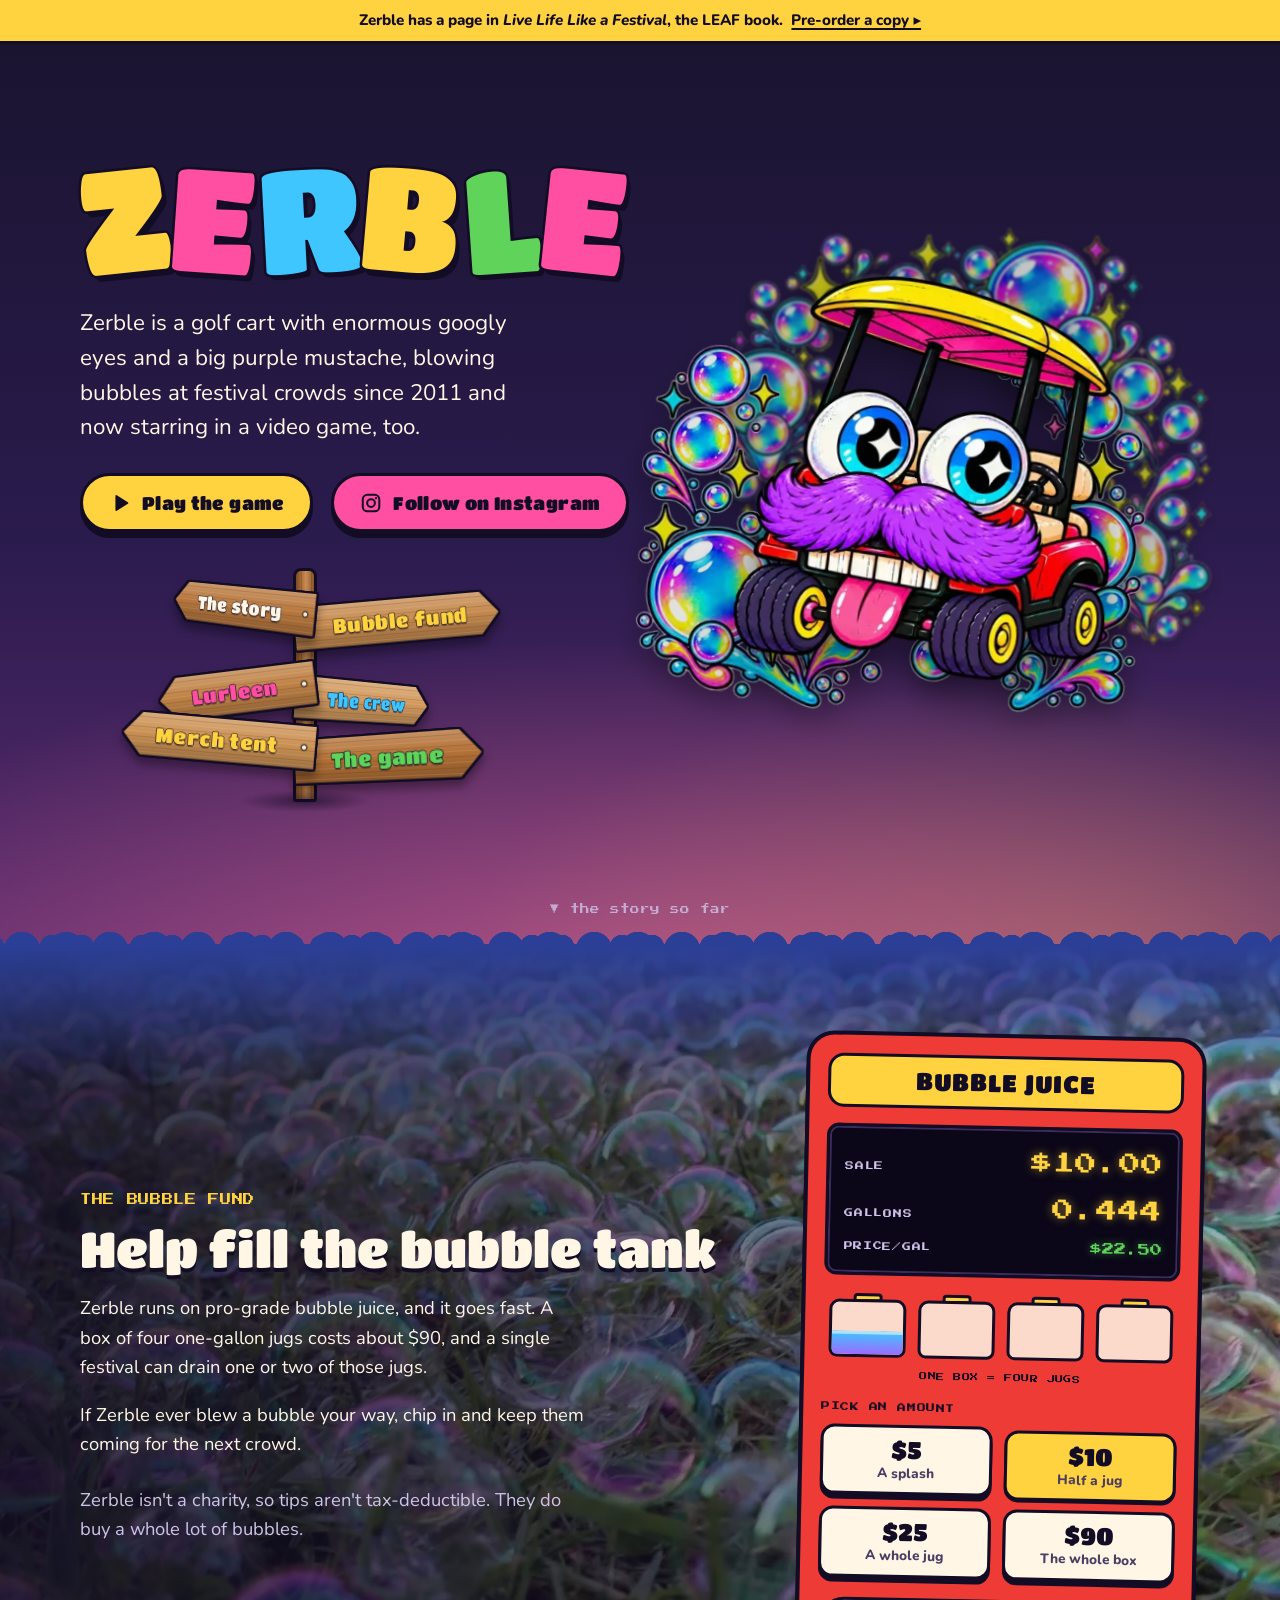
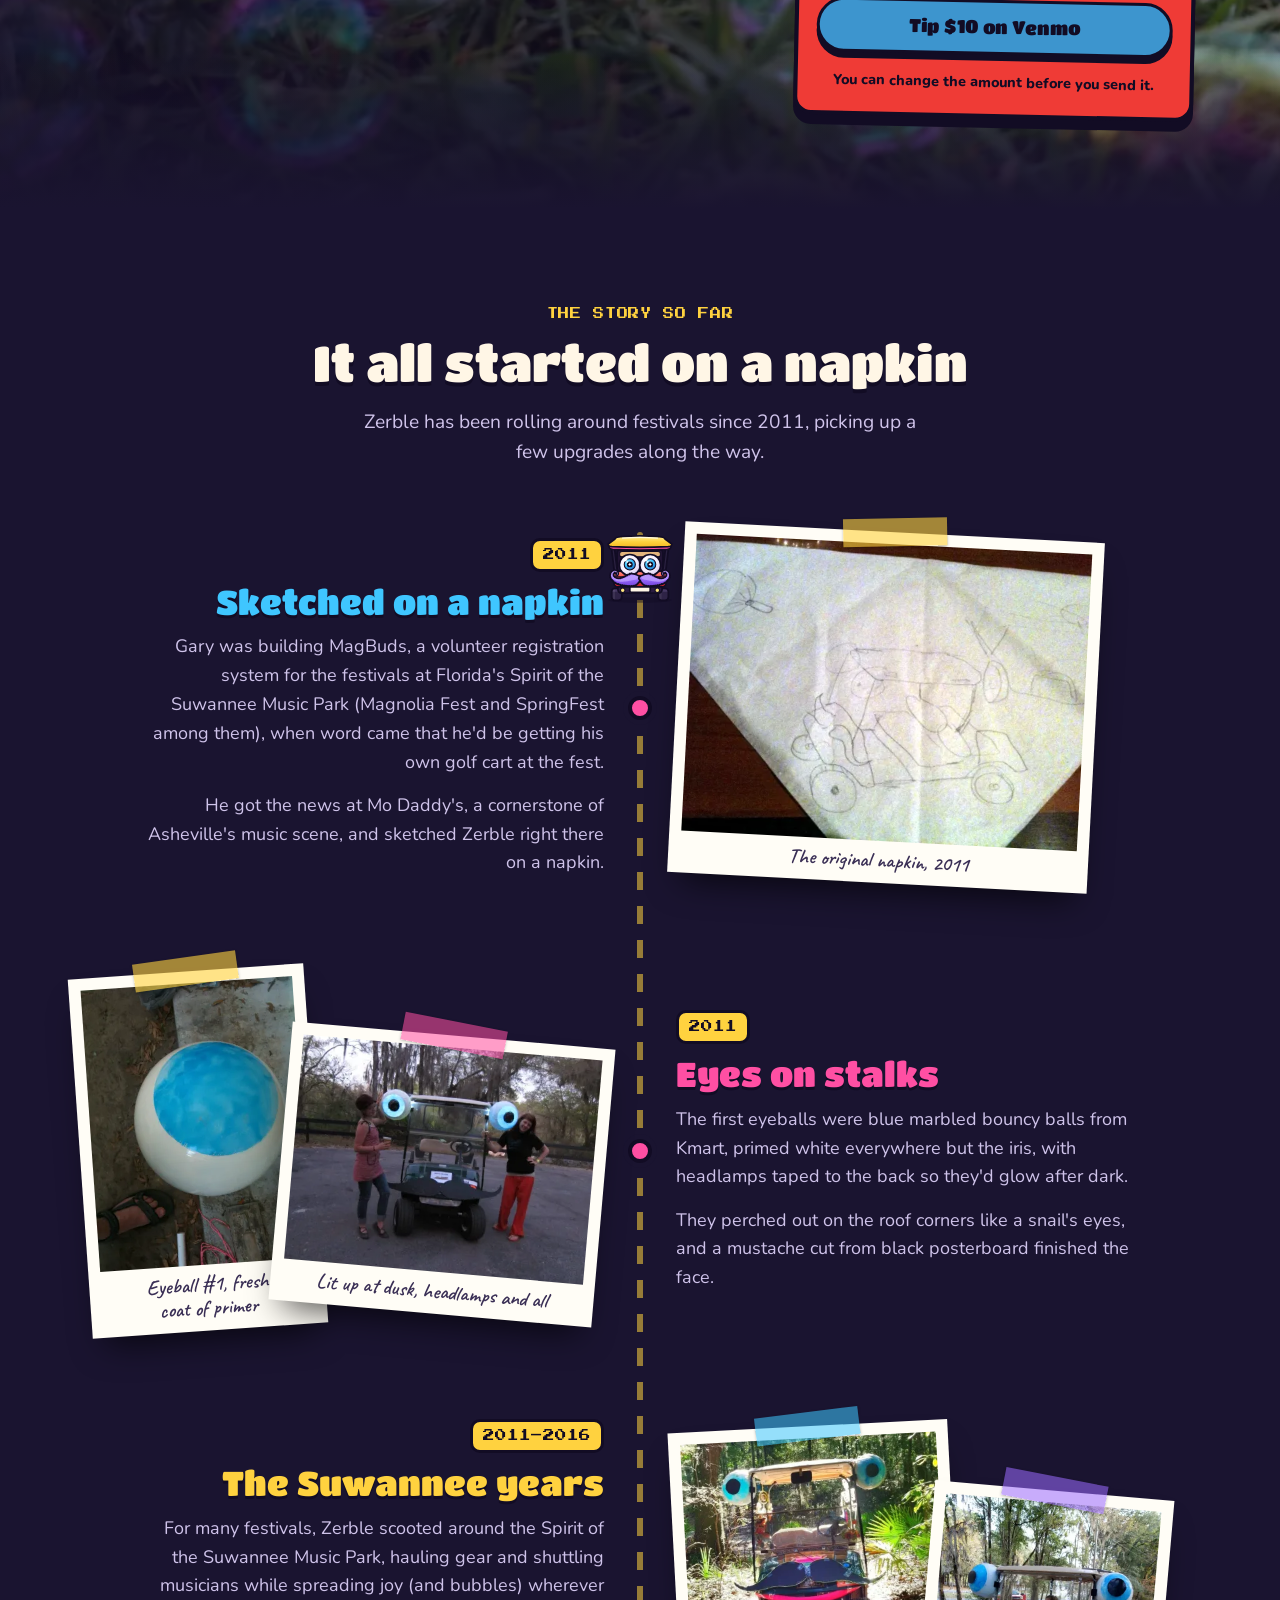
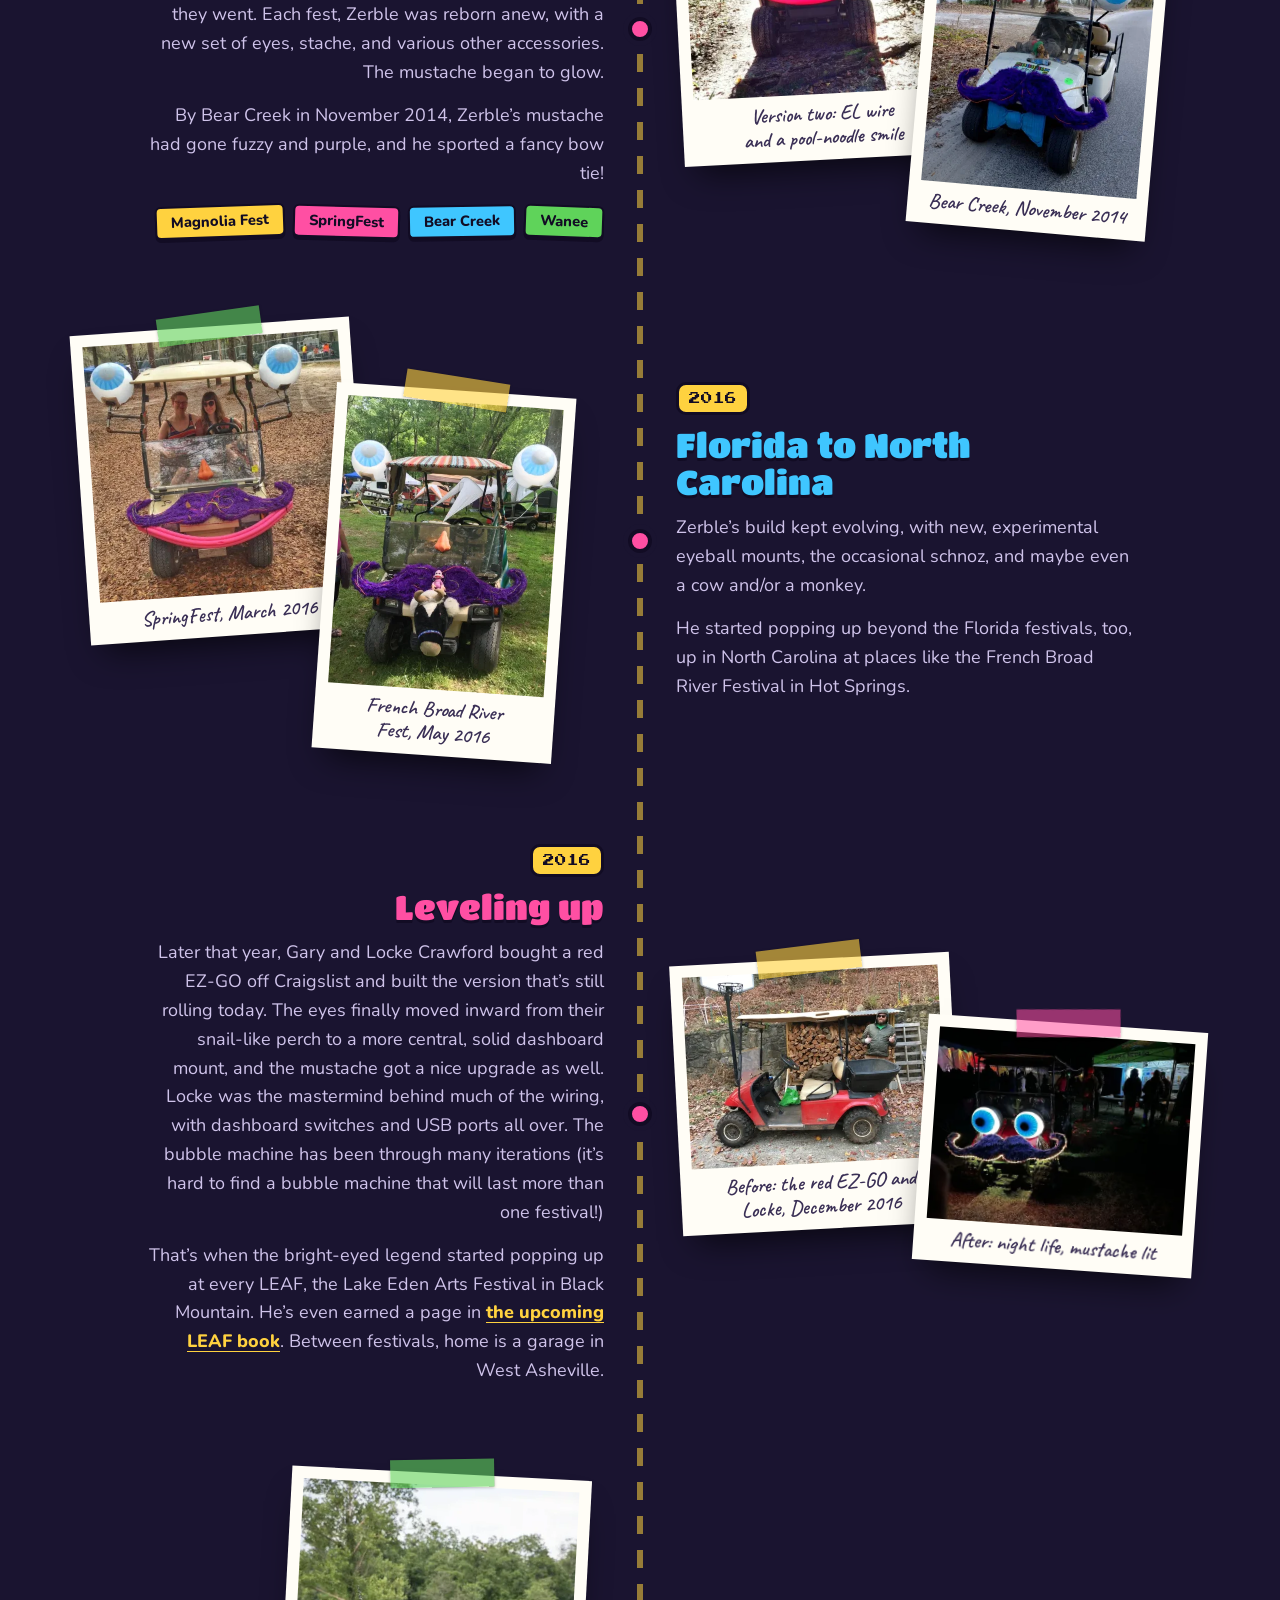
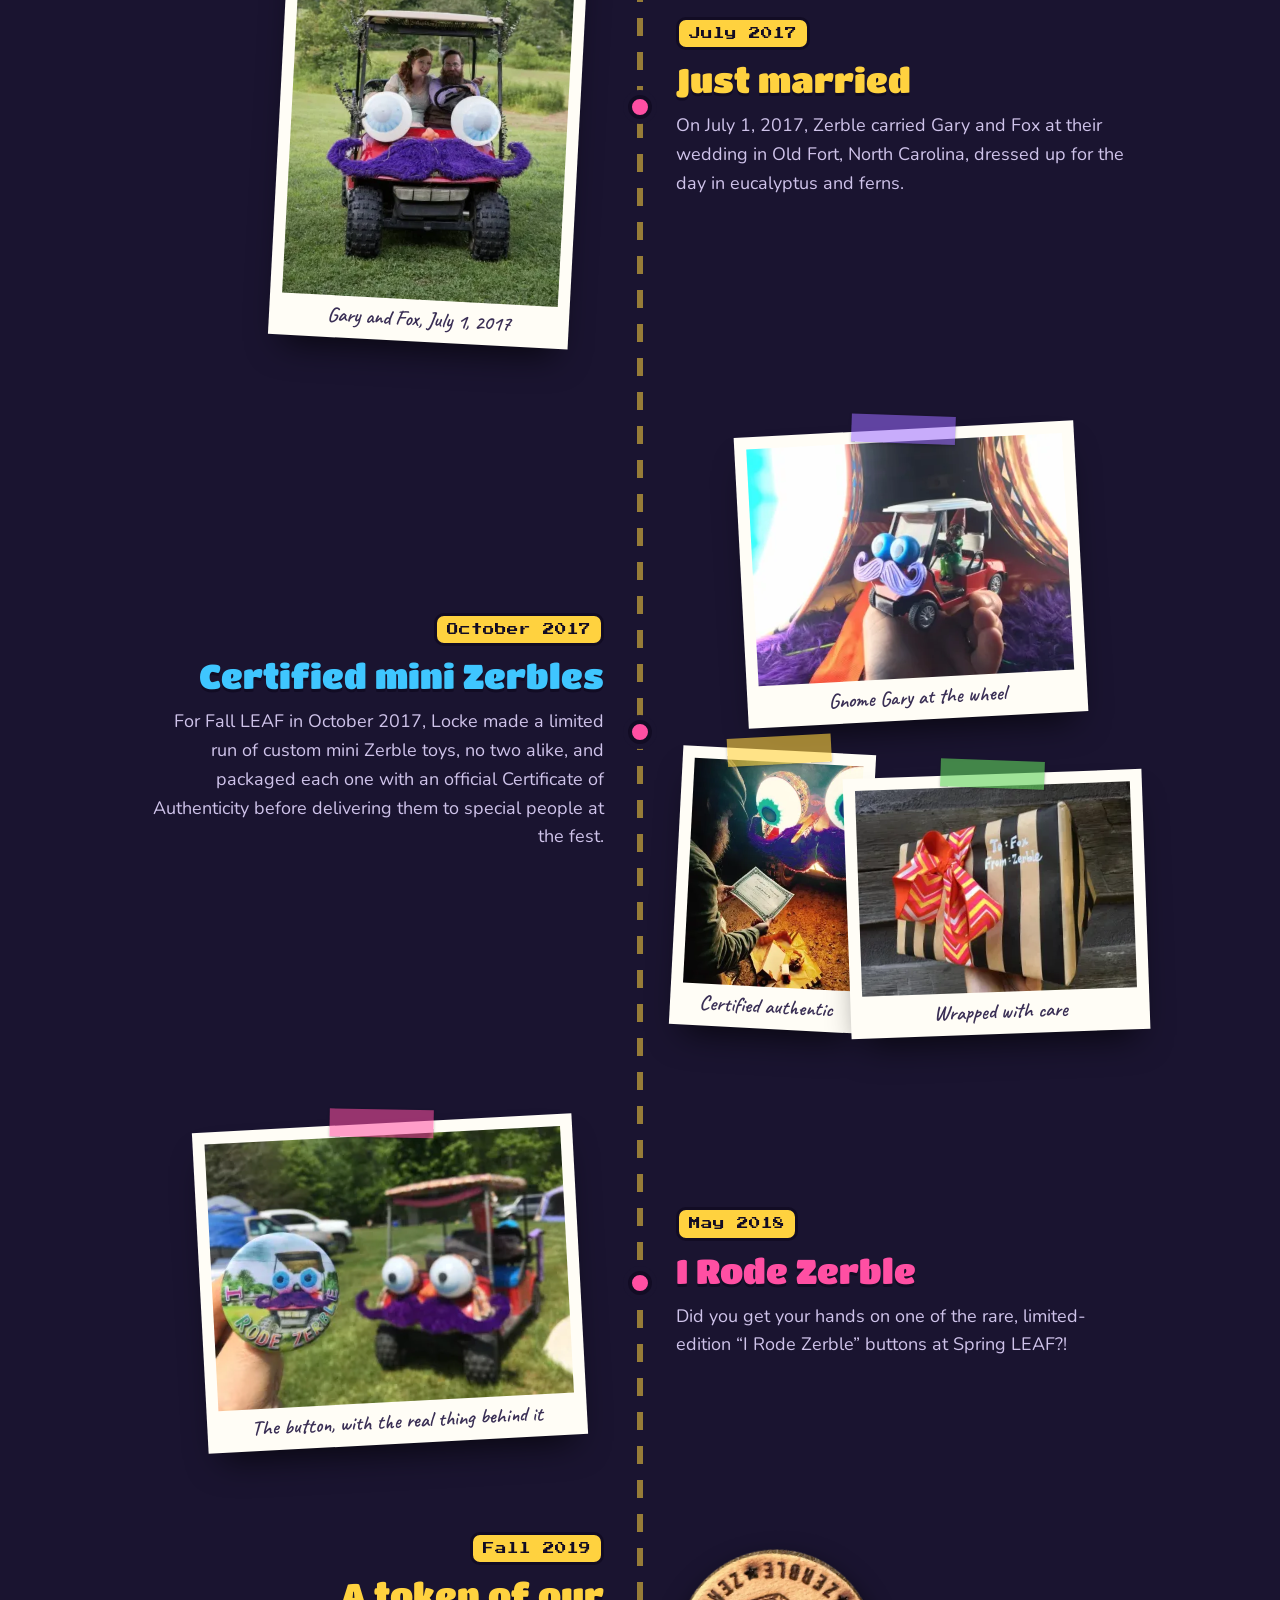
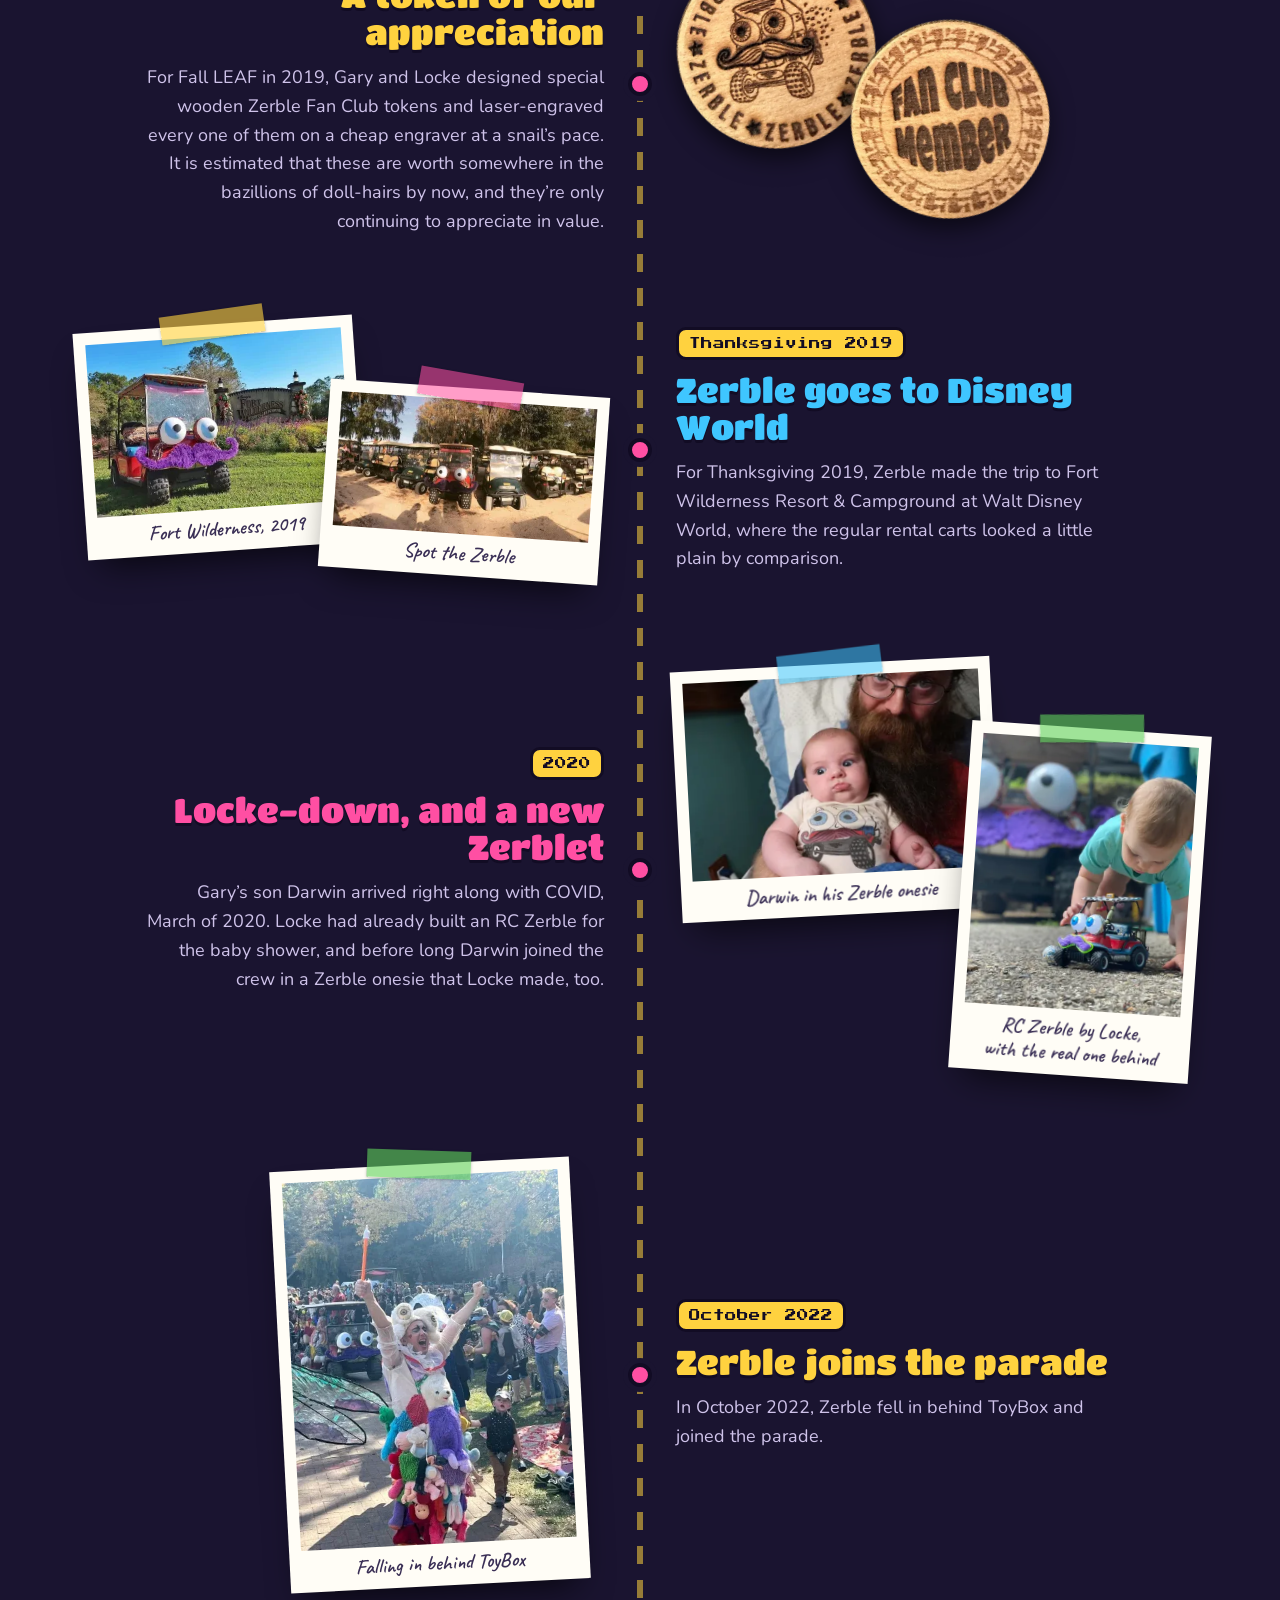
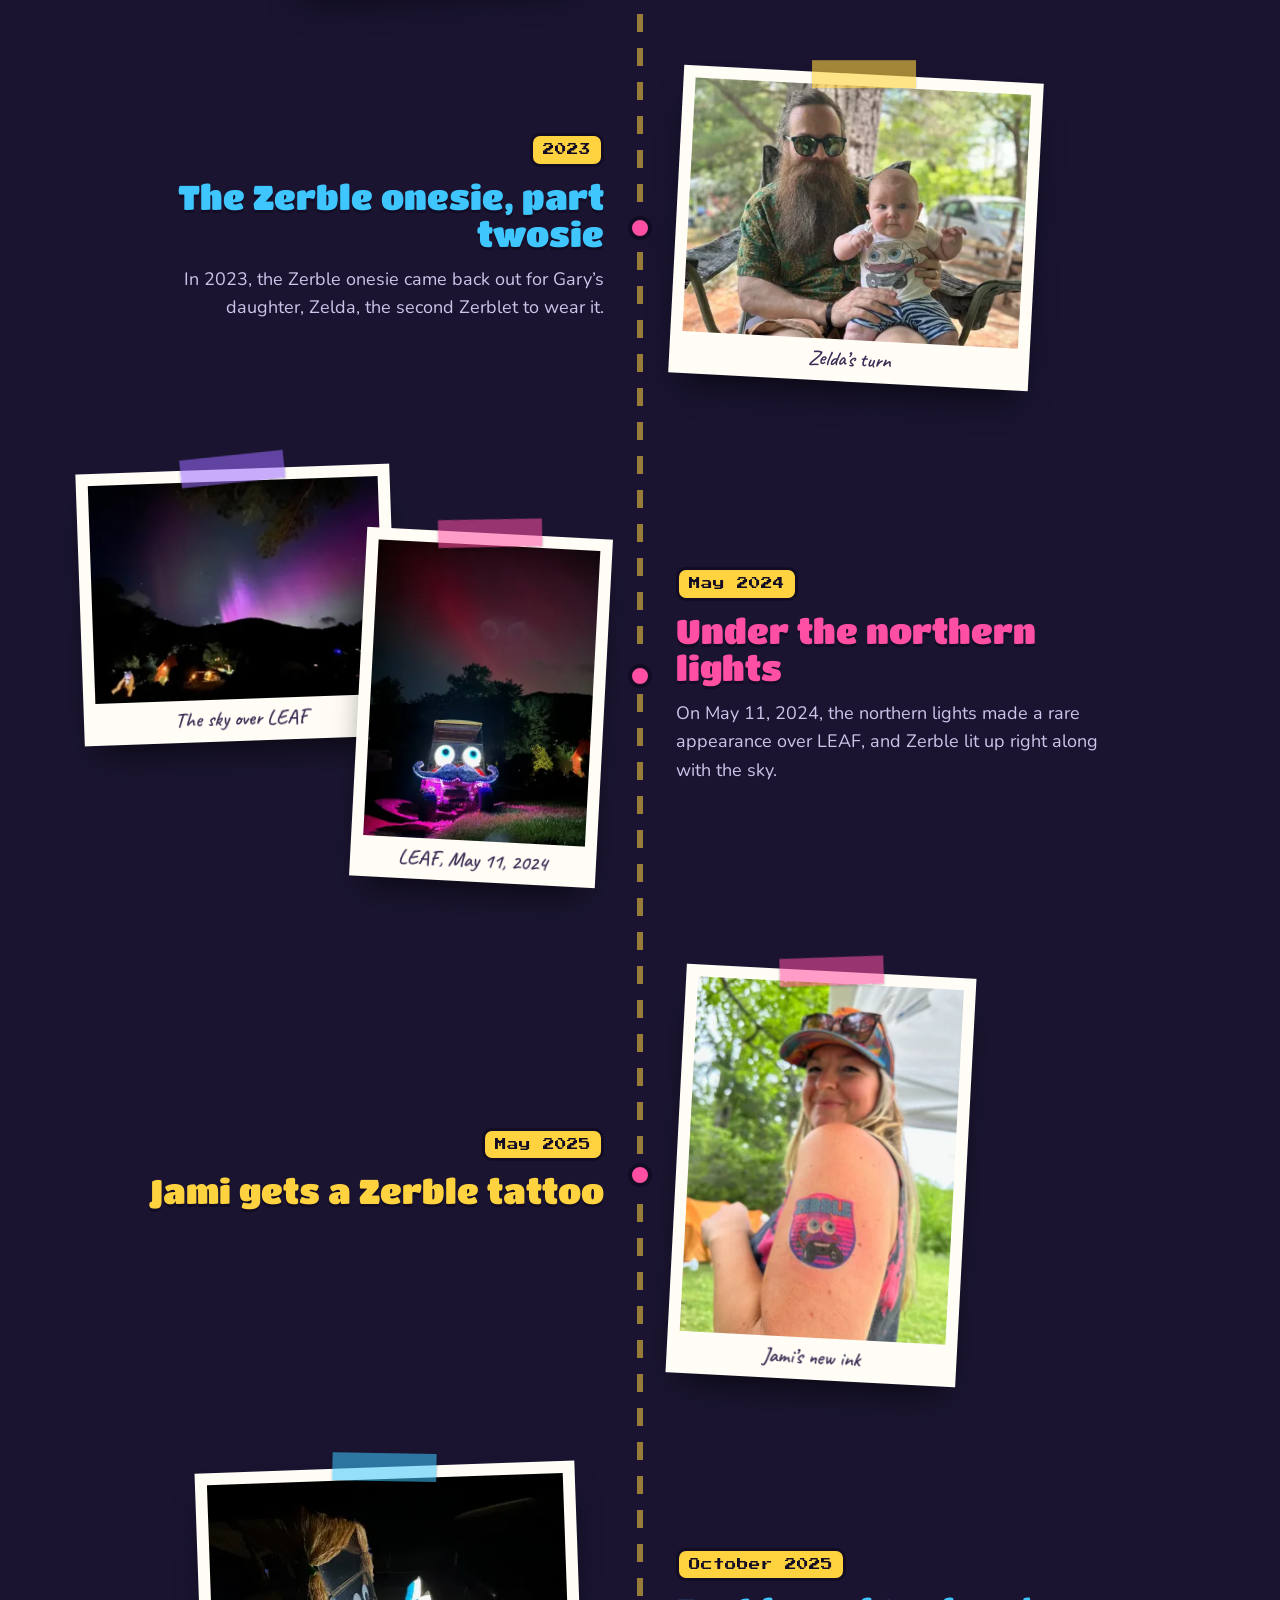
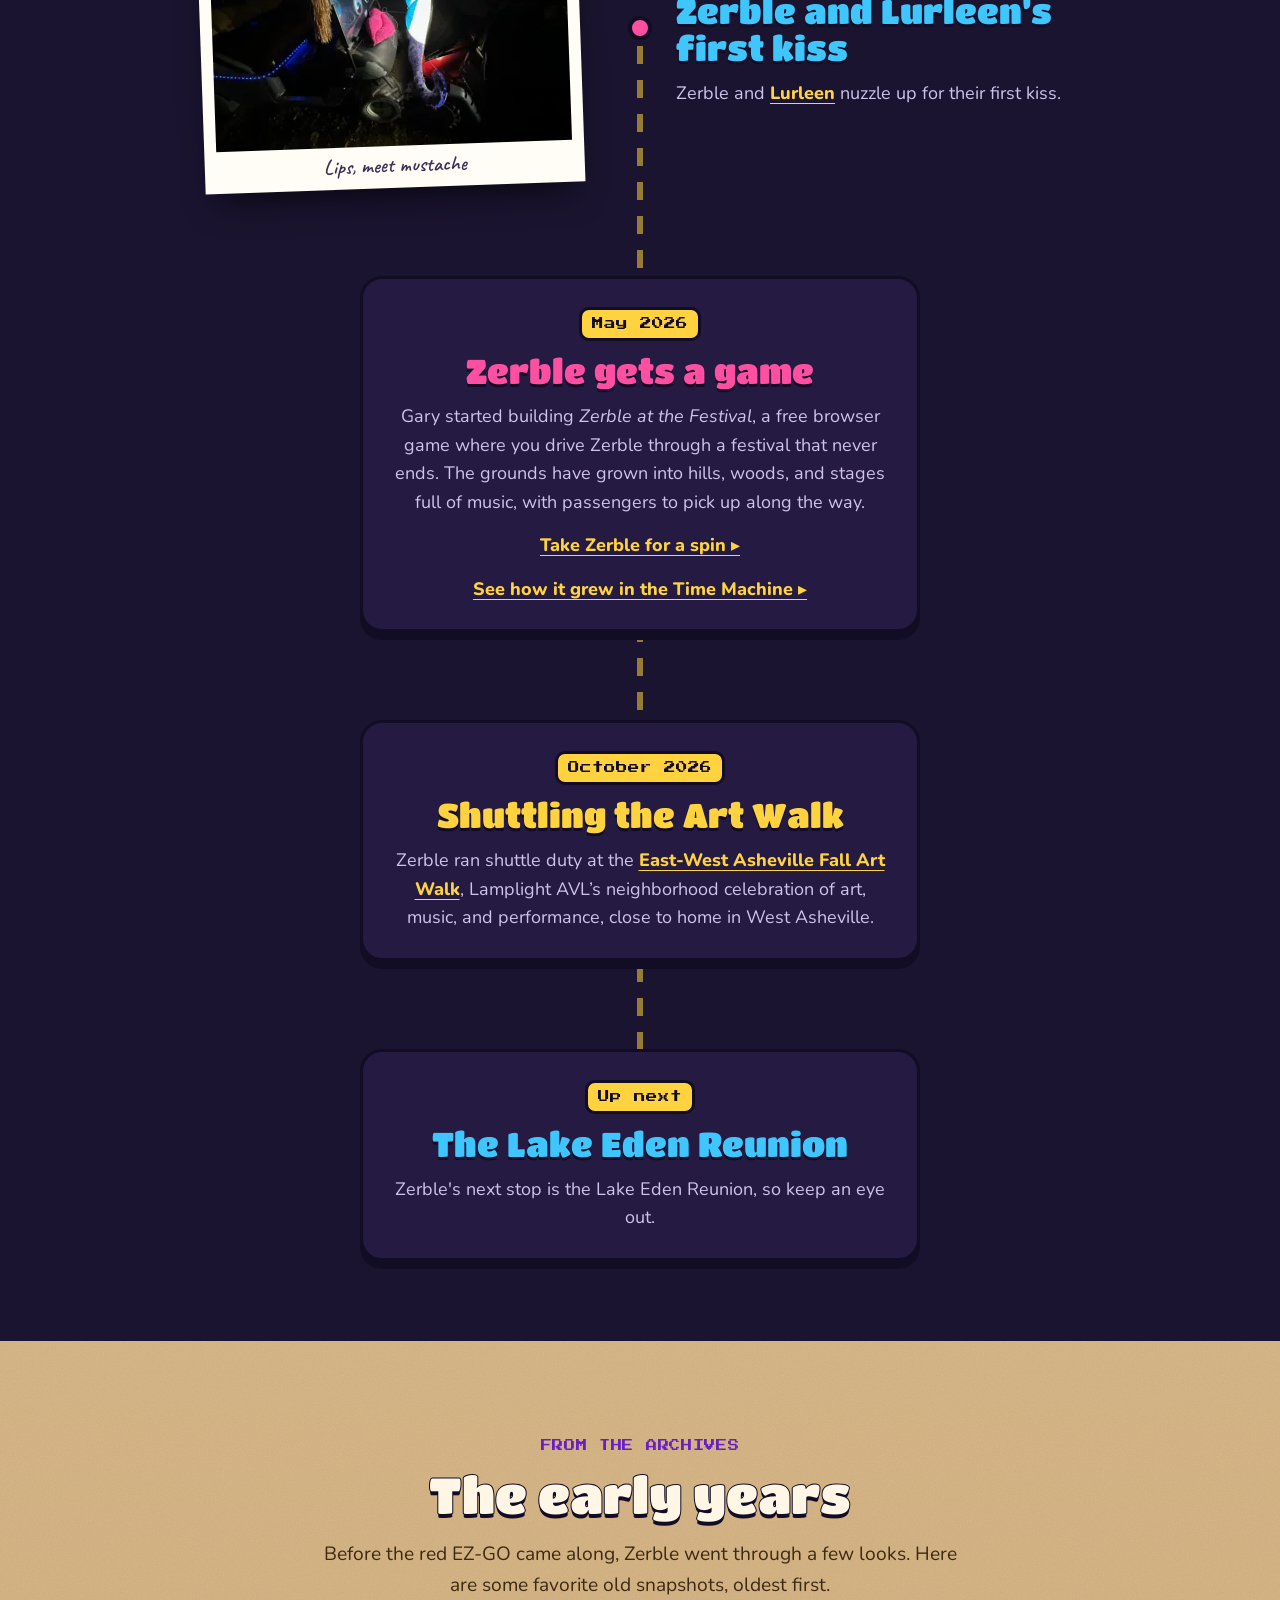
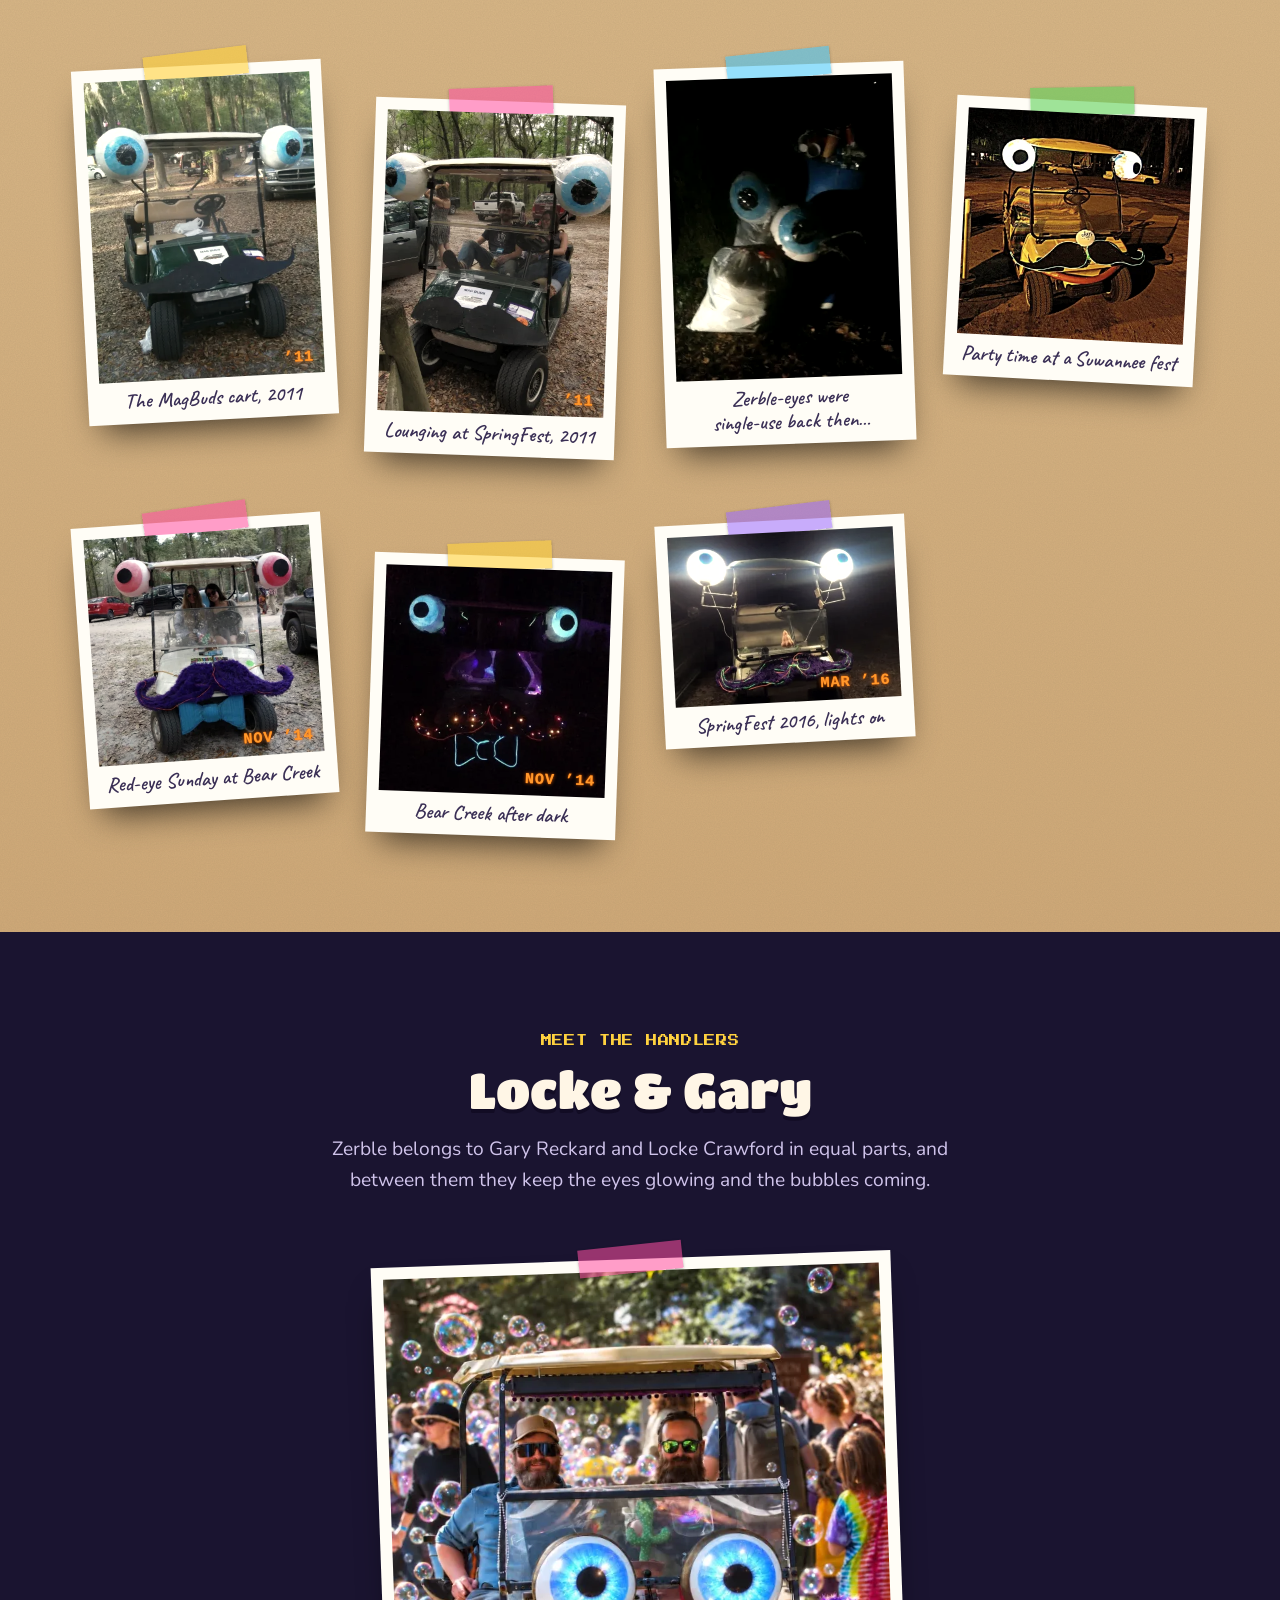
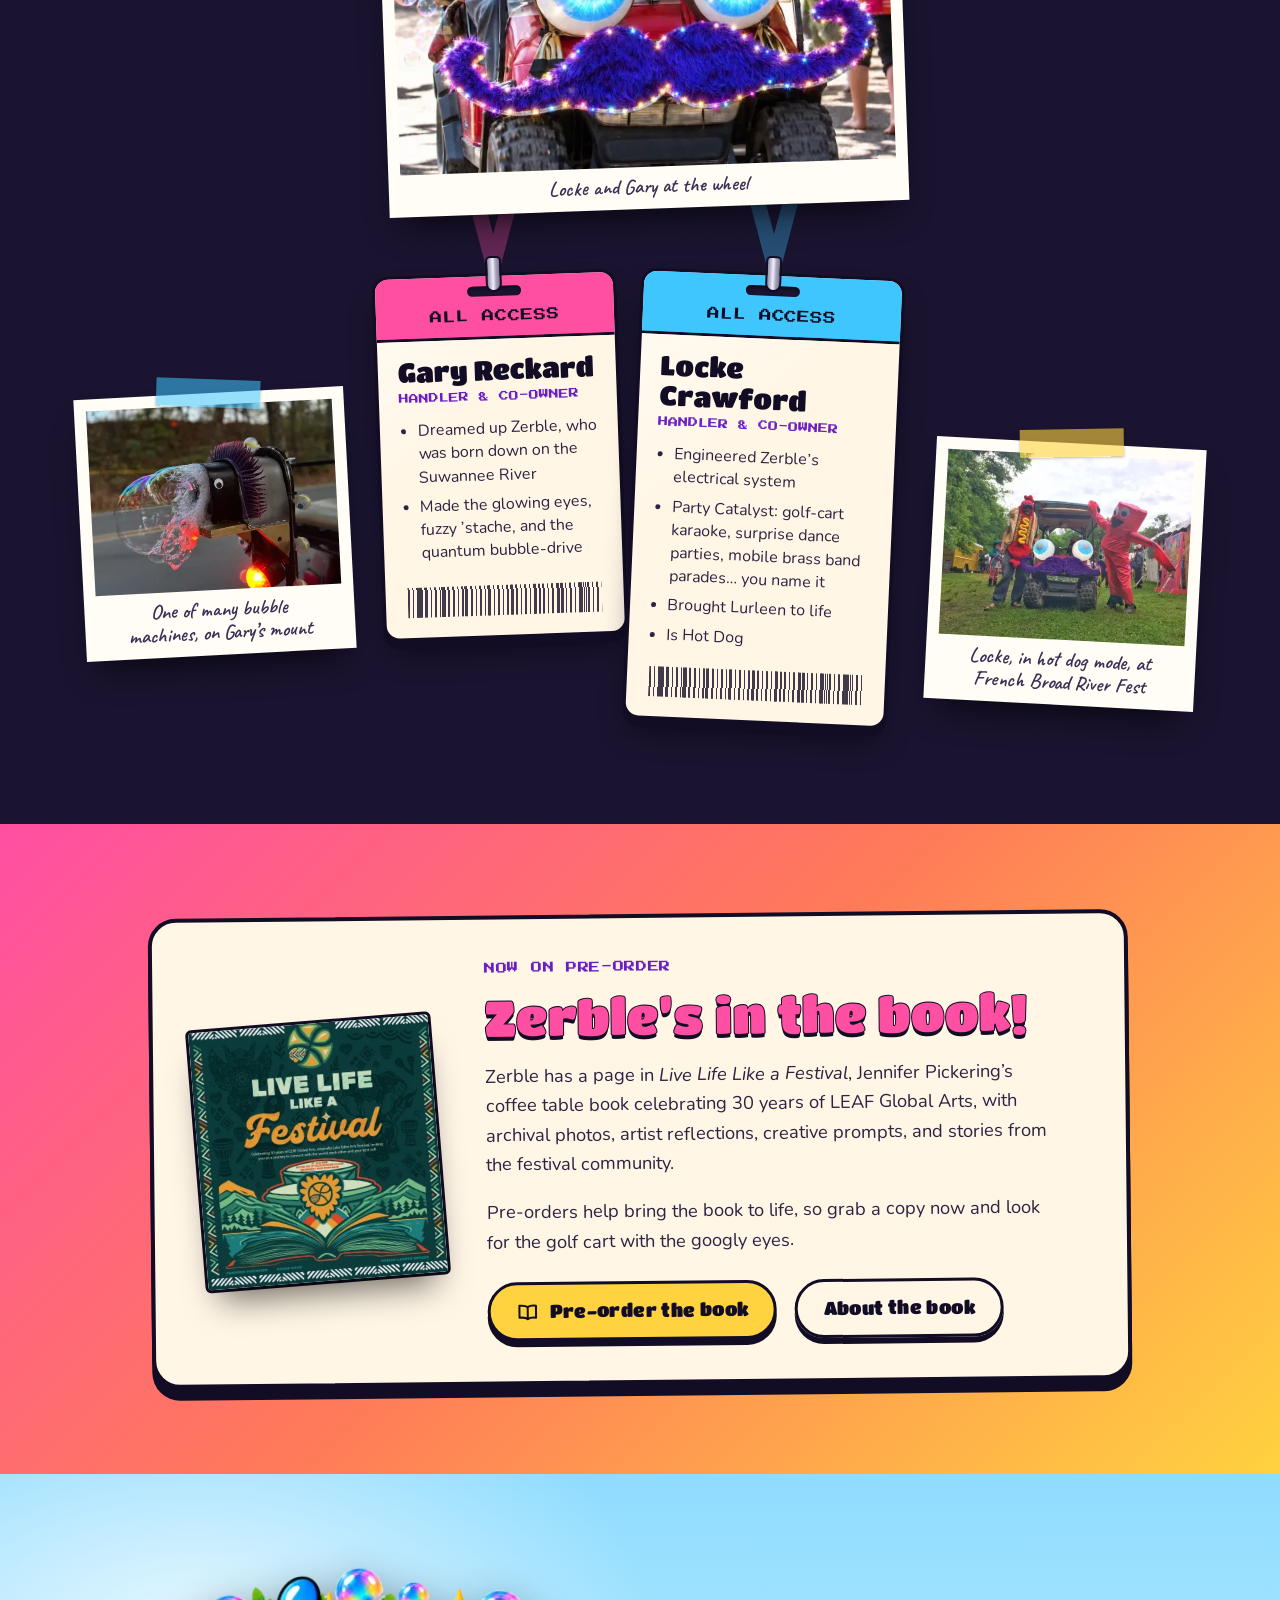
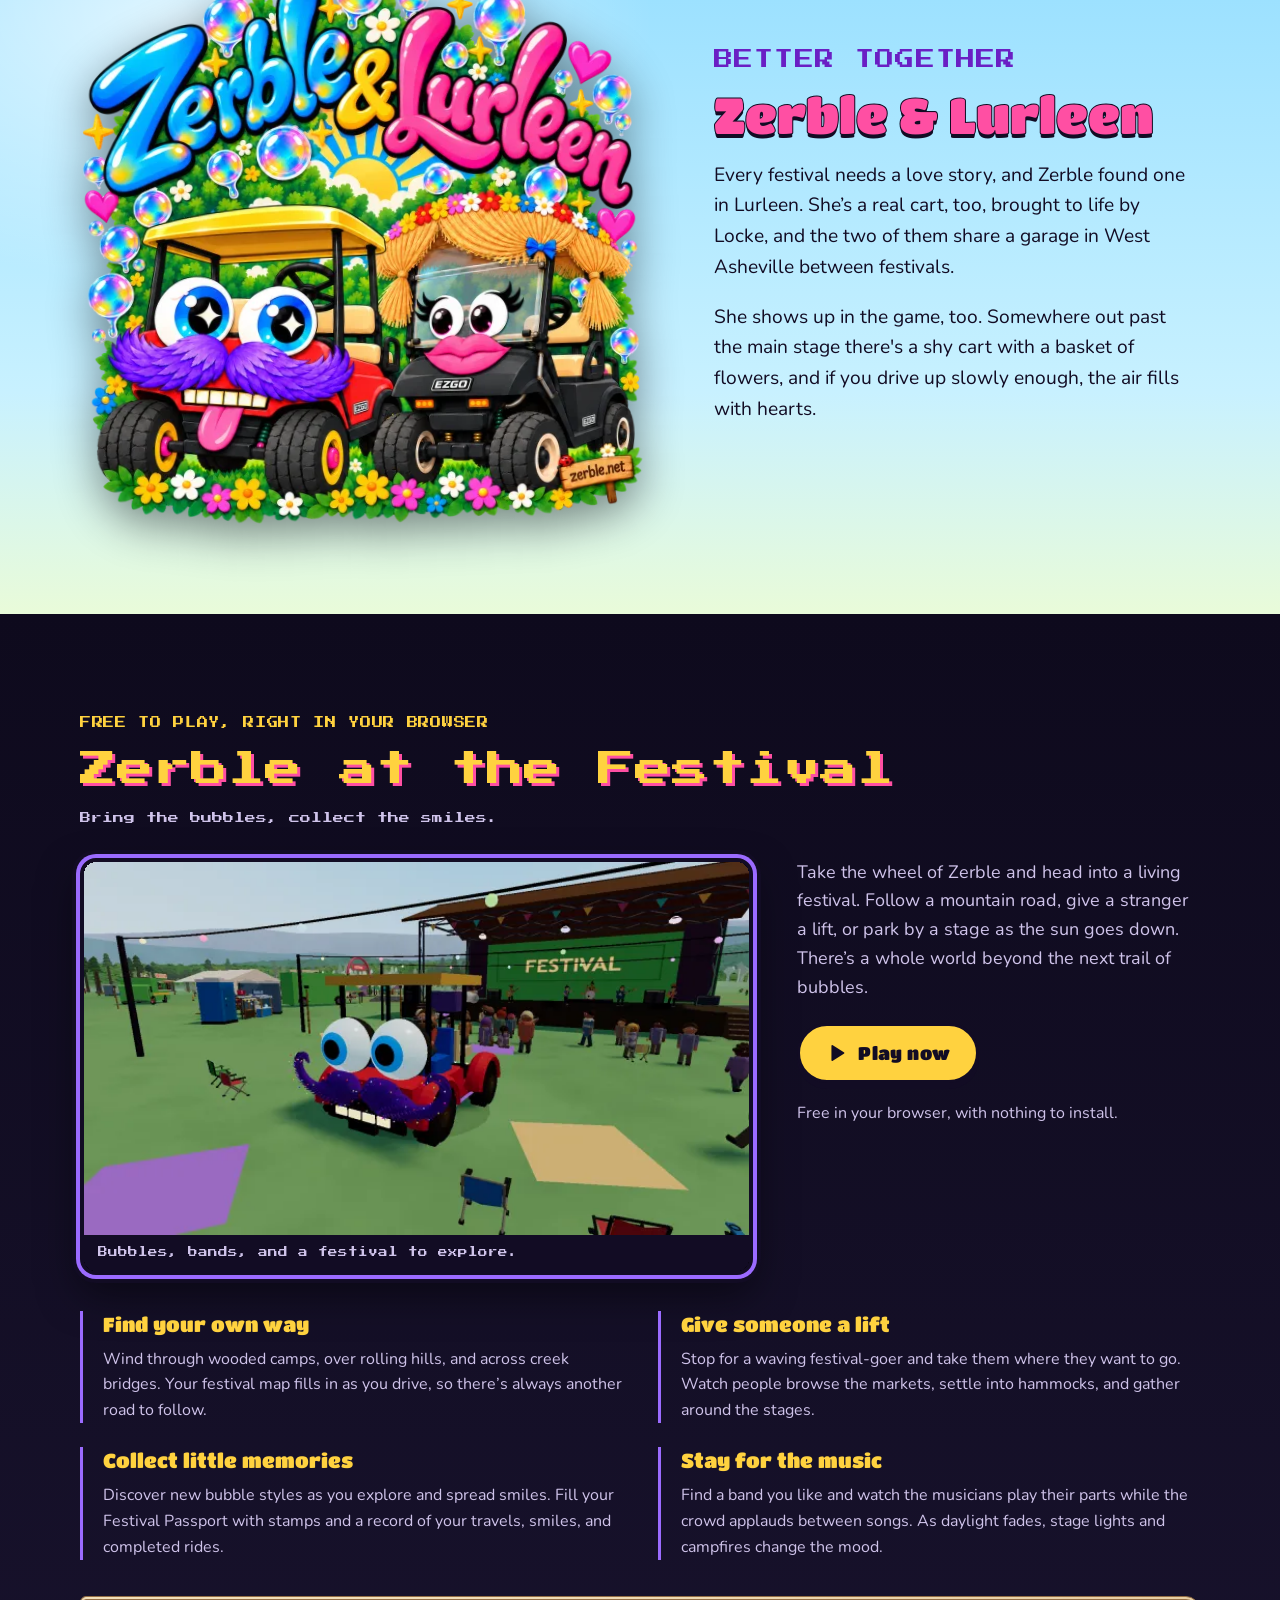
<file: index.html>
<!DOCTYPE html>
<html lang="en">
<head>
    <meta charset="utf-8">
    <meta name="viewport" content="width=device-width, initial-scale=1">

    <!-- Warm up the font and analytics origins before anything asks for them -->
    <link rel="preconnect" href="https://fonts.googleapis.com">
    <link rel="preconnect" href="https://fonts.gstatic.com" crossorigin>
    <link rel="preconnect" href="https://www.googletagmanager.com">
    <link rel="dns-prefetch" href="https://www.google-analytics.com">

    <!-- Google Analytics (GA4). Same property as the game. Host-gated so local
         previews and forks never send hits; only the real domain loads gtag. -->
    <script>
        (function () {
            if (!/(^|\.)zerble\.net$/.test(location.hostname)) return;
            var s = document.createElement('script');
            s.async = true;
            s.src = 'https://www.googletagmanager.com/gtag/js?id=G-CY1FNMY8H8';
            document.head.appendChild(s);
            window.dataLayer = window.dataLayer || [];
            window.gtag = function () { window.dataLayer.push(arguments); };
            window.gtag('js', new Date());
            window.gtag('config', 'G-CY1FNMY8H8');
        })();
    </script>

    <link rel="stylesheet" href="https://fonts.googleapis.com/css2?family=Caveat:wght@600&family=Nunito:wght@400;700;800&family=Press+Start+2P&family=Titan+One&display=swap">
    <link rel="stylesheet" href="assets/css/styles.css?v=2026-11-17c">
    <link rel="preload" as="image" type="image/avif"
          imagesrcset="assets/img/zerble-hero-cart-520.avif 520w, assets/img/zerble-hero-cart-1040.avif 1040w"
          imagesizes="(max-width: 860px) min(420px, 100vw - 32px), 520px">

    <title>Zerble · The Googly-Eyed Bubble-Butt Art Cart</title>
    <link rel="canonical" href="https://zerble.net/">
    <meta name="description"
          content="Zerble is a festival art cart with googly eyes and a purple mustache, born on a napkin in 2011. Follow along on Instagram, or play the free browser game.">
    <meta name="keywords"
          content="Zerble, art cart, festival art car, mustache golf cart, Zerble at the Festival, browser game, LEAF, Lake Eden Arts Festival, Live Life Like a Festival, Magnolia Fest, SpringFest, West Asheville, Asheville NC">
    <meta name="author" content="Gary Reckard">
    <meta name="robots" content="index, follow, max-image-preview:large">
    <meta name="theme-color" content="#1a1430">
    <meta name="color-scheme" content="dark">

    <link rel="icon" href="favicon.ico" sizes="any">
    <link rel="icon" type="image/png" href="favicon-96x96.png" sizes="96x96">
    <link rel="apple-touch-icon" sizes="180x180" href="apple-touch-icon.png">
    <meta name="apple-mobile-web-app-title" content="Zerble">
    <link rel="manifest" href="site.webmanifest">

    <meta property="og:type" content="website">
    <meta property="og:site_name" content="Zerble">
    <meta property="og:url" content="https://zerble.net/">
    <meta property="og:title" content="Zerble · The Googly-Eyed Bubble-Butt Art Cart">
    <meta property="og:description"
          content="A festival golf cart with googly eyes and a fluffy purple mustache, now starring in a video game and the LEAF book.">
    <meta property="og:locale" content="en_US">
    <meta property="og:image" content="https://zerble.net/assets/img/og-card.jpg?v=2026-10-06">
    <meta property="og:image:type" content="image/jpeg">
    <meta property="og:image:width" content="1200">
    <meta property="og:image:height" content="630">
    <meta property="og:image:alt" content="Painted art of Zerble at a festival at night: a red golf cart strung with lights, with giant blue googly eyes, a fluffy purple mustache, and a toothy grin with its tongue out, surrounded by bubbles beside a lit marquee sign reading ZERBLE, The Googly-Eyed Bubble-Butt Art Cart, and zerble.net.">
    <meta name="twitter:card" content="summary_large_image">
    <meta name="twitter:title" content="Zerble · The Googly-Eyed Bubble-Butt Art Cart">
    <meta name="twitter:description" content="A festival golf cart with googly eyes and a purple mustache, now starring in a video game.">
    <meta name="twitter:image" content="https://zerble.net/assets/img/og-card.jpg?v=2026-10-06">
    <meta name="twitter:image:alt" content="Painted art of Zerble at a festival at night: a red golf cart strung with lights, with giant blue googly eyes, a fluffy purple mustache, and a toothy grin with its tongue out, surrounded by bubbles beside a lit marquee sign reading ZERBLE, The Googly-Eyed Bubble-Butt Art Cart, and zerble.net.">

    <!-- Structured data. NOTE: absolute URLs use the production domain (zerble.net). -->
    <script type="application/ld+json">
    {
      "@context": "https://schema.org",
      "@graph": [
        {
          "@type": "WebSite",
          "@id": "https://zerble.net/#website",
          "name": "Zerble",
          "url": "https://zerble.net/",
          "inLanguage": "en-US",
          "publisher": { "@id": "https://zerble.net/#gary" }
        },
        {
          "@type": "WebPage",
          "@id": "https://zerble.net/#webpage",
          "url": "https://zerble.net/",
          "name": "Zerble · The Googly-Eyed Bubble-Butt Art Cart",
          "description": "Zerble is a festival art cart with googly eyes and a purple mustache, born on a napkin in 2011. Follow along on Instagram, or play the free browser game.",
          "inLanguage": "en-US",
          "isPartOf": { "@id": "https://zerble.net/#website" },
          "about": { "@id": "https://zerble.net/#zerble" },
          "mainEntity": { "@id": "https://zerble.net/#zerble" },
          "primaryImageOfPage": { "@id": "https://zerble.net/#primaryimage" },
          "hasPart": { "@id": "https://zerble.net/#game" },
          "mentions": [
            { "@id": "https://zerble.net/#lurleen" },
            { "@id": "https://zerble.net/#book" }
          ]
        },
        {
          "@type": "ImageObject",
          "@id": "https://zerble.net/#primaryimage",
          "url": "https://zerble.net/assets/img/og-card.jpg",
          "contentUrl": "https://zerble.net/assets/img/og-card.jpg",
          "width": 1200,
          "height": 630,
          "caption": "Zerble, the googly-eyed bubble-butt art cart, under a festival marquee sign at night"
        },
        {
          "@type": "VisualArtwork",
          "@id": "https://zerble.net/#zerble",
          "name": "Zerble",
          "alternateName": "Zerble the Art Cart",
          "description": "An art cart: a golf cart with giant googly eyes and a fluffy purple mustache, sketched on a napkin at Mo Daddy's in Asheville in 2011 and rebuilt on a red EZ-GO in 2016. Zerble has worked festivals ever since, from Magnolia Fest, SpringFest, Bear Creek, Wanee, and French Broad River Fest to LEAF in Black Mountain, North Carolina, hauling gear, shuttling musicians, and blowing bubbles. Co-owned by Gary Reckard and Locke Crawford, Zerble lives in a garage in West Asheville.",
          "artform": "Art car",
          "dateCreated": "2011",
          "creator": [
            { "@id": "https://zerble.net/#gary" },
            { "@id": "https://zerble.net/#locke" }
          ],
          "url": "https://zerble.net/",
          "image": [
            "https://zerble.net/assets/img/zerble-logo-512.png",
            "https://zerble.net/assets/img/history-napkin-960.jpg",
            "https://zerble.net/assets/img/archive-magbuds-cart-720.jpg",
            "https://zerble.net/assets/img/history-northern-lights-zerble-2024-720.jpg",
            "https://zerble.net/assets/img/handlers-1120.jpg",
            "https://zerble.net/assets/img/history-button-2018-800.jpg",
            "https://zerble.net/assets/img/zerble-hero-1040.webp",
            "https://zerble.net/assets/img/zerble-lurleen-1120.webp",
            "https://zerble.net/assets/img/zerble-pixel-600.webp"
          ],
          "sameAs": [
            "https://www.instagram.com/zerble_art_cart/",
            "https://www.facebook.com/Zerble",
            "https://www.facebook.com/people/Zerble-Reckard/100011338879765"
          ],
          "subjectOf": [
            { "@id": "https://zerble.net/#game" },
            { "@id": "https://zerble.net/#book" }
          ]
        },
        {
          "@type": "VisualArtwork",
          "@id": "https://zerble.net/#lurleen",
          "name": "Lurleen",
          "description": "Zerble's sweetheart: a black art cart with puffy pink lips, raffia hair, and a crown of flowers, who shares Zerble's garage in West Asheville.",
          "artform": "Art car",
          "creator": { "@id": "https://zerble.net/#locke" },
          "image": "https://zerble.net/assets/img/zerble-lurleen-1120.webp"
        },
        {
          "@type": "Book",
          "@id": "https://zerble.net/#book",
          "name": "Live Life Like a Festival",
          "author": { "@type": "Person", "name": "Jennifer Pickering" },
          "description": "A coffee table book celebrating 30 years of LEAF Global Arts, with a page about Zerble.",
          "about": { "@type": "Organization", "name": "LEAF Global Arts" },
          "url": "https://www.jenniferpickering.com/book",
          "image": "https://zerble.net/assets/img/book-cover-600.jpg"
        },
        {
          "@type": "VideoGame",
          "@id": "https://zerble.net/#game",
          "name": "Zerble at the Festival",
          "alternateName": "Zerble at the Festival: A Bubble Adventure",
          "url": "https://game.zerble.net/",
          "description": "A free browser game where you drive Zerble through a living festival of mountain roads, woodland camps, and performing bands. Give passengers a lift, discover bubble styles, and collect Festival Passport memories. Two modes: Just Cruisin' and Festival Run.",
          "image": "https://zerble.net/assets/img/game-current-2026-11-17-1280.jpg",
          "screenshot": "https://zerble.net/assets/img/game-current-2026-11-17-1280.jpg",
          "genre": ["Driving", "Casual", "Sandbox"],
          "gamePlatform": "Web browser",
          "applicationCategory": "GameApplication",
          "operatingSystem": "Any (runs in a modern web browser)",
          "playMode": "SinglePlayer",
          "numberOfPlayers": { "@type": "QuantitativeValue", "value": 1 },
          "dateCreated": "2026-05-22",
          "inLanguage": "en",
          "isAccessibleForFree": true,
          "about": { "@id": "https://zerble.net/#zerble" },
          "author": { "@id": "https://zerble.net/#gary" },
          "offers": {
            "@type": "Offer",
            "price": "0",
            "priceCurrency": "USD",
            "availability": "https://schema.org/InStock",
            "url": "https://game.zerble.net/"
          }
        },
        {
          "@type": "Person",
          "@id": "https://zerble.net/#gary",
          "name": "Gary Reckard",
          "description": "Co-owner and handler of Zerble. Zerble was his brainchild, born down on the Suwannee River, and he made the eyes, the mustache, and the bubble machine mount. He also built the browser game Zerble at the Festival.",
          "url": "https://github.com/garyreckard",
          "sameAs": ["https://github.com/garyreckard"]
        },
        {
          "@type": "Person",
          "@id": "https://zerble.net/#locke",
          "name": "Locke Crawford",
          "description": "Co-owner and handler of Zerble, who did much of the wiring, brought Lurleen to life, and throws a lot of the party, from golf-cart karaoke and surprise dance parties to mobile brass band parades."
        }
      ]
    }
    </script>
</head>
<body>
<a class="skip-link" href="#main">Skip to content</a>

<p class="announce">
    <a href="#book" data-ga="book_announce">Zerble has a page in <cite>Live Life Like a Festival</cite>, the LEAF book. <span>Pre-order a copy &#9656;</span></a>
</p>

<div class="bubbles" aria-hidden="true">
    <span style="--x:4%;--s:38px;--d:19s;--delay:-3s;--sway:30px"></span>
    <span class="far" style="--x:12%;--s:70px;--d:26s;--delay:-14s;--sway:-40px"></span>
    <span class="mid" style="--x:21%;--s:24px;--d:15s;--delay:-8s;--sway:20px"></span>
    <span style="--x:30%;--s:52px;--d:22s;--delay:-19s;--sway:45px"></span>
    <span class="far" style="--x:41%;--s:30px;--d:17s;--delay:-1s;--sway:-25px"></span>
    <span class="mid" style="--x:52%;--s:84px;--d:30s;--delay:-22s;--sway:35px"></span>
    <span style="--x:61%;--s:34px;--d:18s;--delay:-11s;--sway:-30px"></span>
    <span class="far" style="--x:70%;--s:58px;--d:24s;--delay:-6s;--sway:25px"></span>
    <span class="mid" style="--x:79%;--s:26px;--d:16s;--delay:-13s;--sway:-20px"></span>
    <span style="--x:87%;--s:66px;--d:28s;--delay:-17s;--sway:-45px"></span>
    <span class="far" style="--x:94%;--s:32px;--d:20s;--delay:-5s;--sway:20px"></span>
    <span style="--x:47%;--s:20px;--d:14s;--delay:-9s;--sway:15px"></span>
</div>

<header class="hero" id="top" data-screen-label="hero">
    <div class="wrap">
        <div>
            <h1 class="wordmark" aria-label="Zerble">
                <span class="ltr" aria-hidden="true" style="--base:var(--sun);--hot:var(--pink);--rot:-6deg;--hot-rot:-14deg;--lift:-.16em">Z</span><span class="ltr" aria-hidden="true" style="--base:var(--pink);--hot:var(--sky);--rot:4deg;--hot-rot:11deg;--lift:-.13em">E</span><span class="ltr" aria-hidden="true" style="--base:var(--sky);--hot:var(--sun);--rot:-3deg;--hot-rot:-9deg;--lift:-.16em">R</span><span class="ltr" aria-hidden="true" style="--base:var(--sun);--hot:var(--leaf);--rot:5deg;--hot-rot:12deg;--lift:-.13em">B</span><span class="ltr" aria-hidden="true" style="--base:var(--leaf);--hot:var(--pink);--rot:-4deg;--hot-rot:-10deg;--lift:-.16em">L</span><span class="ltr" aria-hidden="true" style="--base:var(--pink);--hot:var(--sun);--rot:6deg;--hot-rot:13deg;--lift:-.13em">E</span>
            </h1>
            <p class="lead">Zerble is a golf cart with enormous googly eyes and a big purple mustache, blowing bubbles at festival crowds since 2011 and now starring in a video game, too.</p>
            <div class="btn-row">
                <a class="btn btn-play" href="https://game.zerble.net/" data-ga="play_game_hero">
                    <svg viewBox="0 0 24 24" aria-hidden="true" focusable="false"><path fill="currentColor" d="M7 4.5v15a1 1 0 0 0 1.5.86l12-7.5a1 1 0 0 0 0-1.72l-12-7.5A1 1 0 0 0 7 4.5Z"/></svg>
                    Play the game
                </a>
                <a class="btn btn-gram" href="https://www.instagram.com/zerble_art_cart/" data-ga="instagram_hero">
                    <svg viewBox="0 0 24 24" aria-hidden="true" focusable="false"><rect x="3" y="3" width="18" height="18" rx="5" fill="none" stroke="currentColor" stroke-width="2.2"/><circle cx="12" cy="12" r="4.2" fill="none" stroke="currentColor" stroke-width="2.2"/><circle cx="17.4" cy="6.6" r="1.3" fill="currentColor"/></svg>
                    Follow on Instagram
                </a>
            </div>
            <nav class="signpost" aria-label="Around the site">
                <ul>
                    <li class="to-r"><a class="board" href="#bubble-juice" data-ga="signpost_bubble_fund" style="--rot:-5deg;--wood:#c68b50;--paint:var(--sun)">Bubble fund</a></li>
                    <li class="to-l"><a class="board" href="#story" data-ga="signpost_story" style="--rot:6deg;--ry:-26deg;--wood:#b9793f;--paint:var(--cream)">The story</a></li>
                    <li class="to-r"><a class="board" href="#handlers" data-ga="signpost_crew" style="--rot:4deg;--ry:28deg;--wood:#d29a5e;--paint:var(--sky)">The crew</a></li>
                    <li class="to-l"><a class="board" href="#lurleen" data-ga="signpost_lurleen" style="--rot:-7deg;--wood:#c08347;--paint:var(--pink)">Lurleen</a></li>
                    <li class="to-r"><a class="board" href="#game" data-ga="signpost_game" style="--rot:-3deg;--ry:-22deg;--wood:#b47237;--paint:var(--leaf)">The game</a></li>
                    <li class="to-l"><a class="board" href="#merch" data-ga="signpost_merch" style="--rot:5deg;--wood:#cc9255;--paint:var(--sun)">Merch tent</a></li>
                </ul>
            </nav>
        </div>
        <div class="hero-art">
            <picture class="hero-layer hero-layer--arch">
                <source type="image/avif" srcset="assets/img/zerble-hero-arch-520.avif 520w, assets/img/zerble-hero-arch-780.avif 780w" sizes="(max-width: 860px) min(420px, 100vw - 32px), 520px">
                <source type="image/webp" srcset="assets/img/zerble-hero-arch-520.webp 520w, assets/img/zerble-hero-arch-780.webp 780w" sizes="(max-width: 860px) min(420px, 100vw - 32px), 520px">
                <img src="assets/img/zerble-hero-arch-720.png" width="720" height="576" decoding="async" alt="">
            </picture>
            <picture class="hero-layer hero-layer--corners">
                <source type="image/avif" srcset="assets/img/zerble-hero-corners-520.avif 520w, assets/img/zerble-hero-corners-780.avif 780w" sizes="(max-width: 860px) min(420px, 100vw - 32px), 520px">
                <source type="image/webp" srcset="assets/img/zerble-hero-corners-520.webp 520w, assets/img/zerble-hero-corners-780.webp 780w" sizes="(max-width: 860px) min(420px, 100vw - 32px), 520px">
                <img src="assets/img/zerble-hero-corners-720.png" width="720" height="576" decoding="async" alt="">
            </picture>
            <picture class="hero-layer hero-layer--cart">
                <source type="image/avif" srcset="assets/img/zerble-hero-cart-520.avif 520w, assets/img/zerble-hero-cart-1040.avif 1040w" sizes="(max-width: 860px) min(420px, 100vw - 32px), 520px">
                <source type="image/webp" srcset="assets/img/zerble-hero-cart-520.webp 520w, assets/img/zerble-hero-cart-1040.webp 1040w" sizes="(max-width: 860px) min(420px, 100vw - 32px), 520px">
                <img src="assets/img/zerble-hero-cart-720.png" width="720" height="576" fetchpriority="high" decoding="async"
                     alt="Sticker art of Zerble: a red golf cart with a yellow roof, giant blue googly eyes, a fluffy purple mustache, and tongue out, framed by an arch of rainbow bubbles and sparkles.">
            </picture>
            <button class="tilt-chip" type="button" data-ga="hero_tilt" hidden>
                <svg viewBox="0 0 24 24" aria-hidden="true" focusable="false"><rect x="6.5" y="2.5" width="11" height="19" rx="2.5" fill="none" stroke="currentColor" stroke-width="2.2"/><circle cx="12" cy="18" r="1.2" fill="currentColor"/></svg>
                Tap to tilt
            </button>
        </div>
    </div>
    <a class="scroll-cue" href="#story">▼ the story so far</a>
</header>

<main id="main">
    <section class="tank" id="bubble-juice" data-screen-label="bubble-juice" aria-labelledby="tank-title">
        <div class="tank-bg" aria-hidden="true">
            <picture>
                <source type="image/webp" srcset="assets/img/zerbubbles-800.webp 800w, assets/img/zerbubbles-1600.webp 1600w" sizes="100vw">
                <img src="assets/img/zerbubbles-1600.jpg" width="1600" height="1066" loading="lazy" decoding="async" alt="">
            </picture>
        </div>
        <div class="wrap tank-grid">
            <div class="tank-text">
                <p class="eyebrow">The bubble fund</p>
                <h2 id="tank-title">Help fill the bubble tank</h2>
                <p>Zerble runs on pro-grade bubble juice, and it goes fast. A box of four one-gallon jugs costs about $90, and a single festival can drain one or two of those jugs.</p>
                <p>If Zerble ever blew a bubble your way, chip in and keep them coming for the next crowd.</p>
                <p class="tank-fine">Zerble isn't a charity, so tips aren't tax-deductible. They do buy a whole lot of bubbles.</p>
            </div>

            <div class="pump" data-price="22.50">
                <p class="pump-sign" aria-hidden="true">Bubble juice</p>
                <div class="pump-screen" aria-hidden="true">
                    <p class="pump-row"><span>Sale</span><b data-pump="sale">$10.00</b></p>
                    <p class="pump-row"><span>Gallons</span><b data-pump="gallons">0.444</b></p>
                    <p class="pump-row pump-row--price"><span>Price/gal</span><b>$22.50</b></p>
                </div>
                <div class="jugs" aria-hidden="true">
                    <span class="jug"><span style="--fill:.444"></span></span>
                    <span class="jug"><span style="--fill:0"></span></span>
                    <span class="jug"><span style="--fill:0"></span></span>
                    <span class="jug"><span style="--fill:0"></span></span>
                    <small>One box = four jugs</small>
                </div>
                <fieldset class="grades">
                    <legend>Pick an amount</legend>
                    <label class="grade"><input type="radio" name="tip" value="5"><b>$5</b><span>A splash</span></label>
                    <label class="grade"><input type="radio" name="tip" value="10" checked><b>$10</b><span>Half a jug</span></label>
                    <label class="grade"><input type="radio" name="tip" value="25"><b>$25</b><span>A whole jug</span></label>
                    <label class="grade"><input type="radio" name="tip" value="90"><b>$90</b><span>The whole box</span></label>
                </fieldset>
                <p class="sr-only" aria-live="polite" data-pump="summary">$10 buys about 0.4 gallons of bubble juice.</p>
                <div class="pump-pay">
                    <a class="btn btn-venmo" href="https://venmo.com/zerble?txn=pay&amp;amount=10&amp;note=Bubble%20juice%20for%20Zerble" data-pay="venmo" data-ga="tip_venmo" data-ga-amount="10"><span>Tip <span class="amt">$10</span> on Venmo</span></a>
                </div>
                <p class="pump-note">You can change the amount before you send it.</p>
            </div>
        </div>
    </section>

    <section class="story" id="story" data-screen-label="story" aria-labelledby="story-title">
        <div class="wrap">
            <div class="story-head">
                <p class="eyebrow">The story so far</p>
                <h2 id="story-title">It all started on a napkin</h2>
                <p>Zerble has been rolling around festivals since 2011, picking up a few upgrades along the way.</p>
            </div>

            <ol class="timeline">
                <li class="moment">
                    <div class="moment-text">
                        <p class="when"><time datetime="2011">2011</time></p>
                        <h3>Sketched on a napkin</h3>
                        <p>Gary was building MagBuds, a volunteer registration system for the festivals at Florida's Spirit of the Suwannee Music Park (Magnolia Fest and SpringFest among them), when word came that he'd be getting his own golf cart at the fest.</p>
                        <p>He got the news at Mo Daddy's, a cornerstone of Asheville's music scene, and sketched Zerble right there on a napkin.</p>
                    </div>
                    <div class="moment-media">
                        <figure class="snap" style="--w:420px;--tilt:3deg">
                            <picture>
                                <source type="image/webp" srcset="assets/img/history-napkin-480.webp 480w, assets/img/history-napkin-960.webp 960w" sizes="(max-width: 860px) calc(100vw - 110px), 420px">
                                <img src="assets/img/history-napkin-960.jpg" width="960" height="720" loading="lazy" decoding="async"
                                     alt="The original 2011 pencil sketch of Zerble on a folded paper napkin: a golf cart with eyes on stalks and a curly mustache.">
                            </picture>
                            <figcaption>The original napkin, 2011</figcaption>
                        </figure>
                    </div>
                </li>

                <li class="moment moment--flip">
                    <div class="moment-text">
                        <p class="when"><time datetime="2011">2011</time></p>
                        <h3>Eyes on stalks</h3>
                        <p>The first eyeballs were blue marbled bouncy balls from Kmart, primed white everywhere but the iris, with headlamps taped to the back so they'd glow after dark.</p>
                        <p>They perched out on the roof corners like a snail's eyes, and a mustache cut from black posterboard finished the face.</p>
                    </div>
                    <div class="moment-media snaps">
                        <figure class="snap" style="--w:240px;--tilt:-4deg">
                            <picture>
                                <source type="image/webp" srcset="assets/img/history-first-eyeball-360.webp 360w, assets/img/history-first-eyeball-720.webp 720w" sizes="(max-width: 860px) 42vw, 240px">
                                <img src="assets/img/history-first-eyeball-720.jpg" width="720" height="960" loading="lazy" decoding="async"
                                     alt="The first Zerble eyeball: a big bouncy ball primed white, with its marbled blue iris left showing.">
                            </picture>
                            <figcaption>Eyeball #1, fresh coat of primer</figcaption>
                        </figure>
                        <figure class="snap" style="--w:330px;--tilt:5deg;--tape:rgba(255,79,163,.55);--tape-rot:6deg">
                            <picture>
                                <source type="image/webp" srcset="assets/img/history-glowing-eyes-400.webp 400w, assets/img/history-glowing-eyes-800.webp 800w" sizes="(max-width: 860px) 46vw, 330px">
                                <img src="assets/img/history-glowing-eyes-800.jpg" width="800" height="600" loading="lazy" decoding="async"
                                     alt="Two friends pose beside the original Zerble at dusk, each resting a hand on a giant eyeball glowing blue from the headlamp inside, above a black posterboard mustache and a MAG BUDS sign.">
                            </picture>
                            <figcaption>Lit up at dusk, headlamps and all</figcaption>
                        </figure>
                    </div>
                </li>

                <li class="moment">
                    <div class="moment-text">
                        <p class="when"><time datetime="2011">2011</time>&ndash;<time datetime="2016">2016</time></p>
                        <h3>The Suwannee years</h3>
                        <p>For many festivals, Zerble scooted around the Spirit of the Suwannee Music Park, hauling gear and shuttling musicians while spreading joy (and bubbles) wherever they went. Each fest, Zerble was reborn anew, with a new set of eyes, stache, and various other accessories. The mustache began to glow.</p>
                        <p>By Bear Creek in November 2014, Zerble&rsquo;s mustache had gone fuzzy and purple, and he sported a fancy bow tie!</p>
                        <ul class="bands" aria-label="Suwannee festivals Zerble has worked">
                            <li>Magnolia Fest</li>
                            <li>SpringFest</li>
                            <li>Bear Creek</li>
                            <li>Wanee</li>
                        </ul>
                    </div>
                    <div class="moment-media snaps">
                        <figure class="snap" style="--w:280px;--tilt:-3deg;--tape:rgba(63,198,255,.55)">
                            <picture>
                                <source type="image/webp" srcset="assets/img/history-el-wire-360.webp 360w, assets/img/history-el-wire-720.webp 720w" sizes="(max-width: 860px) min(320px, 100vw - 110px), 320px">
                                <img src="assets/img/history-el-wire-720.jpg" width="720" height="720" loading="lazy" decoding="async"
                                     alt="An early Zerble on a wooded festival trail: a golf cart with blue eyeballs on the roof corners, a black posterboard mustache outlined in glowing EL wire, and a pink pool-noodle smile.">
                            </picture>
                            <figcaption>Version two: EL wire and a pool-noodle smile</figcaption>
                        </figure>
                        <figure class="snap" style="--w:240px;--tilt:5deg;--tape:rgba(155,107,255,.55);--tape-rot:6deg">
                            <picture>
                                <source type="image/webp" srcset="assets/img/history-bear-creek-2014-360.webp 360w, assets/img/history-bear-creek-2014-720.webp 720w" sizes="(max-width: 860px) 46vw, 240px">
                                <img src="assets/img/history-bear-creek-2014-720.jpg" width="720" height="960" loading="lazy" decoding="async"
                                     alt="Zerble at Bear Creek in November 2014: a white golf cart with blue eyeballs on the roof corners, a fuzzy purple mustache traced in EL wire, and a big blue bow tie on the front.">
                            </picture>
                            <figcaption>Bear Creek, November 2014</figcaption>
                        </figure>
                    </div>
                </li>

                <li class="moment moment--flip">
                    <div class="moment-text">
                        <p class="when"><time datetime="2016">2016</time></p>
                        <h3>Florida to North Carolina</h3>
                        <p>Zerble&rsquo;s build kept evolving, with new, experimental eyeball mounts, the occasional schnoz, and maybe even a cow and/or a monkey.</p>
                        <p>He started popping up beyond the Florida festivals, too, up in North Carolina at places like the French Broad River Festival in Hot Springs.</p>
                    </div>
                    <div class="moment-media snaps">
                        <figure class="snap" style="--w:280px;--tilt:-4deg;--tape:rgba(95,211,90,.6)">
                            <picture>
                                <source type="image/webp" srcset="assets/img/history-springfest-2016-360.webp 360w, assets/img/history-springfest-2016-720.webp 720w" sizes="(max-width: 860px) 46vw, 280px">
                                <img src="assets/img/history-springfest-2016-720.jpg" width="720" height="720" loading="lazy" decoding="async"
                                     alt="Two friends sit in Zerble at Suwannee SpringFest 2016: a cream golf cart with eyeballs on pipe stalks, an orange nose on the windshield, a fuzzy purple mustache laced with EL wire, and a pink pool-noodle smile.">
                            </picture>
                            <figcaption>SpringFest, March 2016</figcaption>
                        </figure>
                        <figure class="snap" style="--w:240px;--tilt:4deg;--tape:rgba(255,210,63,.6);--tape-rot:5deg">
                            <picture>
                                <source type="image/webp" srcset="assets/img/history-french-broad-2016-360.webp 360w, assets/img/history-french-broad-2016-720.webp 720w" sizes="(max-width: 860px) 46vw, 240px">
                                <img src="assets/img/history-french-broad-2016-720.jpg" width="720" height="960" loading="lazy" decoding="async"
                                     alt="The rented Zerble built at the French Broad River Festival in May 2016: eyeballs on pipe stalks, a patterned roof cover, an orange nose, a fuzzy purple mustache laced with EL wire, and a plush cow head and sock monkey on the front.">
                            </picture>
                            <figcaption>French Broad River Fest, May 2016</figcaption>
                        </figure>
                    </div>
                </li>

                <li class="moment">
                    <div class="moment-text">
                        <p class="when"><time datetime="2016">2016</time></p>
                        <h3>Leveling up</h3>
                        <p>Later that year, Gary and Locke Crawford bought a red EZ-GO off Craigslist and built the version that&rsquo;s still rolling today. The eyes finally moved inward from their snail-like perch to a more central, solid dashboard mount, and the mustache got a nice upgrade as well. Locke was the mastermind behind much of the wiring, with dashboard switches and USB ports all over. The bubble machine has been through many iterations (it&rsquo;s hard to find a bubble machine that will last more than one festival!)</p>
                        <p>That&rsquo;s when the bright-eyed legend started popping up at every LEAF, the Lake Eden Arts Festival in Black Mountain. He&rsquo;s even earned a page in <a class="text-link" href="#book">the upcoming LEAF book</a>. Between festivals, home is a garage in West Asheville.</p>
                    </div>
                    <div class="moment-media snaps">
                        <figure class="snap" style="--w:320px;--tilt:-3deg;--tape:rgba(255,210,63,.6)">
                            <picture>
                                <source type="image/webp" srcset="assets/img/history-before-2016-400.webp 400w, assets/img/history-before-2016-800.webp 800w" sizes="(max-width: 860px) 46vw, 320px">
                                <img src="assets/img/history-before-2016-800.jpg" width="800" height="600" loading="lazy" decoding="async"
                                     alt="Locke gives two thumbs up beside the stock red EZ-GO in December 2016, before it became Zerble: a plain tan roof, a cargo bin on the back, and a woodpile behind.">
                            </picture>
                            <figcaption>Before: the red EZ-GO and Locke, December 2016</figcaption>
                        </figure>
                        <figure class="snap" style="--w:320px;--tilt:4deg;--tape:rgba(255,79,163,.55)">
                            <picture>
                                <source type="image/webp" srcset="assets/img/history-night-life-400.webp 400w, assets/img/history-night-life-800.webp 800w" sizes="(max-width: 860px) 46vw, 330px">
                                <img src="assets/img/history-night-life-800.jpg" width="800" height="600" loading="lazy" decoding="async"
                                     alt="Today's Zerble at night beside a festival beer tent, its giant eyes glowing blue and the purple mustache outlined in warm lights.">
                            </picture>
                            <figcaption>After: night life, mustache lit</figcaption>
                        </figure>
                    </div>
                </li>

                <li class="moment moment--flip">
                    <div class="moment-text">
                        <p class="when"><time datetime="2017-07-01">July 2017</time></p>
                        <h3>Just married</h3>
                        <p>On July 1, 2017, Zerble carried Gary and Fox at their wedding in Old Fort, North Carolina, dressed up for the day in eucalyptus and ferns.</p>
                    </div>
                    <div class="moment-media">
                        <figure class="snap" style="--w:300px;--tilt:3deg;--tape:rgba(95,211,90,.6)">
                            <picture>
                                <source type="image/webp" srcset="assets/img/history-wedding-2017-360.webp 360w, assets/img/history-wedding-2017-720.webp 720w" sizes="(max-width: 860px) min(300px, 100vw - 110px), 300px">
                                <img src="assets/img/history-wedding-2017-720.jpg" width="720" height="1080" loading="lazy" decoding="async"
                                     alt="Gary and Fox ride Zerble on their wedding day: the red cart trimmed with eucalyptus and ferns, with its big eyes, orange nose, and fuzzy purple mustache.">
                            </picture>
                            <figcaption>Gary and Fox, July 1, 2017</figcaption>
                        </figure>
                    </div>
                </li>

                <li class="moment">
                    <div class="moment-text">
                        <p class="when"><time datetime="2017-10">October 2017</time></p>
                        <h3>Certified mini Zerbles</h3>
                        <p>For Fall LEAF in October 2017, Locke made a limited run of custom mini Zerble toys, no two alike, and packaged each one with an official Certificate of Authenticity before delivering them to special people at the fest.</p>
                    </div>
                    <div class="moment-media snaps snaps--trio">
                        <figure class="snap" style="--w:340px;--tilt:-3deg;--tape:rgba(155,107,255,.55);--tape-rot:5deg">
                            <picture>
                                <source type="image/webp" srcset="assets/img/history-mini-zerble-toy-2017-400.webp 400w, assets/img/history-mini-zerble-toy-2017-800.webp 800w" sizes="(max-width: 860px) calc(100vw - 110px), 340px">
                                <img src="assets/img/history-mini-zerble-toy-2017-800.jpg" width="800" height="600" loading="lazy" decoding="async"
                                     alt="A toy red golf cart with blue googly eyes, a curly purple mustache, and a little gnome version of Gary at the wheel, held up in front of the real Zerble's patterned eyeball and fuzzy purple mustache.">
                            </picture>
                            <figcaption>Gnome Gary at the wheel</figcaption>
                        </figure>
                        <figure class="snap" style="--tilt:3deg;--tape:rgba(255,210,63,.6);--tape-rot:-6deg">
                            <picture>
                                <source type="image/webp" srcset="assets/img/history-mini-zerble-certificate-2017-280.webp 280w, assets/img/history-mini-zerble-certificate-2017-560.webp 560w" sizes="(max-width: 860px) 40vw, 200px">
                                <img src="assets/img/history-mini-zerble-certificate-2017-560.jpg" width="560" height="747" loading="lazy" decoding="async"
                                     alt="In the dark, Gary reads a Certificate of Authenticity for a Zerble Art Cart Toy by the light of Zerble's glowing eyes, with the unwrapped box and the little toy cart on the ground.">
                            </picture>
                            <figcaption>Certified authentic</figcaption>
                        </figure>
                        <figure class="snap" style="--tilt:-2deg;--tape:rgba(95,211,90,.6);--tape-rot:4deg">
                            <picture>
                                <source type="image/webp" srcset="assets/img/history-mini-zerble-gift-2017-320.webp 320w, assets/img/history-mini-zerble-gift-2017-640.webp 640w" sizes="(max-width: 860px) 52vw, 290px">
                                <img src="assets/img/history-mini-zerble-gift-2017-640.jpg" width="640" height="480" loading="lazy" decoding="async"
                                     alt="A box wrapped in black and kraft striped paper with a big orange chevron bow, labeled To: Fox, From: Zerble.">
                            </picture>
                            <figcaption>Wrapped with care</figcaption>
                        </figure>
                    </div>
                </li>

                <li class="moment moment--flip">
                    <div class="moment-text">
                        <p class="when"><time datetime="2018-05">May 2018</time></p>
                        <h3>I Rode Zerble</h3>
                        <p>Did you get your hands on one of the rare, limited-edition &ldquo;I Rode Zerble&rdquo; buttons at Spring LEAF?!</p>
                    </div>
                    <div class="moment-media">
                        <figure class="snap" style="--w:380px;--tilt:-3deg;--tape:rgba(255,79,163,.55);--tape-rot:4deg">
                            <picture>
                                <source type="image/webp" srcset="assets/img/history-button-2018-400.webp 400w, assets/img/history-button-2018-800.webp 800w" sizes="(max-width: 860px) calc(100vw - 110px), 380px">
                                <img src="assets/img/history-button-2018-800.jpg" width="800" height="600" loading="lazy" decoding="async"
                                     alt="A round pin-back button reading I RODE ZERBLE, held up in front of the real Zerble: a red golf cart with giant white eyeballs and a fuzzy purple mustache, parked at a festival campsite.">
                            </picture>
                            <figcaption>The button, with the real thing behind it</figcaption>
                        </figure>
                    </div>
                </li>

                <li class="moment">
                    <div class="moment-text">
                        <p class="when"><time datetime="2019-09">Fall 2019</time></p>
                        <h3>A token of our appreciation</h3>
                        <p>For Fall LEAF in 2019, Gary and Locke designed special wooden Zerble Fan Club tokens and laser-engraved every one of them on a cheap engraver at a snail&rsquo;s pace. It is estimated that these are worth somewhere in the bazillions of doll-hairs by now, and they&rsquo;re only continuing to appreciate in value.</p>
                    </div>
                    <div class="moment-media coins">
                        <picture>
                                <source type="image/webp" srcset="assets/img/token-zerble-180.webp 180w, assets/img/token-zerble-360.webp 360w" sizes="(max-width: 860px) 42vw, 200px">
                                <img class="coin" src="assets/img/token-zerble-360.png" width="360" height="360" loading="lazy" decoding="async"
                                     alt="A round wooden token laser-engraved with Zerble, eyes, mustache, and a trail of bubbles, ringed by the word ZERBLE.">
                            </picture>
                        <picture>
                                <source type="image/webp" srcset="assets/img/token-fan-club-180.webp 180w, assets/img/token-fan-club-360.webp 360w" sizes="(max-width: 860px) 42vw, 200px">
                                <img class="coin" src="assets/img/token-fan-club-360.png" width="360" height="360" loading="lazy" decoding="async"
                                     alt="The back of the wooden token, engraved FAN CLUB MEMBER inside a decorative border.">
                            </picture>
                    </div>
                </li>

                <li class="moment moment--flip">
                    <div class="moment-text">
                        <p class="when"><time datetime="2019-11">Thanksgiving 2019</time></p>
                        <h3>Zerble goes to Disney World</h3>
                        <p>For Thanksgiving 2019, Zerble made the trip to Fort Wilderness Resort &amp; Campground at Walt Disney World, where the regular rental carts looked a little plain by comparison.</p>
                    </div>
                    <div class="moment-media snaps">
                        <figure class="snap" style="--w:300px;--tilt:-4deg;--tape:rgba(255,210,63,.6)">
                            <picture>
                                <source type="image/webp" srcset="assets/img/history-disney-2019-320.webp 320w, assets/img/history-disney-2019-640.webp 640w" sizes="(max-width: 860px) 46vw, 300px">
                                <img src="assets/img/history-disney-2019-640.jpg" width="640" height="432" loading="lazy" decoding="async"
                                     alt="Zerble parked in front of the Fort Wilderness Resort and Campground sign at Walt Disney World.">
                            </picture>
                            <figcaption>Fort Wilderness, 2019</figcaption>
                        </figure>
                        <figure class="snap" style="--w:300px;--tilt:4deg;--tape:rgba(255,79,163,.55);--tape-rot:6deg">
                            <picture>
                                <source type="image/webp" srcset="assets/img/history-disney-lineup-2019-320.webp 320w, assets/img/history-disney-lineup-2019-640.webp 640w" sizes="(max-width: 860px) 46vw, 300px">
                                <img src="assets/img/history-disney-lineup-2019-640.jpg" width="640" height="335" loading="lazy" decoding="async"
                                     alt="Zerble parked in a row of plain green rental golf carts at Fort Wilderness, the only one with eyes and a mustache.">
                            </picture>
                            <figcaption>Spot the Zerble</figcaption>
                        </figure>
                    </div>
                </li>

                <li class="moment">
                    <div class="moment-text">
                        <p class="when"><time datetime="2020">2020</time></p>
                        <h3>Locke-down, and a new Zerblet</h3>
                        <p>Gary&rsquo;s son Darwin arrived right along with COVID, March of 2020. Locke had already built an RC Zerble for the baby shower, and before long Darwin joined the crew in a Zerble onesie that Locke made, too.</p>
                    </div>
                    <div class="moment-media snaps">
                        <figure class="snap" style="--w:320px;--tilt:-3deg;--tape:rgba(63,198,255,.55)">
                            <picture>
                                <source type="image/webp" srcset="assets/img/history-darwin-2020-400.webp 400w, assets/img/history-darwin-2020-800.webp 800w" sizes="(max-width: 860px) 46vw, 320px">
                                <img src="assets/img/history-darwin-2020-800.jpg" width="800" height="533" loading="lazy" decoding="async"
                                     alt="Baby Darwin, wide-eyed with his lower lip pushed out, in a cream Zerble onesie printed with the cart's big blue eyes and purple mustache, tucked in beside a long red beard.">
                            </picture>
                            <figcaption>Darwin in his Zerble onesie</figcaption>
                        </figure>
                        <figure class="snap" style="--w:240px;--tilt:4deg;--tape:rgba(95,211,90,.6);--tape-rot:-4deg">
                            <picture>
                                <source type="image/webp" srcset="assets/img/history-rc-zerble-360.webp 360w, assets/img/history-rc-zerble-720.webp 720w" sizes="(max-width: 860px) 46vw, 240px">
                                <img src="assets/img/history-rc-zerble-720.jpg" width="720" height="900" loading="lazy" decoding="async"
                                     alt="Darwin crawls toward the RC Zerble, a toy cart with googly eyes and a fuzzy purple mustache, with the real Zerble's giant eyes and purple mustache parked in the background.">
                            </picture>
                            <figcaption>RC Zerble by Locke, with the real one behind</figcaption>
                        </figure>
                    </div>
                </li>

                <li class="moment moment--flip">
                    <div class="moment-text">
                        <p class="when"><time datetime="2022-10">October 2022</time></p>
                        <h3>Zerble joins the parade</h3>
                        <p>In October 2022, Zerble fell in behind ToyBox and joined the parade.</p>
                    </div>
                    <div class="moment-media">
                        <figure class="snap" style="--w:300px;--tilt:-3deg;--tape:rgba(95,211,90,.6);--tape-rot:5deg">
                            <picture>
                                <source type="image/webp" srcset="assets/img/history-parade-2022-360.webp 360w, assets/img/history-parade-2022-720.webp 720w" sizes="(max-width: 860px) min(300px, 100vw - 110px), 300px">
                                <img src="assets/img/history-parade-2022-720.jpg" width="720" height="960" loading="lazy" decoding="async"
                                     alt="A parade performer in a costume piled high with stuffed animals, a googly-eyed hat, and iridescent wings throws both arms up and cheers on a brick path, with Zerble's big eyes and purple mustache rolling along behind through the crowd.">
                            </picture>
                            <figcaption>Falling in behind ToyBox</figcaption>
                        </figure>
                    </div>
                </li>

                <li class="moment">
                    <div class="moment-text">
                        <p class="when"><time datetime="2023">2023</time></p>
                        <h3>The Zerble onesie, part twosie</h3>
                        <p>In 2023, the Zerble onesie came back out for Gary&rsquo;s daughter, Zelda, the second Zerblet to wear it.</p>
                    </div>
                    <div class="moment-media">
                        <figure class="snap" style="--w:360px;--tilt:3deg;--tape:rgba(255,210,63,.6);--tape-rot:-3deg">
                            <picture>
                                <source type="image/webp" srcset="assets/img/history-zelda-2023-400.webp 400w, assets/img/history-zelda-2023-800.webp 800w" sizes="(max-width: 860px) min(360px, 100vw - 110px), 360px">
                                <img src="assets/img/history-zelda-2023-800.jpg" width="800" height="603" loading="lazy" decoding="async"
                                     alt="Baby Zelda in the Zerble onesie, with its big blue eyes and purple mustache, sitting on a lap at a sunny campsite.">
                            </picture>
                            <figcaption>Zelda&rsquo;s turn</figcaption>
                        </figure>
                    </div>
                </li>

                <li class="moment moment--flip">
                    <div class="moment-text">
                        <p class="when"><time datetime="2024-05-11">May 2024</time></p>
                        <h3>Under the northern lights</h3>
                        <p>On May 11, 2024, the northern lights made a rare appearance over LEAF, and Zerble lit up right along with the sky.</p>
                    </div>
                    <div class="moment-media snaps">
                        <figure class="snap" style="--w:320px;--tilt:-2deg;--tape:rgba(155,107,255,.55)">
                            <picture>
                                <source type="image/webp" srcset="assets/img/history-northern-lights-sky-2024-400.webp 400w, assets/img/history-northern-lights-sky-2024-800.webp 800w" sizes="(max-width: 860px) 46vw, 320px">
                                <img src="assets/img/history-northern-lights-sky-2024-800.jpg" width="800" height="600" loading="lazy" decoding="async"
                                     alt="Pink and purple northern lights streaming up from behind a dark mountain ridge over LEAF, with the red barn lit up below and a hand in the corner holding up a phone to catch it.">
                            </picture>
                            <figcaption>The sky over LEAF</figcaption>
                        </figure>
                        <figure class="snap" style="--w:250px;--tilt:3deg;--tape:rgba(255,79,163,.55);--tape-rot:-4deg">
                            <picture>
                                <source type="image/webp" srcset="assets/img/history-northern-lights-zerble-2024-360.webp 360w, assets/img/history-northern-lights-zerble-2024-720.webp 720w" sizes="(max-width: 860px) 46vw, 250px">
                                <img src="assets/img/history-northern-lights-zerble-2024-720.jpg" width="720" height="960" loading="lazy" decoding="async"
                                     alt="Zerble glowing at night at LEAF under a red northern-lights sky, eyes lit bright, mustache trimmed in blue lights, and pink light spilling across the grass, with a red barn off to the side. Two faint lens-flare rings float in the sky above like a ghostly second pair of eyes.">
                            </picture>
                            <figcaption>LEAF, May 11, 2024</figcaption>
                        </figure>
                    </div>
                </li>

                <li class="moment">
                    <div class="moment-text">
                        <p class="when"><time datetime="2025-05">May 2025</time></p>
                        <h3>Jami gets a Zerble tattoo</h3>
                    </div>
                    <div class="moment-media">
                        <figure class="snap" style="--w:290px;--tilt:3deg;--tape:rgba(255,79,163,.55);--tape-rot:-5deg">
                            <picture>
                                <source type="image/webp" srcset="assets/img/history-tattoo-2025-360.webp 360w, assets/img/history-tattoo-2025-720.webp 720w" sizes="(max-width: 860px) min(290px, 100vw - 110px), 290px">
                                <img src="assets/img/history-tattoo-2025-720.jpg" width="720" height="960" loading="lazy" decoding="async"
                                     alt="Jami smiles back over one shoulder in a colorful cap with sunglasses perched on top, showing off a Zerble tattoo on the upper arm: ZERBLE in blue letters over a round pink and purple sunset badge with Zerble's googly eyes and purple mustache.">
                            </picture>
                            <figcaption>Jami&rsquo;s new ink</figcaption>
                        </figure>
                    </div>
                </li>

                <li class="moment moment--flip">
                    <div class="moment-text">
                        <p class="when"><time datetime="2025-10">October 2025</time></p>
                        <h3>Zerble and Lurleen&rsquo;s first kiss</h3>
                        <p>Zerble and <a class="text-link" href="#lurleen" data-ga="timeline_lurleen">Lurleen</a> nuzzle up for their first kiss.</p>
                    </div>
                    <div class="moment-media">
                        <figure class="snap" style="--w:380px;--tilt:-2deg;--tape:rgba(63,198,255,.55);--tape-rot:3deg">
                            <picture>
                                <source type="image/webp" srcset="assets/img/history-first-kiss-2025-400.webp 400w, assets/img/history-first-kiss-2025-800.webp 800w" sizes="(max-width: 860px) min(380px, 100vw - 110px), 380px">
                                <img src="assets/img/history-first-kiss-2025-800.jpg" width="800" height="600" loading="lazy" decoding="async"
                                     alt="Zerble and Lurleen parked nose to nose at night. Lurleen, with raffia pigtails, googly eyes, and puffy pink lips, leans in toward Zerble's glowing blue-and-white eyes and fuzzy purple mustache.">
                            </picture>
                            <figcaption>Lips, meet mustache</figcaption>
                        </figure>
                    </div>
                </li>

                <li class="moment moment--solo">
                    <div class="moment-text">
                        <p class="when"><time datetime="2026-05">May 2026</time></p>
                        <h3>Zerble gets a game</h3>
                        <p>Gary started building <cite>Zerble at the Festival</cite>, a free browser game where you drive Zerble through a festival that never ends. The grounds have grown into hills, woods, and stages full of music, with passengers to pick up along the way.</p>
                        <p><a class="text-link" href="https://game.zerble.net/" data-ga="play_game_timeline">Take Zerble for a spin &#9656;</a></p>
                        <p><a class="text-link" href="https://game-archive.zerble.net/" data-ga="time_machine_timeline">See how it grew in the Time Machine &#9656;</a></p>
                    </div>
                </li>

                <li class="moment moment--solo">
                    <div class="moment-text">
                        <p class="when"><time datetime="2026-10-02">October 2026</time></p>
                        <h3>Shuttling the Art Walk</h3>
                        <p>Zerble ran shuttle duty at the <a class="text-link" href="https://lamplightavl.org/artwalks/" data-ga="lamplight_artwalk">East-West Asheville Fall Art Walk</a>, Lamplight AVL&rsquo;s neighborhood celebration of art, music, and performance, close to home in West Asheville.</p>
                    </div>
                </li>

                <li class="moment moment--solo">
                    <div class="moment-text">
                        <p class="when">Up next</p>
                        <h3>The Lake Eden Reunion</h3>
                        <p>Zerble's next stop is the Lake Eden Reunion, so keep an eye out.</p>
                    </div>
                </li>
            </ol>
        </div>
    </section>


    <section class="archives" id="archives" data-screen-label="archives" aria-labelledby="archives-title">
        <div class="wrap">
            <div class="archives-head">
                <p class="eyebrow">From the archives</p>
                <h2 id="archives-title">The early years</h2>
                <p>Before the red EZ-GO came along, Zerble went through a few looks. Here are some favorite old snapshots, oldest first.</p>
            </div>
            <div class="archives-grid">
                <figure class="snap" style="--tilt:-3deg;--tape:rgba(255,210,63,.6)">
                    <div class="photo">
                        <picture>
                            <source type="image/webp" srcset="assets/img/archive-magbuds-cart-360.webp 360w, assets/img/archive-magbuds-cart-720.webp 720w" sizes="(max-width: 600px) calc(100vw - 72px), (max-width: 1000px) 45vw, 300px">
                            <img src="assets/img/archive-magbuds-cart-720.jpg" width="720" height="960" loading="lazy" decoding="async"
                                 alt="The original Zerble at a wooded campsite in 2011: a green golf cart with giant blue eyeballs mounted on the roof corners, a black posterboard mustache, and a MAG BUDS sign on the hood.">
                        </picture>
                        <span class="stamp" aria-hidden="true">&rsquo;11</span>
                    </div>
                    <figcaption>The MagBuds cart, 2011</figcaption>
                </figure>
                <figure class="snap" style="--tilt:2deg;--tape:rgba(255,79,163,.55)">
                    <div class="photo">
                        <picture>
                            <source type="image/webp" srcset="assets/img/archive-riders-2011-360.webp 360w, assets/img/archive-riders-2011-720.webp 720w" sizes="(max-width: 600px) calc(100vw - 72px), (max-width: 1000px) 45vw, 300px">
                            <img src="assets/img/archive-riders-2011-720.jpg" width="720" height="960" loading="lazy" decoding="async"
                                 alt="Two riders lounge in the original green Zerble at SpringFest 2011, feet up behind the windshield, under the giant blue eyeballs.">
                        </picture>
                        <span class="stamp" aria-hidden="true">&rsquo;11</span>
                    </div>
                    <figcaption>Lounging at SpringFest, 2011</figcaption>
                </figure>
                <figure class="snap" style="--tilt:-2deg;--tape:rgba(63,198,255,.55)">
                    <picture>
                        <source type="image/webp" srcset="assets/img/archive-night-eyes-360.webp 360w, assets/img/archive-night-eyes-720.webp 720w" sizes="(max-width: 600px) calc(100vw - 72px), (max-width: 1000px) 45vw, 300px">
                        <img src="assets/img/archive-night-eyes-720.jpg" width="720" height="960" loading="lazy" decoding="async"
                             alt="The early Zerble's big blue eyeballs glinting in the dark at a festival campsite.">
                    </picture>
                    <figcaption>Zerble-eyes were <span class="nowrap">single-use</span> back then&hellip;</figcaption>
                </figure>
                <figure class="snap" style="--tilt:3deg;--tape:rgba(95,211,90,.6)">
                    <picture>
                        <source type="image/webp" srcset="assets/img/archive-party-time-360.webp 360w, assets/img/archive-party-time-720.webp 720w" sizes="(max-width: 600px) calc(100vw - 72px), (max-width: 1000px) 45vw, 300px">
                        <img src="assets/img/archive-party-time-720.jpg" width="720" height="720" loading="lazy" decoding="async"
                             alt="An early Zerble at night at a Suwannee festival, glowing eyeballs on the roof corners, a black mustache outlined in EL wire, and a PARTY TIME balloon for a nose.">
                    </picture>
                    <figcaption>Party time at a Suwannee fest</figcaption>
                </figure>
                <figure class="snap" style="--tilt:-4deg;--tape:rgba(255,79,163,.55)">
                    <div class="photo">
                        <picture>
                            <source type="image/webp" srcset="assets/img/archive-bear-creek-red-eyes-360.webp 360w, assets/img/archive-bear-creek-red-eyes-720.webp 720w" sizes="(max-width: 600px) calc(100vw - 72px), (max-width: 1000px) 45vw, 300px">
                            <img src="assets/img/archive-bear-creek-red-eyes-720.jpg" width="720" height="721" loading="lazy" decoding="async"
                                 alt="Two friends in Zerble at Bear Creek in November 2014, with the eyeballs repainted red, a fuzzy purple mustache traced in EL wire, and a blue bow tie.">
                        </picture>
                        <span class="stamp" aria-hidden="true">NOV &rsquo;14</span>
                    </div>
                    <figcaption>Red-eye Sunday at Bear Creek</figcaption>
                </figure>
                <figure class="snap" style="--tilt:2deg;--tape:rgba(255,210,63,.6)">
                    <div class="photo">
                        <picture>
                            <source type="image/webp" srcset="assets/img/archive-bear-creek-night-360.webp 360w, assets/img/archive-bear-creek-night-640.webp 640w" sizes="(max-width: 600px) calc(100vw - 72px), (max-width: 1000px) 45vw, 300px">
                            <img src="assets/img/archive-bear-creek-night-640.jpg" width="640" height="640" loading="lazy" decoding="async"
                                 alt="Zerble lit up at night at Bear Creek in 2014: glowing eyeballs, a mustache strung with colored lights, and a bow tie outlined in blue EL wire.">
                        </picture>
                        <span class="stamp" aria-hidden="true">NOV &rsquo;14</span>
                    </div>
                    <figcaption>Bear Creek after dark</figcaption>
                </figure>
                <figure class="snap" style="--tilt:-3deg;--tape:rgba(155,107,255,.55)">
                    <div class="photo">
                        <picture>
                            <source type="image/webp" srcset="assets/img/archive-springfest-night-360.webp 360w, assets/img/archive-springfest-night-720.webp 720w" sizes="(max-width: 600px) calc(100vw - 72px), (max-width: 1000px) 45vw, 300px">
                            <img src="assets/img/archive-springfest-night-720.jpg" width="720" height="540" loading="lazy" decoding="async"
                                 alt="Zerble at night at SpringFest 2016, the eyeballs on their stalks blazing white and the purple mustache traced in glowing green and orange EL wire.">
                        </picture>
                        <span class="stamp" aria-hidden="true">MAR &rsquo;16</span>
                    </div>
                    <figcaption>SpringFest 2016, lights on</figcaption>
                </figure>
            </div>
        </div>
    </section>

    <section class="handlers" id="handlers" data-screen-label="handlers" aria-labelledby="handlers-title">
        <div class="wrap">
            <div class="handlers-head">
                <p class="eyebrow">Meet the handlers</p>
                <h2 id="handlers-title">Locke &amp; Gary</h2>
                <p>Zerble belongs to Gary Reckard and Locke Crawford in equal parts, and between them they keep the eyes glowing and the bubbles coming.</p>
            </div>
            <div class="handlers-grid">
                <figure class="snap" style="--w:520px;--tilt:-2deg;--tape:rgba(255,79,163,.55)">
                    <picture>
                        <source type="image/webp" srcset="assets/img/handlers-560.webp 560w, assets/img/handlers-1120.webp 1120w" sizes="(max-width: 860px) calc(100vw - 56px), 520px">
                        <img src="assets/img/handlers-1120.jpg" width="1120" height="1120" loading="lazy" decoding="async"
                             alt="Gary and Locke drive Zerble through a festival crowd on a sunny day: a red golf cart with giant blue-and-white eyes, a purple fur mustache trimmed in lights, and bubbles floating all around.">
                    </picture>
                    <figcaption>Locke and Gary at the wheel</figcaption>
                </figure>
                <div class="passes">
                    <article class="pass" style="--band:var(--pink);--r:-2deg">
                        <p class="pass-top">All access</p>
                        <h3>Gary Reckard</h3>
                        <p class="pass-role">Handler &amp; co-owner</p>
                        <ul>
                            <li>Dreamed up Zerble, who was born down on the Suwannee River</li>
                            <li>Made the glowing eyes, fuzzy &rsquo;stache, and the quantum bubble-drive</li>
                        </ul>
                    </article>
                    <figure class="snap" style="--w:320px;--tilt:-3deg;--tape:rgba(63,198,255,.55);--tape-rot:5deg">
                        <picture>
                            <source type="image/webp" srcset="assets/img/history-bubble-machine-400.webp 400w, assets/img/history-bubble-machine-800.webp 800w" sizes="(max-width: 860px) min(320px, 100vw - 72px), 320px">
                            <img src="assets/img/history-bubble-machine-800.jpg" width="800" height="600" loading="lazy" decoding="async"
                                alt="Close-up of one of Zerble's bubble machines mounted on the cart: a black housing with a googly eye and a purple spiky mohawk, blowing a big iridescent bubble.">
                        </picture>
                        <figcaption>One of many bubble machines, on Gary&rsquo;s mount</figcaption>
                    </figure>
                    <article class="pass" style="--band:var(--sky);--r:2.5deg">
                        <p class="pass-top">All access</p>
                        <h3>Locke Crawford</h3>
                        <p class="pass-role">Handler &amp; co-owner</p>
                        <ul>
                            <li>Engineered Zerble&rsquo;s electrical system</li>
                            <li>Party Catalyst: golf-cart karaoke, surprise dance parties, mobile brass band parades&hellip; you name it</li>
                            <li>Brought Lurleen to life</li>
                            <li>Is Hot Dog</li>
                        </ul>
                    </article>
                    <figure class="snap" style="--w:320px;--tilt:3deg;--tape:rgba(255,210,63,.6)">
                        <picture>
                            <source type="image/webp" srcset="assets/img/handlers-hot-dog-360.webp 360w, assets/img/handlers-hot-dog-720.webp 720w" sizes="(max-width: 860px) min(320px, 100vw - 72px), 320px">
                            <img src="assets/img/handlers-hot-dog-720.jpg" width="720" height="540" loading="lazy" decoding="async"
                                 alt="Locke in a hot dog costume and a friend in a red inflatable-tube-man costume pose on either side of Zerble at French Broad River Fest.">
                        </picture>
                        <figcaption>Locke, in hot dog mode, at French Broad River Fest</figcaption>
                    </figure>
                </div>
            </div>
        </div>
    </section>

    <section class="book" id="book" data-screen-label="book" aria-labelledby="book-title">
        <div class="wrap">
            <div class="book-card">
                <a class="book-cover-link" href="https://www.jenniferpickering.com/shop/p/live-like-a-festival-book" data-ga="book_cover">
                    <picture>
                        <source type="image/webp" srcset="assets/img/book-cover-300.webp 300w, assets/img/book-cover-600.webp 600w" sizes="(max-width: 860px) 170px, 240px">
                        <img class="book-cover" src="assets/img/book-cover-600.jpg" width="600" height="643" loading="lazy" decoding="async"
                             alt="The cover of Live Life Like a Festival by Jennifer Pickering: the title in cream and gold on deep teal, above an open book with a sun emblem, mountains, and a lake, celebrating 30 years of LEAF Global Arts.">
                    </picture>
                </a>
                <div>
                    <p class="eyebrow">Now on pre-order</p>
                    <h2 id="book-title">Zerble&rsquo;s in the book!</h2>
                    <p>Zerble has a page in <cite>Live Life Like a Festival</cite>, Jennifer Pickering&rsquo;s coffee table book celebrating 30 years of LEAF Global Arts, with archival photos, artist reflections, creative prompts, and stories from the festival community.</p>
                    <p>Pre-orders help bring the book to life, so grab a copy now and look for the golf cart with the googly eyes.</p>
                    <div class="btn-row">
                        <a class="btn btn-play" href="https://www.jenniferpickering.com/shop/p/live-like-a-festival-book" data-ga="book_preorder">
                            <svg viewBox="0 0 24 24" aria-hidden="true" focusable="false"><path fill="none" stroke="currentColor" stroke-width="2.2" stroke-linejoin="round" d="M12 6.5C10 5 7 4.5 3 5v13c4-.5 7 0 9 1.5 2-1.5 5-2 9-1.5V5c-4-.5-7 0-9 1.5Zm0 0v13"/></svg>
                            Pre-order the book
                        </a>
                        <a class="btn btn-ghost" href="https://www.jenniferpickering.com/book" data-ga="book_about">About the book</a>
                    </div>
                </div>
            </div>
        </div>
    </section>

    <section class="sweetheart" id="lurleen" data-screen-label="lurleen" aria-labelledby="lurleen-title">
        <div class="wrap">
            <picture>
                <source type="image/webp"
                        srcset="assets/img/zerble-lurleen-560.webp 560w, assets/img/zerble-lurleen-1120.webp 1120w"
                        sizes="(max-width: 860px) min(440px, 100vw - 32px), 560px">
                <img class="sticker" src="assets/img/zerble-lurleen-720.png" width="720" height="720"
                     loading="lazy" decoding="async"
                     alt="Sticker art of Zerble and Lurleen side by side in a flower garden: Zerble with that purple mustache and Lurleen with raffia hair, a flower crown, and pink lips, under the words Zerble &amp; Lurleen.">
            </picture>
            <div>
                <p class="eyebrow">Better together</p>
                <h2 id="lurleen-title">Zerble &amp; Lurleen</h2>
                <p>Every festival needs a love story, and Zerble found one in Lurleen. She&rsquo;s a real cart, too, brought to life by Locke, and the two of them share a garage in West Asheville between festivals.</p>
                <p>She shows up in the game, too. Somewhere out past the main stage there's a shy cart with a basket of flowers, and if you drive up slowly enough, the air fills with hearts.</p>
            </div>
        </div>
    </section>

    <section class="game" id="game" data-screen-label="game" aria-labelledby="game-title">
        <div class="wrap">
            <p class="eyebrow">Free to play, right in your browser</p>
            <h2 id="game-title">Zerble at the Festival</h2>
            <p class="tagline">Bring the bubbles, collect the smiles.</p>
            <div class="game-grid">
                <figure class="screen">
                    <picture>
                        <source type="image/webp"
                                srcset="assets/img/game-current-2026-11-17-640.webp 640w, assets/img/game-current-2026-11-17-1280.webp 1280w"
                                sizes="(max-width: 860px) calc(100vw - 32px), 640px">
                        <img src="assets/img/game-current-2026-11-17-1280.jpg" width="1280" height="720" loading="lazy" decoding="async"
                             alt="Zerble’s red cart beside a festival stage, with musicians performing and festival-goers gathered nearby.">
                    </picture>
                    <figcaption>Bubbles, bands, and a festival to explore.</figcaption>
                </figure>
                <div class="game-copy">
                    <p>Take the wheel of Zerble and head into a living festival. Follow a mountain road, give a stranger a lift, or park by a stage as the sun goes down. There&rsquo;s a whole world beyond the next trail of bubbles.</p>
                    <a class="btn btn-play" href="https://game.zerble.net/" data-ga="play_game_section">
                        <svg viewBox="0 0 24 24" aria-hidden="true" focusable="false"><path fill="currentColor" d="M7 4.5v15a1 1 0 0 0 1.5.86l12-7.5a1 1 0 0 0 0-1.72l-12-7.5A1 1 0 0 0 7 4.5Z"/></svg>
                        Play now
                    </a>
                    <p class="game-controls">Free in your browser, with nothing to install.</p>
                </div>
                <ul class="game-features" aria-label="Around the festival">
                    <li>
                        <h3>Find your own way</h3>
                        <p>Wind through wooded camps, over rolling hills, and across creek bridges. Your festival map fills in as you drive, so there&rsquo;s always another road to follow.</p>
                    </li>
                    <li>
                        <h3>Give someone a lift</h3>
                        <p>Stop for a waving festival-goer and take them where they want to go. Watch people browse the markets, settle into hammocks, and gather around the stages.</p>
                    </li>
                    <li>
                        <h3>Collect little memories</h3>
                        <p>Discover new bubble styles as you explore and spread smiles. Fill your Festival Passport with stamps and a record of your travels, smiles, and completed rides.</p>
                    </li>
                    <li>
                        <h3>Stay for the music</h3>
                        <p>Find a band you like and watch the musicians play their parts while the crowd applauds between songs. As daylight fades, stage lights and campfires change the mood.</p>
                    </li>
                </ul>
                <aside class="time-machine" aria-labelledby="time-machine-title">
                    <div>
                        <p class="eyebrow">Take the scenic route through time</p>
                        <h3 id="time-machine-title">The Time Machine</h3>
                        <p>Follow the Time Machine&rsquo;s road through earlier versions of the game, and see how a little bubble cart became a whole festival.</p>
                        <p>Pick a date and press Play to try the game as it was then.</p>
                        <a class="text-link" href="https://game-archive.zerble.net/" data-ga="time_machine_section">Explore the Time Machine &#9656;</a>
                    </div>
                    <div class="time-machine-stub">
                        <span class="time-machine-stamp" aria-hidden="true">Playable<br>history</span>
                        <picture>
                            <source type="image/webp"
                                    srcset="assets/img/zerble-pixel-300.webp 300w, assets/img/zerble-pixel-600.webp 600w"
                                    sizes="(max-width: 860px) 100px, 180px">
                            <img class="sticker pixel-sticker" src="assets/img/zerble-pixel-400.png" width="400" height="400"
                                 loading="lazy" decoding="async"
                                 alt="Pixel-art sticker of Zerble with a pink roof, big blue eyes, and a curly purple mustache, puffing bubbles.">
                        </picture>
                    </div>
                </aside>
            </div>
        </div>
    </section>

    <section class="art" id="art" data-screen-label="art" aria-labelledby="art-title">
        <div class="wrap">
            <div class="art-head">
                <p class="eyebrow">The art wall</p>
                <h2 id="art-title">Zerble, every which way</h2>
                <p>Zerble has turned up in all kinds of art over the years, right down to the pocket-size Zerbles Locke made by hand.</p>
            </div>
            <div class="art-grid">
                <figure class="snap" style="--w:380px;--tilt:-3deg">
                    <picture>
                                <source type="image/webp" srcset="assets/img/art-poster-400.webp 400w, assets/img/art-poster-800.webp 800w" sizes="(max-width: 860px) min(380px, 100vw - 56px), 380px">
                                <img src="assets/img/art-poster-800.jpg" width="800" height="1200" loading="lazy" decoding="async"
                                     alt="A psychedelic poster with the word ZERBLE in glossy blue bubble letters, surrounded by swirling color, mushrooms, and planets.">
                            </picture>
                    <figcaption>The psychedelic poster</figcaption>
                </figure>
                <figure class="snap" style="--w:560px;--tilt:2deg;--tape:rgba(255,79,163,.55);--tape-rot:5deg">
                    <picture>
                                <source type="image/webp" srcset="assets/img/art-space-cruise-640.webp 640w, assets/img/art-space-cruise-1280.webp 1280w" sizes="(max-width: 860px) calc(100vw - 56px), 560px">
                                <img src="assets/img/art-space-cruise-1280.jpg" width="1280" height="853" loading="lazy" decoding="async"
                                     alt="A painting of Zerble flying through outer space, glowing googly eyes and purple mustache, with bubbles trailing past a spiral galaxy and a ringed planet.">
                            </picture>
                    <figcaption>Out for a cosmic cruise</figcaption>
                </figure>
                <figure class="snap" style="--w:360px;--tilt:3deg;--tape:rgba(95,211,90,.6);--tape-rot:-4deg">
                    <picture>
                        <source type="image/webp" srcset="assets/img/zerble-logo-512.webp 512w" sizes="(max-width: 860px) min(360px, 100vw - 56px), 360px">
                        <img src="assets/img/zerble-logo-512.png" width="512" height="512" loading="lazy" decoding="async"
                             alt="The retro Zerble logo: today's red cart with googly eyes and a purple mustache in front of a striped synthwave sunset.">
                    </picture>
                    <figcaption>The retro logo</figcaption>
                </figure>
                <figure class="snap" style="--w:460px;--tilt:-2deg;--tape:rgba(63,198,255,.55);--tape-rot:-7deg">
                    <picture>
                                <source type="image/webp" srcset="assets/img/art-mini-zerbles-480.webp 480w, assets/img/art-mini-zerbles-960.webp 960w" sizes="(max-width: 860px) calc(100vw - 56px), 460px">
                                <img src="assets/img/art-mini-zerbles-960.jpg" width="960" height="720" loading="lazy" decoding="async"
                                     alt="Two toy golf carts on a tree stump, each fitted with googly eyes and a curly mustache, one blue and one purple.">
                            </picture>
                    <figcaption>Pocket-size Zerbles, handmade by Locke</figcaption>
                </figure>
            </div>
        </div>
    </section>

    <section class="merch" id="merch" data-screen-label="merch" aria-labelledby="merch-title">
        <div class="awning" aria-hidden="true"></div>
        <div class="wrap">
            <div class="merch-head">
                <p class="eyebrow">The merch tent</p>
                <h2 id="merch-title">Take Zerble home</h2>
                <p>Zerble&rsquo;s art is up on Redbubble, printed on tees, stickers, pillows, phone cases, posters, and a whole lot more. Redbubble prints and ships every order, and a cut of each sale comes back to Zerble.</p>
            </div>

            <ul class="merch-grid">
                <li class="merch-card" style="--accent: var(--sky)">
                    <a class="merch-art" href="https://www.redbubble.com/i/sticker/Happy-Zerble-Bubble-Art-Cart-by-Garbonzo00/184500818/7sgk" data-ga="shop_bubbles_sticker">
                        <picture>
                            <source type="image/webp" srcset="assets/img/shop-bubbles-sticker-320.webp 320w, assets/img/shop-bubbles-sticker-640.webp 640w" sizes="(max-width: 700px) min(70vw, 290px), 320px">
                            <img src="assets/img/shop-bubbles-sticker-640.jpg" width="640" height="640" loading="lazy" decoding="async"
                                 alt="Happy Bubbles sticker: Zerble grinning with its tongue out inside a ring of rainbow bubbles, with ZERBLE in tall yellow letters and zerble.net along the bottom.">
                        </picture>
                        <span class="merch-tag" aria-hidden="true">Sticker</span>
                    </a>
                    <h3>Happy Bubbles</h3>
                    <p>The sunny-day Zerble, grinning in a cloud of rainbow bubbles.</p>
                    <ul class="merch-items">
                        <li><a href="https://www.redbubble.com/i/pin/Happy-Zerble-Bubble-Art-Cart-by-Garbonzo00/184500818/lw9c" data-ga="shop_bubbles_pin">
                            <picture>
                                <source type="image/webp" srcset="assets/img/shop-bubbles-pin-180.webp 180w, assets/img/shop-bubbles-pin-360.webp 360w" sizes="150px">
                                <img src="assets/img/shop-bubbles-pin-360.jpg" width="360" height="360" loading="lazy" decoding="async" alt="">
                            </picture>
                            <span>Pin<span class="sr-only"> with the Happy Bubbles design</span></span>
                        </a></li>
                        <li><a href="https://www.redbubble.com/i/magnet/Happy-Zerble-Bubble-Art-Cart-by-Garbonzo00/184500818/9gzh" data-ga="shop_bubbles_magnet">
                            <picture>
                                <source type="image/webp" srcset="assets/img/shop-bubbles-magnet-180.webp 180w, assets/img/shop-bubbles-magnet-360.webp 360w" sizes="150px">
                                <img src="assets/img/shop-bubbles-magnet-360.jpg" width="360" height="360" loading="lazy" decoding="async" alt="">
                            </picture>
                            <span>Magnet<span class="sr-only"> with the Happy Bubbles design</span></span>
                        </a></li>
                    </ul>
                    <a class="btn btn-merch" href="https://www.redbubble.com/shop/ap/184500818" data-ga="shop_bubbles_all">See every product<span class="sr-only"> with Happy Bubbles</span></a>
                </li>

                <li class="merch-card" style="--accent: var(--sun)">
                    <a class="merch-art" href="https://www.redbubble.com/i/sticker/Neon-Monster-Zerble-Art-Cart-by-Garbonzo00/184501916/7sgk" data-ga="shop_neon_sticker">
                        <picture>
                            <source type="image/webp" srcset="assets/img/shop-neon-sticker-320.webp 320w, assets/img/shop-neon-sticker-640.webp 640w" sizes="(max-width: 700px) min(70vw, 290px), 320px">
                            <img src="assets/img/shop-neon-sticker-640.jpg" width="640" height="640" loading="lazy" decoding="async"
                                 alt="Neon Monster sticker: Zerble on black with swirling pink eyes, a fluffy purple mustache, a long pink tongue, and flames up both sides, beside ZERBLE in yellow letters.">
                        </picture>
                        <span class="merch-tag" aria-hidden="true">Sticker</span>
                    </a>
                    <h3>Neon Monster</h3>
                    <p>Zerble&rsquo;s loud, glowing alter ego, with swirling pink eyes and flames up both sides.</p>
                    <ul class="merch-items">
                        <li><a href="https://www.redbubble.com/i/t-shirt/Neon-Monster-Zerble-Art-Cart-by-Garbonzo00/184501916/z4fd" data-ga="shop_neon_tee">
                            <picture>
                                <source type="image/webp" srcset="assets/img/shop-neon-tee-180.webp 180w, assets/img/shop-neon-tee-360.webp 360w" sizes="150px">
                                <img src="assets/img/shop-neon-tee-360.jpg" width="360" height="360" loading="lazy" decoding="async" alt="">
                            </picture>
                            <span>Active tee<span class="sr-only"> with the Neon Monster design</span></span>
                        </a></li>
                        <li><a href="https://www.redbubble.com/i/throw-pillow/Neon-Monster-Zerble-Art-Cart-by-Garbonzo00/184501916/xwxm" data-ga="shop_neon_pillow">
                            <picture>
                                <source type="image/webp" srcset="assets/img/shop-neon-pillow-180.webp 180w, assets/img/shop-neon-pillow-360.webp 360w" sizes="150px">
                                <img src="assets/img/shop-neon-pillow-360.jpg" width="360" height="360" loading="lazy" decoding="async" alt="">
                            </picture>
                            <span>Throw pillow<span class="sr-only"> with the Neon Monster design</span></span>
                        </a></li>
                    </ul>
                    <a class="btn btn-merch" href="https://www.redbubble.com/shop/ap/184501916" data-ga="shop_neon_all">See every product<span class="sr-only"> with Neon Monster</span></a>
                </li>

                <li class="merch-card" style="--accent: var(--leaf)">
                    <a class="merch-art" href="https://www.redbubble.com/i/sticker/Zerble-Pixel-Art-Golf-Cart-by-Garbonzo00/184500387/7sgk" data-ga="shop_pixel_sticker">
                        <picture>
                            <source type="image/webp" srcset="assets/img/shop-pixel-sticker-320.webp 320w, assets/img/shop-pixel-sticker-640.webp 640w" sizes="(max-width: 700px) min(70vw, 290px), 320px">
                            <img src="assets/img/shop-pixel-sticker-640.jpg" width="640" height="640" loading="lazy" decoding="async"
                                 alt="Pixel Zerble sticker: Zerble in pixel art with a pink roof, big blue eyes, and a curly purple mustache, puffing bubbles.">
                        </picture>
                        <span class="merch-tag" aria-hidden="true">Sticker</span>
                    </a>
                    <h3>Pixel Zerble</h3>
                    <p>Zerble in chunky 8-bit pixels, trailing bubbles out the back.</p>
                    <ul class="merch-items">
                        <li><a href="https://www.redbubble.com/i/t-shirt/Zerble-Pixel-Art-Golf-Cart-by-Garbonzo00/184500387/e22z" data-ga="shop_pixel_tee">
                            <picture>
                                <source type="image/webp" srcset="assets/img/shop-pixel-tee-180.webp 180w, assets/img/shop-pixel-tee-360.webp 360w" sizes="150px">
                                <img src="assets/img/shop-pixel-tee-360.jpg" width="360" height="360" loading="lazy" decoding="async" alt="">
                            </picture>
                            <span>Premium tee<span class="sr-only"> with the Pixel Zerble design</span></span>
                        </a></li>
                        <li><a href="https://www.redbubble.com/i/tote-bag/Zerble-Pixel-Art-Golf-Cart-by-Garbonzo00/184500387/7prg" data-ga="shop_pixel_tote">
                            <picture>
                                <source type="image/webp" srcset="assets/img/shop-pixel-tote-180.webp 180w, assets/img/shop-pixel-tote-360.webp 360w" sizes="150px">
                                <img src="assets/img/shop-pixel-tote-360.jpg" width="360" height="360" loading="lazy" decoding="async" alt="">
                            </picture>
                            <span>Tote bag<span class="sr-only"> with the Pixel Zerble design</span></span>
                        </a></li>
                    </ul>
                    <a class="btn btn-merch" href="https://www.redbubble.com/shop/ap/184500387" data-ga="shop_pixel_all">See every product<span class="sr-only"> with Pixel Zerble</span></a>
                </li>

                <li class="merch-card" style="--accent: var(--grape)">
                    <a class="merch-art" href="https://www.redbubble.com/i/sticker/Zerble-by-Garbonzo00/142133371/7sgk" data-ga="shop_retro_sticker">
                        <picture>
                            <source type="image/webp" srcset="assets/img/shop-retro-sticker-320.webp 320w, assets/img/shop-retro-sticker-640.webp 640w" sizes="(max-width: 700px) min(70vw, 290px), 320px">
                            <img src="assets/img/shop-retro-sticker-640.jpg" width="640" height="640" loading="lazy" decoding="async"
                                 alt="Retro Zerble sticker: a round badge of Zerble's googly eyes and purple mustache in front of a striped synthwave sunset, under ZERBLE in blue letters.">
                        </picture>
                        <span class="merch-tag" aria-hidden="true">Sticker</span>
                    </a>
                    <h3>Retro Zerble</h3>
                    <p>Zerble rolling out of a striped synthwave sunset, inside a round badge.</p>
                    <ul class="merch-items">
                        <li><a href="https://www.redbubble.com/i/baby-onesie/Zerble-by-Garbonzo00/142133371/hg73" data-ga="shop_retro_onesie">
                            <picture>
                                <source type="image/webp" srcset="assets/img/shop-retro-onesie-180.webp 180w, assets/img/shop-retro-onesie-360.webp 360w" sizes="150px">
                                <img src="assets/img/shop-retro-onesie-360.jpg" width="360" height="360" loading="lazy" decoding="async" alt="">
                            </picture>
                            <span>Baby onesie<span class="sr-only"> with the Retro Zerble design</span></span>
                        </a></li>
                        <li><a href="https://www.redbubble.com/i/mouse-pad/Zerble-by-Garbonzo00/142133371/2mh5" data-ga="shop_retro_mousepad">
                            <picture>
                                <source type="image/webp" srcset="assets/img/shop-retro-mousepad-180.webp 180w, assets/img/shop-retro-mousepad-360.webp 360w" sizes="150px">
                                <img src="assets/img/shop-retro-mousepad-360.jpg" width="360" height="360" loading="lazy" decoding="async" alt="">
                            </picture>
                            <span>Mouse pad<span class="sr-only"> with the Retro Zerble design</span></span>
                        </a></li>
                    </ul>
                    <a class="btn btn-merch" href="https://www.redbubble.com/shop/ap/142133371" data-ga="shop_retro_all">See every product<span class="sr-only"> with Retro Zerble</span></a>
                </li>

                <li class="merch-card" style="--accent: var(--pink)">
                    <a class="merch-art" href="https://www.redbubble.com/i/sticker/Zerble-and-Lurleen-Art-Cart-LERVE-by-Garbonzo00/184502727/7sgk" data-ga="shop_lurleen_sticker">
                        <picture>
                            <source type="image/webp" srcset="assets/img/shop-lurleen-sticker-320.webp 320w, assets/img/shop-lurleen-sticker-640.webp 640w" sizes="(max-width: 700px) min(70vw, 290px), 320px">
                            <img src="assets/img/shop-lurleen-sticker-640.jpg" width="640" height="640" loading="lazy" decoding="async"
                                 alt="Zerble &amp; Lurleen sticker: the two carts side by side among flowers and bubbles, under Zerble &amp; Lurleen in bubbly letters.">
                        </picture>
                        <span class="merch-tag" aria-hidden="true">Sticker</span>
                    </a>
                    <h3>Zerble &amp; Lurleen</h3>
                    <p>The festival sweethearts, side by side in a garden of flowers and bubbles.</p>
                    <ul class="merch-items">
                        <li><a href="https://www.redbubble.com/i/t-shirt/Zerble-and-Lurleen-Art-Cart-LERVE-by-Garbonzo00/184502727/xtkm" data-ga="shop_lurleen_tee">
                            <picture>
                                <source type="image/webp" srcset="assets/img/shop-lurleen-tee-180.webp 180w, assets/img/shop-lurleen-tee-360.webp 360w" sizes="150px">
                                <img src="assets/img/shop-lurleen-tee-360.jpg" width="360" height="360" loading="lazy" decoding="async" alt="">
                            </picture>
                            <span>Boxy tee<span class="sr-only"> with the Zerble &amp; Lurleen design</span></span>
                        </a></li>
                        <li><a href="https://www.redbubble.com/i/pin/Zerble-and-Lurleen-Art-Cart-LERVE-by-Garbonzo00/184502727/lw9c" data-ga="shop_lurleen_pin">
                            <picture>
                                <source type="image/webp" srcset="assets/img/shop-lurleen-pin-180.webp 180w, assets/img/shop-lurleen-pin-360.webp 360w" sizes="150px">
                                <img src="assets/img/shop-lurleen-pin-360.jpg" width="360" height="360" loading="lazy" decoding="async" alt="">
                            </picture>
                            <span>Pin<span class="sr-only"> with the Zerble &amp; Lurleen design</span></span>
                        </a></li>
                    </ul>
                    <a class="btn btn-merch" href="https://www.redbubble.com/shop/ap/184502727" data-ga="shop_lurleen_all">See every product<span class="sr-only"> with Zerble &amp; Lurleen</span></a>
                </li>

                <li class="merch-card merch-card--all" style="--accent: var(--pink)">
                    <div class="merch-pile" aria-hidden="true">
                        <img src="assets/img/shop-bubbles-sticker-320.webp" width="320" height="320" loading="lazy" decoding="async" alt="">
                        <img src="assets/img/shop-neon-sticker-320.webp" width="320" height="320" loading="lazy" decoding="async" alt="">
                        <img src="assets/img/shop-lurleen-sticker-320.webp" width="320" height="320" loading="lazy" decoding="async" alt="">
                        <img src="assets/img/shop-pixel-sticker-320.webp" width="320" height="320" loading="lazy" decoding="async" alt="">
                        <img src="assets/img/shop-retro-sticker-320.webp" width="320" height="320" loading="lazy" decoding="async" alt="">
                    </div>
                    <h3>The whole shop</h3>
                    <p>Every Zerble design and every product, all in one place on Redbubble.</p>
                    <a class="btn btn-merch" href="https://www.redbubble.com/people/garbonzo00/shop?collections=4591699" data-ga="shop_collection">Browse the shop</a>
                </li>
            </ul>
        </div>
    </section>

    <section class="gram" id="instagram" data-screen-label="instagram" aria-labelledby="gram-title">
        <div class="wrap">
            <picture>
                <source type="image/webp"
                        srcset="assets/img/zerble-psychedelic-460.webp 460w, assets/img/zerble-psychedelic-920.webp 920w"
                        sizes="(max-width: 860px) min(340px, 100vw - 32px), 460px">
                <img class="sticker" src="assets/img/zerble-psychedelic-640.jpg" width="640" height="640"
                     loading="lazy" decoding="async"
                     alt="Psychedelic sticker art of Zerble on black, with swirling pink eyes, a fluffy purple mustache, flames, and the word ZERBLE.">
            </picture>
            <div>
                <p class="eyebrow">Follow along</p>
                <h2 id="gram-title">Zerble on Instagram</h2>
                <span class="handle">@zerble_art_cart</span>
                <p>Zerble posts photos of the real cart out at festivals, along with plenty of art. There&rsquo;s a Facebook page too, though it gets updated less often.</p>
                <div class="btn-row">
                    <a class="btn btn-gram" href="https://www.instagram.com/zerble_art_cart/" data-ga="instagram_section">
                        <svg viewBox="0 0 24 24" aria-hidden="true" focusable="false"><rect x="3" y="3" width="18" height="18" rx="5" fill="none" stroke="currentColor" stroke-width="2.2"/><circle cx="12" cy="12" r="4.2" fill="none" stroke="currentColor" stroke-width="2.2"/><circle cx="17.4" cy="6.6" r="1.3" fill="currentColor"/></svg>
                        Follow @zerble_art_cart
                    </a>
                    <a class="btn btn-fb" href="https://www.facebook.com/Zerble" data-ga="facebook_section">
                        <svg viewBox="0 0 24 24" aria-hidden="true" focusable="false"><path fill="currentColor" d="M13.5 21v-7.5h2.6l.4-3h-3V8.6c0-.9.3-1.5 1.5-1.5h1.6V4.4c-.3 0-1.2-.1-2.3-.1-2.3 0-3.8 1.4-3.8 3.9v2.3H8v3h2.5V21h3Z"/></svg>
                        Zerble on Facebook
                    </a>
                </div>
                <div class="spotted">
                    <h3>Spotted Zerble?!?!</h3>
                    <p>Got a photo of Zerble out at a fest, or a selfie with that mustache? Post it on Instagram with these two tags, since Zerble loves seeing where the bubbles end up.</p>
                    <ul class="bands" aria-label="Tags for your post">
                        <li>#zerble</li>
                        <li>@zerble_art_cart</li>
                    </ul>
                </div>
            </div>
        </div>
    </section>
</main>

<footer class="site-footer">
    <div class="wrap">
        <nav aria-label="Zerble elsewhere">
            <a href="https://game.zerble.net/" data-ga="play_game_footer">Play the game</a>
            <a href="https://game-archive.zerble.net/" data-ga="time_machine_footer">Time Machine</a>
            <a href="https://www.instagram.com/zerble_art_cart/">Instagram</a>
            <a href="https://www.facebook.com/Zerble">Facebook</a>
            <a href="https://www.redbubble.com/people/garbonzo00/shop?collections=4591699">Merch on Redbubble</a>
            <a href="https://www.jenniferpickering.com/shop/p/live-like-a-festival-book">The LEAF book</a>
        </nav>
        <small>&copy; 2026 zerble.net</small>
    </div>
</footer>

<script defer src="assets/js/site.js?v=2026-10-06e"></script>
<script defer src="assets/js/timeline-cart.js?v=2026-10-07"></script>
<script defer src="assets/js/analytics.js?v=2026-10-06"></script>
</body>
</html>
</file>
<file: assets/css/styles.css>
/* zerble.net — shared stylesheet.
   The palette comes straight off Gary's sticker art: sunshine yellow, hot pink,
   sky cyan, mustache grape, and Zerble's cherry-red body, over the game's
   festival-night purple. */

:root {
  --night: #1a1430;
  --night-2: #2a1b4d;
  --ink: #120c24;
  --card: #241a42;
  --cream: #fff6e6;
  --muted: #cfc3ea;
  --sun: #ffd23f;
  --pink: #ff4fa3;
  --sky: #3fc6ff;
  --grape: #9b6bff;
  --cherry: #ef3b36;
  --leaf: #5fd35a;
  --radius: 22px;
  --display: 'Titan One', 'Arial Rounded MT Bold', system-ui, sans-serif;
  --body: 'Nunito', system-ui, -apple-system, 'Segoe UI', sans-serif;
  --pixel: 'Press Start 2P', ui-monospace, monospace;
  --spring: cubic-bezier(.34, 1.7, .5, 1);
}

*, *::before, *::after { box-sizing: border-box; }
html { scroll-behavior: smooth; }
body {
  margin: 0;
  background: var(--night);
  color: var(--cream);
  font: 400 1.125rem/1.6 var(--body);
  overflow-x: hidden;
  -webkit-font-smoothing: antialiased;
}
img { max-width: 100%; height: auto; display: block; }
/* <picture> steps aside so its <img> is the grid item; <source> has no UA
   display:none, so without the second rule it claims a grid cell of its own. */
picture { display: contents; }
picture > source { display: none; }
a { color: inherit; }
p { margin: 0 0 1em; }

.wrap { width: min(1120px, 100% - 32px); margin-inline: auto; position: relative; z-index: 3; }

.skip-link {
  position: absolute;
  left: 16px;
  top: -100px;
  z-index: 100;
  background: var(--sun);
  color: var(--ink);
  font-weight: 800;
  padding: 10px 16px;
  border: 3px solid var(--ink);
  border-radius: 12px;
  text-decoration: none;
}
.skip-link:focus { top: 16px; }

/* ---------- floating bubbles ---------- */
/* Above the section backgrounds (which would otherwise hide them) but below .wrap content. */
.bubbles { position: fixed; inset: 0; pointer-events: none; z-index: 2; overflow: hidden; }
.bubbles span {
  position: absolute;
  bottom: -120px;
  left: var(--x);
  width: var(--s);
  aspect-ratio: 1;
  border-radius: 50%;
  border: 1.5px solid rgba(255, 255, 255, .45);
  background:
    radial-gradient(circle at 30% 28%, rgba(255, 255, 255, .9) 0 7%, transparent 8%),
    radial-gradient(circle at 50% 50%, transparent 55%, rgba(255, 255, 255, .18) 70%, transparent 74%),
    conic-gradient(from 40deg, rgba(255, 79, 163, .28), rgba(255, 210, 63, .22), rgba(95, 211, 90, .2), rgba(63, 198, 255, .28), rgba(155, 107, 255, .28), rgba(255, 79, 163, .28));
  opacity: .5;
  animation: rise var(--d) linear var(--delay) infinite;
}
@keyframes rise {
  0% { transform: translate3d(0, 0, 0); }
  50% { transform: translate3d(var(--sway), -60vh, 0); }
  100% { transform: translate3d(0, -130vh, 0); }
}
/* Some bubbles drift further back, with the same depth cues as the hero's bubble layers:
   the farther away one sits, the smaller, slower, softer, and dimmer it gets. */
.bubbles .mid { scale: .8; opacity: .38; filter: blur(1.4px); animation-duration: calc(var(--d) * 1.3); }
.bubbles .far { scale: .6; opacity: .26; filter: blur(2.6px); animation-duration: calc(var(--d) * 1.7); }

/* A popped bubble (site.js): a ring that bursts outward, six droplets, and the running count. */
.bubble-pop { position: absolute; width: var(--s); height: var(--s); margin: calc(var(--s) / -2) 0 0 calc(var(--s) / -2); }
.bubble-pop::before {
  content: "";
  position: absolute;
  inset: 0;
  border: 2px solid rgba(255, 255, 255, .85);
  border-radius: 50%;
  animation: pop-ring .35s ease-out forwards;
}
.bubble-pop i {
  position: absolute;
  left: 50%;
  top: 50%;
  width: 5px;
  height: 5px;
  margin: -2.5px;
  border-radius: 50%;
  background: var(--c, #fff);
  animation: pop-drop .45s ease-out forwards;
}
.bubble-pop b {
  position: absolute;
  left: 50%;
  top: 0;
  translate: -50% 0;
  font: 400 .7rem/1 var(--pixel);
  color: var(--sun);
  text-shadow: 2px 2px 0 var(--ink);
  white-space: nowrap;
  animation: pop-count .9s ease-out forwards;
}
@keyframes pop-ring { from { transform: scale(1); opacity: .9; } to { transform: scale(1.5); opacity: 0; } }
@keyframes pop-drop {
  from { transform: rotate(var(--a)) translateX(calc(var(--s) * .3)); opacity: 1; }
  to { transform: rotate(var(--a)) translateX(calc(var(--s) * .8)); opacity: 0; }
}
@keyframes pop-count { from { transform: translateY(0); opacity: 1; } to { transform: translateY(-40px); opacity: 0; } }

/* ---------- buttons, labels, headings ---------- */
.btn {
  display: inline-flex;
  align-items: center;
  gap: .6em;
  padding: .85em 1.4em;
  border-radius: 999px;
  border: 3px solid var(--ink);
  font: 400 1.15rem/1 var(--display);
  letter-spacing: .02em;
  text-decoration: none;
  color: var(--ink);
  box-shadow: 0 6px 0 var(--ink);
  transition: transform .12s ease, box-shadow .12s ease;
}
.btn:hover { transform: translateY(-2px); box-shadow: 0 8px 0 var(--ink); }
.btn:active { transform: translateY(4px); box-shadow: 0 2px 0 var(--ink); }
.btn:focus-visible { outline: 3px solid var(--sky); outline-offset: 4px; }
.btn svg { width: 1.2em; height: 1.2em; flex: none; }
.btn-play { background: var(--sun); }
.btn-gram { background: var(--pink); }
.btn-row { display: flex; flex-wrap: wrap; gap: 14px 18px; }

.eyebrow {
  font: 400 .7rem/1.6 var(--pixel);
  letter-spacing: .06em;
  text-transform: uppercase;
  color: var(--sun);
  margin: 0 0 14px;
}
h2 {
  font: 400 clamp(2rem, 5vw, 3.1rem)/1.05 var(--display);
  margin: 0 0 18px;
  color: var(--cream);
  text-shadow: 0 4px 0 var(--ink);
}

.sticker {
  filter: drop-shadow(0 14px 22px rgba(0, 0, 0, .45));
  transform: rotate(var(--tilt, 0deg));
  transition: transform .35s var(--spring);
}
.sticker:hover { transform: rotate(0deg) scale(1.03); }

/* ---------- hero ---------- */
.hero {
  position: relative;
  min-height: 100svh;
  display: grid;
  align-items: center;
  padding: 48px 0 72px;
  background:
    radial-gradient(120% 70% at 50% 108%, rgba(255, 120, 150, .55), transparent 60%),
    radial-gradient(80% 50% at 85% 100%, rgba(255, 210, 63, .25), transparent 60%),
    linear-gradient(180deg, var(--night) 0%, var(--night-2) 55%, #5a2a6e 100%);
}
.hero .wrap { display: grid; grid-template-columns: 1.05fr .95fr; gap: 40px; align-items: center; }
/* The hero art is a parallax stack: three transparent layers cut from one sticker
   (the bubble arch at the back, the corner splashes, then the cart up front), piled
   into a single grid cell. site.js feeds the stack the mouse position (--mx and --my,
   each -1 to 1) and how far the hero has scrolled (--sy, in px), and each layer turns
   those into its own offset. --reach is how far a layer follows the mouse, so the
   bubbles swing toward the cursor while the cart barely moves, as if you were circling
   it. --lag is how much a layer trails the scroll, so the far bubbles fall behind as
   the cart rolls up and away. --x and --y are where a layer rests before any of that, as
   a share of the art's width and height, so the nudges scale down on phones. Each layer
   also bobs on its own clock. */
.hero-art {
  --tilt: 3deg;
  --nudge: 0px;
  position: relative;
  display: grid;
  width: min(520px, 100%);
  justify-self: center;
  translate: var(--nudge) 0;
  rotate: var(--tilt);
  transition: rotate .5s var(--spring);
}
.hero-art:hover { rotate: 0deg; }
.hero-layer {
  grid-area: 1 / 1;
  display: block;
  transform: translate3d(calc(var(--x, 0%) + var(--mx, 0) * var(--reach)),
                         calc(var(--y, 0%) + var(--my, 0) * var(--reach) * .6 + var(--sy, 0) * var(--lag) * 1px), 0);
  will-change: transform;
}
.hero-layer img {
  display: block;
  width: 100%;
  height: auto;
  filter: drop-shadow(0 var(--drop) calc(var(--drop) * 1.5) rgba(0, 0, 0, var(--shade))) var(--tone, brightness(1));
  animation: bob var(--bob) ease-in-out var(--bob-delay) infinite;
}
/* The back two layers get a little blur and shade, more the farther back they sit, as if
   the camera were focused on the cart and the bubbles drifted out past the stage lights. */
.hero-layer--arch    { --x: 3.8%;  --y: -12.8%; --reach: 26px; --lag: .24; --drop: 6px;  --shade: .3;  --rise: -6px;  --bob: 6.2s; --bob-delay: -2s; --tone: blur(1.2px) brightness(.78) saturate(.9); }
.hero-layer--corners { --x: -9.6%; --y: 8%;     --reach: 14px; --lag: .11; --drop: 10px; --shade: .38; --rise: -8px;  --bob: 5.1s; --bob-delay: -3.4s; --tone: blur(.5px) brightness(.9); }
.hero-layer--cart    {                          --reach: -6px; --lag: 0;   --drop: 15px; --shade: .5;  --rise: -10px; --bob: 4s;   --bob-delay: 0s; }
@keyframes bob { 50% { translate: 0 var(--rise); } }
/* iPhones only share tilt readings after a tap, so site.js shows this chip there and
   hides it again as soon as readings come in. Android skips straight to the tilting.
   It sits on the lower-right splashes, clear of Zerble's face. */
.tilt-chip {
  position: absolute;
  right: 2%;
  bottom: 6%;
  rotate: -6deg;
  display: inline-flex;
  align-items: center;
  gap: .45em;
  padding: .55em 1em;
  border: 3px solid var(--ink);
  border-radius: 999px;
  background: var(--sun);
  color: var(--ink);
  font: 400 .95rem/1 var(--display);
  white-space: nowrap;
  box-shadow: 0 4px 0 var(--ink);
  cursor: pointer;
}
.tilt-chip[hidden] { display: none; }
.tilt-chip svg { width: 1.2em; height: 1.2em; animation: rock 1.8s ease-in-out infinite; }
@keyframes rock { 0%, 100% { rotate: -16deg; } 50% { rotate: 16deg; } }

/* The wordmark: one span per letter, each with its own resting tilt and color.
   site.js lifts the letter nearest the cursor (and runs a one-time intro sweep)
   by toggling .is-hot, so all of the motion lives here in CSS. */
.wordmark {
  font: 400 clamp(4.25rem, 12.5vw, 9rem)/.9 var(--display);
  margin: 0 0 26px;
  display: flex;
  cursor: default;
  user-select: none;
  -webkit-user-select: none;
}
.wordmark .ltr {
  position: relative;
  display: inline-block;
  color: var(--base);
  -webkit-text-stroke: clamp(3px, .45vw, 5px) var(--ink);
  paint-order: stroke fill;
  text-shadow: 4px 6px 0 var(--ink);
  transform: rotate(var(--rot));
  transition: transform .4s var(--spring), color .22s ease, text-shadow .3s ease;
}
.wordmark .ltr.is-hot {
  z-index: 5;
  color: var(--hot);
  text-shadow: 8px 12px 0 var(--ink);
  transform: translateY(var(--lift)) rotate(var(--hot-rot)) scale(1.16);
}
/* The idle wave (site.js): a softer, slower cousin of .is-hot that ripples across
   every few seconds. .is-waving slows both the rise and the settle back down. */
.wordmark.is-waving .ltr { transition: transform .9s cubic-bezier(.45, 0, .2, 1), text-shadow .9s ease, color .22s ease; }
.wordmark .ltr.is-wave {
  text-shadow: 6px 9px 0 var(--ink);
  transform: translateY(calc(var(--lift) * .5)) rotate(calc((var(--rot) + var(--hot-rot)) / 2)) scale(1.05);
}
.wordmark .pop {
  position: absolute;
  left: 50%;
  top: 0;
  width: .22em;
  aspect-ratio: 1;
  margin-left: -.11em;
  border-radius: 50%;
  border: 2px solid rgba(255, 255, 255, .8);
  background: radial-gradient(circle at 30% 30%, #fff 0 18%, rgba(63, 198, 255, .35) 19% 100%);
  pointer-events: none;
  animation: pop-float .9s ease-out forwards;
}
@keyframes pop-float {
  0% { opacity: 0; transform: translate(0, 0) scale(.4); }
  20% { opacity: 1; }
  100% { opacity: 0; transform: translate(var(--drift, 10px), -1.1em) scale(1.15); }
}

.lead { font-size: clamp(1.15rem, 2.2vw, 1.4rem); line-height: 1.55; max-width: 34ch; margin-bottom: 28px; }
.tagline { margin: 26px 0 0; font: 400 .68rem/1.8 var(--pixel); color: var(--muted); }
.scroll-cue {
  position: absolute;
  left: 50%;
  bottom: 30px;
  translate: -50% 0;
  font: 400 .6rem/1 var(--pixel);
  color: var(--muted);
  text-decoration: none;
  opacity: .8;
}

/* ---------- story ---------- */
.story { padding: 96px 0 80px; background: var(--night); position: relative; }
.story-head { text-align: center; max-width: 720px; margin: 0 auto 64px; }
.story-head p:not(.eyebrow) { color: var(--muted); font-size: 1.2rem; margin-inline: auto; max-width: 46ch; }
/* The timeline: a dashed "road" down the middle, with each moment's text on one
   side and its taped-up photos on the other. --flip swaps the sides; --solo is a
   centered card for moments without a photo. */
.timeline { list-style: none; margin: 0; padding: 0; position: relative; display: grid; gap: 88px; }
.timeline::before {
  content: "";
  position: absolute;
  left: 50%;
  top: 0;
  bottom: 0;
  width: 6px;
  margin-left: -3px;
  border-radius: 3px;
  background: repeating-linear-gradient(to bottom, var(--sun) 0 18px, transparent 18px 34px);
  opacity: .55;
}
.moment { position: relative; display: grid; grid-template-columns: minmax(0, 1fr) minmax(0, 1fr); gap: 72px; align-items: center; }
.moment::before {
  content: "";
  position: absolute;
  left: 50%;
  top: 50%;
  width: 24px;
  height: 24px;
  translate: -50% -50%;
  border-radius: 50%;
  background: var(--pink);
  border: 4px solid var(--ink);
  box-shadow: 0 0 0 5px var(--night);
}
.moment-text { justify-self: end; max-width: 460px; text-align: right; }
.moment-media { justify-self: start; }
.moment--flip .moment-text { order: 2; justify-self: start; text-align: left; }
.moment--flip .moment-media { order: 1; justify-self: end; }
.moment--solo { grid-template-columns: minmax(0, 1fr); }
.moment--solo::before { display: none; }
.moment--solo .moment-text {
  justify-self: center;
  text-align: center;
  max-width: 560px;
  background: var(--card);
  border: 3px solid var(--ink);
  border-radius: var(--radius);
  padding: 28px 30px 26px;
  box-shadow: 0 8px 0 var(--ink);
}
.when {
  display: inline-block;
  margin: 0 0 12px;
  padding: 8px 10px;
  font: 400 .72rem/1 var(--pixel);
  color: var(--ink);
  background: var(--sun);
  border: 3px solid var(--ink);
  border-radius: 10px;
}
.moment h3 { font: 400 clamp(1.6rem, 3vw, 2.1rem)/1.1 var(--display); margin: 0 0 12px; color: var(--sky); text-shadow: 0 3px 0 var(--ink); }
.moment:nth-child(3n + 2) h3 { color: var(--pink); }
.moment:nth-child(3n) h3 { color: var(--sun); }
.moment-text p:not(.when) { color: var(--muted); margin: 0; }
.moment-text p + p:not(.when) { margin-top: .8em; }

/* The timeline cart (timeline-cart.js): a little Zerble that drives the road. The script
   adds an extra <li> laid over the timeline, down to where the last moment starts, and
   the car inside it is sticky, so it waits at the start of the road, rides along in the
   middle of the screen while the story scrolls past, and parks just above the last card.
   The centered cards sit on the road, so they stack above the car and it drives under
   them like a bridge. --ow is the ink outline's width in the drawing's own units, which
   the script sets to suit the car's size. */
.road-cart { position: absolute; top: 0; bottom: 0; left: 50%; width: 0; z-index: 3; pointer-events: none; }
.road-cart-car { position: sticky; top: calc(50vh - 36px); width: 72px; height: 72px; margin-left: -36px; }
.moment--solo .moment-text { position: relative; z-index: 4; }
.zcart { display: block; width: 100%; height: 100%; overflow: visible; }
.zcart .o { stroke: var(--ink); stroke-width: var(--ow); stroke-linejoin: round; stroke-linecap: round; }
.zcart .o2 { stroke: var(--ink); stroke-width: calc(var(--ow) * .6); stroke-linejoin: round; }
.zcart.lod-low .detail { display: none; }
.text-link { color: var(--sun); font-weight: 800; text-underline-offset: 4px; }

/* Taped-up snapshots (the RADish Fest tape trick, on a polaroid). */
.snap {
  position: relative;
  margin: 0;
  width: min(var(--w, 380px), 100%);
  padding: 12px 12px 10px;
  background: #fffdf6;
  box-shadow: 0 20px 34px -14px rgba(0, 0, 0, .7);
  transform: rotate(var(--tilt, 0deg));
  transition: transform .35s var(--spring);
}
.snap:hover { transform: rotate(0deg) scale(1.03); z-index: 2; }
.snap::before {
  content: "";
  position: absolute;
  top: -14px;
  left: 50%;
  width: 104px;
  height: 28px;
  translate: -50% 0;
  rotate: var(--tape-rot, -4deg);
  background: var(--tape, rgba(255, 210, 63, .6));
  box-shadow: 0 1px 3px rgba(0, 0, 0, .25);
}
.snap img { width: 100%; }
.snap figcaption { margin-top: 8px; font: 600 1.3rem/1.15 'Caveat', cursive; color: #3a2f55; text-align: center; text-wrap: balance; }
.snaps { display: flex; align-items: flex-start; }
.snaps .snap + .snap { margin-left: -36px; margin-top: 64px; }
/* Three snapshots: the first one big across the top, and two tucked in underneath it,
   the second overlapping the third a little. */
.snaps--trio { display: grid; grid-template-columns: minmax(0, .82fr) minmax(0, 1.18fr); align-items: start; width: min(470px, 100%); }
.snaps.snaps--trio .snap { width: 100%; margin: 0; }
.snaps.snaps--trio .snap:first-child { grid-column: 1 / -1; justify-self: center; width: min(var(--w), 100%); }
.snaps.snaps--trio .snap:nth-child(2) { margin-top: 30px; }
.snaps.snaps--trio .snap:nth-child(3) { margin: 54px 0 0 -22px; width: calc(100% + 22px); }

/* Festival wristbands */
.bands { list-style: none; margin: 18px 0 0; padding: 0; display: flex; flex-wrap: wrap; gap: 10px 8px; justify-content: inherit; }
.moment-text .bands { justify-content: flex-end; }
.moment--flip .moment-text .bands { justify-content: flex-start; }
.bands li {
  padding: 7px 14px;
  font: 800 .92rem/1 var(--body);
  color: var(--ink);
  background: var(--band, var(--sun));
  border: 2px solid var(--ink);
  border-radius: 6px;
  box-shadow: 0 3px 0 var(--ink);
  transform: rotate(var(--r, 0deg));
}
.bands li:nth-child(5n + 1) { --band: var(--sun); --r: -2deg; }
.bands li:nth-child(5n + 2) { --band: var(--pink); --r: 1.5deg; }
.bands li:nth-child(5n + 3) { --band: var(--sky); --r: -1deg; }
.bands li:nth-child(5n + 4) { --band: var(--leaf); --r: 2deg; }
.bands li:nth-child(5n + 5) { --band: var(--grape); --r: -1.5deg; }

/* ---------- the art wall ---------- */
.art {
  position: relative;
  padding: 96px 0;
  background:
    radial-gradient(70% 60% at 80% 10%, rgba(155, 107, 255, .25), transparent 60%),
    radial-gradient(60% 50% at 10% 90%, rgba(255, 79, 163, .18), transparent 60%),
    var(--night);
}
.art-head { text-align: center; max-width: 640px; margin: 0 auto 64px; }
.art-head p:not(.eyebrow) { color: var(--muted); font-size: 1.2rem; margin-inline: auto; max-width: 44ch; }
/* Masonry via columns: the four pieces have different shapes, so let them pack. */
.art-grid { columns: 2; column-gap: 56px; }
.art-grid .snap { display: block; break-inside: avoid; margin: 0 auto 72px; }

/* ---------- Zerble & Lurleen (the daytime band) ---------- */
.sweetheart {
  position: relative;
  color: var(--ink);
  padding: 90px 0;
  background:
    radial-gradient(60% 60% at 15% 20%, rgba(255, 255, 255, .7), transparent 60%),
    linear-gradient(180deg, #8fdcff 0%, #c8f1ff 70%, #e9fbd9 100%);
}
.sweetheart .wrap { display: grid; grid-template-columns: 1.1fr .9fr; gap: 40px; align-items: center; }
.sweetheart .sticker { --tilt: -2deg; width: min(560px, 100%); }
.sweetheart h2 { color: var(--pink); -webkit-text-stroke: 2px var(--ink); paint-order: stroke fill; }
.sweetheart .eyebrow { color: #6a1fc4; }
.sweetheart p { font-size: 1.2rem; max-width: 40ch; }

/* ---------- the game ---------- */
.game { position: relative; padding: 100px 0 90px; background: linear-gradient(180deg, #0e0a1d 0%, var(--night) 100%); }
.game h2 { font: 400 clamp(1.4rem, 4vw, 2.3rem)/1.3 var(--pixel); color: var(--sun); text-shadow: 3px 3px 0 var(--pink); margin-bottom: 26px; }
.game-grid { display: grid; grid-template-columns: 1.25fr .75fr; grid-template-areas: "screen copy" "features features" "archive archive"; grid-template-rows: auto; gap: 36px 44px; align-items: start; }
.screen {
  margin: 0;
  border: 4px solid var(--ink);
  border-radius: 16px;
  overflow: hidden;
  background: #000;
  box-shadow: 0 0 0 4px var(--grape), 0 0 0 8px var(--ink), 0 18px 40px rgba(0, 0, 0, .5);
}
.screen figcaption { font: 400 .6rem/1.6 var(--pixel); color: var(--muted); background: var(--ink); padding: 10px 14px; }
.game-copy p { color: var(--muted); }
.game .screen { grid-area: screen; }
.game-copy { grid-area: copy; min-width: 0; }
.game-copy .btn-play { margin: 4px 0 18px; }
.game-controls { font-size: 1rem; }
.game-features { grid-area: features; display: grid; grid-template-columns: repeat(2, minmax(0, 1fr)); gap: 24px 36px; list-style: none; margin: 0; padding: 0; }
.game-features li { border-left: 3px solid var(--grape); padding-left: 20px; }
.game-features h3 { font: 400 1.25rem/1.4 var(--display); color: var(--sun); margin: 0 0 8px; }
.game-features p { margin: 0; color: var(--muted); font-size: 1rem; }
.time-machine {
  grid-area: archive;
  position: relative;
  display: grid;
  grid-template-columns: minmax(0, 1fr) 190px;
  align-items: center;
  gap: 30px;
  padding: clamp(26px, 3vw, 38px);
  color: #493629;
  border: 4px double #936c43;
  border-radius: 6px 14px 8px 12px;
  background:
    radial-gradient(ellipse at 0 0, #b8844140, transparent 48%),
    radial-gradient(ellipse at 100% 100%, #b8844130, transparent 48%),
    repeating-linear-gradient(0deg, #76573505 0 1px, transparent 1px 4px),
    #f2dfb9;
  box-shadow: 6px 7px 0 #0b0715, inset 0 0 28px #a7753826;
}
.time-machine::before { content: ""; position: absolute; inset: 9px; border: 1px solid #936c4366; border-radius: 2px 8px 3px 6px; pointer-events: none; }
.time-machine .eyebrow { color: #5a3823; font: 700 .75rem/1.7 ui-monospace, 'Courier New', monospace; letter-spacing: .12em; margin-bottom: 10px; }
.time-machine h3 { font: 700 clamp(2rem, 4vw, 3rem)/1.1 Georgia, 'Times New Roman', serif; color: #492c28; margin: 0 0 18px; }
.time-machine p:not(.eyebrow) { color: #493629; }
.time-machine .text-link { display: inline-block; padding: 8px 0; color: #682e42; text-decoration-color: currentColor; }
.time-machine .text-link:hover { color: #391725; }
.time-machine .text-link:focus-visible { outline: 3px solid #682e42; outline-offset: 5px; border-radius: 2px; }
.time-machine-stub { align-self: stretch; display: flex; flex-direction: column; align-items: center; justify-content: center; gap: 18px; border-left: 2px dashed #9b744b; padding: 12px 0 12px 26px; }
.time-machine-stamp { color: #5a3823; border: 2px solid currentColor; padding: 7px 10px; font: 700 .75rem/1.5 ui-monospace, 'Courier New', monospace; letter-spacing: .12em; text-align: center; text-transform: uppercase; transform: rotate(-5deg); }
.time-machine .pixel-sticker { filter: sepia(.4) saturate(.75); }
.game .tagline { margin: -12px 0 30px; }
.pixel-sticker { --tilt: 6deg; width: min(180px, 100%); margin: 0 auto; }

/* ---------- Instagram (the black band) ---------- */
.gram { background: #000; padding: 96px 0; }
.gram .wrap { display: grid; grid-template-columns: .9fr 1.1fr; gap: 48px; align-items: center; }
.gram .sticker { --tilt: -3deg; width: min(460px, 100%); border-radius: 22px; justify-self: center; }
.gram h2 { color: var(--sun); }
.gram p { color: var(--muted); font-size: 1.2rem; max-width: 40ch; }
.handle { display: inline-block; margin-bottom: 26px; font: 400 .8rem/1 var(--pixel); color: var(--pink); }
/* "Spotted Zerble?": the ask for fan photos, with the tags as festival wristbands */
.spotted {
  margin-top: 40px;
  padding: 22px 26px 26px;
  max-width: 34rem;
  background: var(--card);
  border: 2px dashed rgba(255, 79, 163, .55);
  border-radius: var(--radius);
}
.spotted h3 { margin: 0 0 10px; font: 400 1.7rem/1.1 var(--display); color: var(--pink); text-shadow: 0 3px 0 var(--ink); }
.gram .spotted p { margin: 0; font-size: 1.1rem; max-width: none; }
.spotted .bands { margin-top: 20px; gap: 12px 10px; }
.spotted .bands li { padding: 9px 16px; font-size: 1.05rem; }

/* ---------- footer ---------- */
.site-footer { background: var(--ink); padding: 44px 0 52px; text-align: center; color: var(--muted); font-size: .95rem; }
.site-footer nav { display: flex; justify-content: center; flex-wrap: wrap; gap: 8px 22px; margin-bottom: 12px; }
.site-footer nav a { color: var(--cream); text-decoration-color: var(--pink); text-underline-offset: 4px; }
.site-footer small { font-size: .85rem; }

/* ---------- small screens ---------- */
@media (max-width: 860px) {
  .hero .wrap, .sweetheart .wrap, .game-grid, .gram .wrap { grid-template-columns: minmax(0, 1fr); }
  .game-grid { grid-template-areas: "screen" "copy" "features" "archive"; }
  .game-features, .time-machine { grid-template-columns: minmax(0, 1fr); }
  .time-machine-stub { flex-direction: row; border-left: 0; border-top: 2px dashed #9b744b; padding: 24px 0 0; }
  .time-machine-stub .pixel-sticker { width: 100px; margin: 0; }
  .art-grid { columns: 1; }
  .timeline { gap: 64px; }
  .timeline::before { left: 14px; }
  .moment, .moment--solo { grid-template-columns: minmax(0, 1fr); gap: 34px; padding-left: 46px; }
  .moment::before { left: 14px; top: 4px; translate: -50% 0; }
  .road-cart { left: 14px; }
  .road-cart-car { top: calc(50vh - 22px); width: 44px; height: 44px; margin-left: -22px; }
  .moment .moment-text, .moment--flip .moment-text { order: 0; justify-self: start; text-align: left; }
  .moment .moment-media, .moment--flip .moment-media { order: 1; justify-self: start; }
  .moment--solo .moment-text { justify-self: stretch; padding: 22px 20px; }
  .moment-text .bands, .moment--flip .moment-text .bands { justify-content: flex-start; }
  .snaps .snap { width: min(var(--w), 48%); }
  .snaps .snap + .snap { margin-left: 4%; margin-top: 26px; }
  .art { padding: 72px 0; }
  .hero { padding-top: 28px; text-align: center; }
  .hero .wrap { gap: 10px; }
  /* The cart sits just left of center in the stack, so a small nudge lines it up under
     the centered ZERBLE. */
  .hero-art { order: -1; width: min(420px, 78vw); --nudge: 3%; }
  .wordmark { justify-content: center; }
  .lead { margin-inline: auto; }
  .hero .btn-row { justify-content: center; }
  .sweetheart .sticker { width: min(440px, 100%); justify-self: center; }
  .gram .sticker { width: min(340px, 100%); }
  .story, .game, .gram, .sweetheart { padding: 72px 0; }
}
@media (max-width: 420px) {
  .btn { font-size: 1.02rem; padding: .8em 1.15em; }
}

@media (prefers-reduced-motion: reduce) {
  html { scroll-behavior: auto; }
  .bubbles, .wordmark .pop { display: none; }
  .hero-art { transition: none; }
  .hero-layer { transform: none; }
  .hero-layer img { animation: none; }
  .sticker, .snap, .btn, .wordmark .ltr { transition: none; }
}

/* ---------- announcement bar + the LEAF book band ---------- */
.announce {
  position: relative;
  z-index: 4;
  margin: 0;
  background: var(--sun);
  color: var(--ink);
  text-align: center;
  font: 800 .95rem/1.4 var(--body);
  border-bottom: 3px solid var(--ink);
}
.announce a { display: block; padding: 10px 16px; color: inherit; text-decoration: none; }
.announce span { margin-left: .3em; white-space: nowrap; text-decoration: underline; text-decoration-thickness: 2px; text-underline-offset: 3px; }
.announce a:hover span, .announce a:focus-visible span { color: #b8115f; }
.announce a:focus-visible { outline: 3px solid var(--ink); outline-offset: -6px; }

.book {
  position: relative;
  padding: 90px 0;
  color: var(--ink);
  background: linear-gradient(135deg, var(--pink) 0%, #ff7a59 48%, var(--sun) 100%);
}
.book-card {
  display: grid;
  grid-template-columns: auto minmax(0, 1fr);
  gap: 48px;
  align-items: center;
  max-width: 980px;
  margin: 0 auto;
  padding: 40px 44px;
  background: var(--cream);
  border: 4px solid var(--ink);
  border-radius: 28px;
  box-shadow: 0 12px 0 var(--ink);
  transform: rotate(-.6deg);
}
.book-cover-link { display: block; transform: rotate(-4deg); transition: transform .35s var(--spring); }
.book-cover-link:hover { transform: rotate(0deg) scale(1.04); }
.book-cover-link:focus-visible { outline: 3px solid var(--ink); outline-offset: 6px; }
.book-cover { width: 240px; border-radius: 3px; box-shadow: 0 22px 34px -12px rgba(0, 0, 0, .6), 0 0 0 3px var(--ink); }
.book h2 { color: var(--pink); -webkit-text-stroke: 2px var(--ink); paint-order: stroke fill; }
.book .eyebrow { color: #6a1fc4; }
.book p:not(.eyebrow) { color: #2d2342; font-size: 1.15rem; max-width: 52ch; }
.book .btn-row { margin-top: 26px; }
.btn-ghost { background: transparent; }

@media (max-width: 860px) {
  .book { padding: 64px 0; }
  .book-card { grid-template-columns: minmax(0, 1fr); gap: 36px; padding: 30px 22px; transform: none; }
  .book-cover-link { justify-self: start; margin-left: 6px; }
  .book-cover { width: 170px; }
  .announce { font-size: .88rem; }
}

/* Fan Club tokens: two loose coins on the scrapbook page, no polaroid. */
.coins { display: flex; align-items: flex-start; }
.coin {
  width: 200px;
  filter: drop-shadow(0 10px 12px rgba(0, 0, 0, .6));
  transform: rotate(-10deg);
  transition: transform .35s var(--spring);
}
.coins picture + picture .coin { margin: 70px 0 0 -26px; transform: rotate(14deg); }
.coin:hover, .coins picture + picture .coin:hover { transform: rotate(0deg) scale(1.08); }
@media (max-width: 860px) {
  .coin { width: min(170px, 44vw); }
  .coins picture + picture .coin { margin: 48px 0 0 -18px; }
}
@media (prefers-reduced-motion: reduce) {
  .coin { transition: none; }
}
.btn-fb { background: var(--sky); }
.gram .btn-row { margin-top: 4px; }

/* ---------- from the archives (a kraft-paper scrapbook page of old photos) ---------- */
.archives {
  position: relative;
  padding: 96px 0;
  color: var(--ink);
  background:
    url("data:image/svg+xml,%3Csvg xmlns='http://www.w3.org/2000/svg' width='220' height='220'%3E%3Cfilter id='n'%3E%3CfeTurbulence type='fractalNoise' baseFrequency='.85' numOctaves='3' stitchTiles='stitch'/%3E%3CfeColorMatrix values='0 0 0 0 .35 0 0 0 0 .24 0 0 0 0 .12 0 0 0 .22 0'/%3E%3C/filter%3E%3Crect width='100%25' height='100%25' filter='url(%23n)'/%3E%3C/svg%3E"),
    linear-gradient(180deg, #d9b98a 0%, #cfa978 100%);
}
.archives-head { text-align: center; max-width: 640px; margin: 0 auto 64px; }
.archives h2 { color: var(--cream); -webkit-text-stroke: 2px var(--ink); paint-order: stroke fill; }
.archives .eyebrow { color: #6a1fc4; }
.archives-head p:not(.eyebrow) { color: #3d2a12; font-size: 1.2rem; }
.archives-grid { display: grid; grid-template-columns: repeat(auto-fit, minmax(240px, 1fr)); gap: 64px 40px; align-items: start; justify-items: center; }
.archives-grid .snap { width: min(300px, 100%); }
.archives-grid .snap:nth-child(even) { margin-top: 36px; }

/* ---------- the handlers (laminated festival passes) ---------- */
.handlers { position: relative; padding: 100px 0; background: var(--night); }
.handlers-head { text-align: center; max-width: 680px; margin: 0 auto 64px; }
.handlers-head p:not(.eyebrow) { color: var(--muted); font-size: 1.2rem; }
.handlers-grid { display: grid; grid-template-columns: minmax(0, 1fr); justify-items: center; gap: 48px; }
/* The heading and the photos sit in front of the lanyards. */
.handlers-head { position: relative; z-index: 1; }
.handlers .snap { z-index: 1; }
/* The photo of the two of them sits centered under the heading, and the passes hang just
   below it, their lanyards running up behind it. On phones everything stacks in page order.
   From 861px the passes share a row with the two side photos in a row beneath them, and
   from 1140px all four line up, each person's photo beside their pass and dropped a little. */
.passes { display: grid; gap: 40px; justify-items: center; }
.passes .snap { margin-top: 8px; }
@media (min-width: 861px) {
  .handlers-grid { gap: 64px; }
  .passes { grid-template-columns: repeat(2, 300px); justify-content: center; align-items: start; gap: 60px 56px; }
  .passes > :nth-child(1) { grid-area: 1 / 1; }
  .passes > :nth-child(2) { grid-area: 2 / 1; }
  .passes > :nth-child(3) { grid-area: 1 / 2; }
  .passes > :nth-child(4) { grid-area: 2 / 2; }
  .passes .snap { width: 300px; margin-top: 0; }
}
@media (min-width: 1140px) {
  .passes { grid-template-columns: repeat(4, auto); gap: 0 22px; }
  .passes > :nth-child(1) { grid-area: 1 / 2; }
  .passes > :nth-child(2) { grid-area: 1 / 1; margin-top: 120px; }
  .passes > :nth-child(3) { grid-area: 1 / 3; }
  .passes > :nth-child(4) { grid-area: 1 / 4; margin-top: 170px; }
  .passes .snap { width: 270px; }
}
/* A 4x6 credential (2:3), hanging from its clip: it tilts around the slot, not its middle.
   The aspect ratio is a floor, so a pass with more to say just grows taller. */
.pass {
  position: relative;
  width: min(264px, 100%);
  aspect-ratio: 2 / 3;
  padding: 0 0 70px;
  color: var(--ink);
  background: linear-gradient(135deg, rgba(255, 255, 255, .55) 0%, rgba(255, 255, 255, 0) 38%), var(--cream);
  border: 3px solid var(--ink);
  border-radius: 16px;
  box-shadow: 0 8px 0 var(--ink), 0 18px 30px -10px rgba(0, 0, 0, .6);
  transform: rotate(var(--r, 0deg));
  transform-origin: 50% 15px;
}
/* The lanyard: two straps that rise from the clip in a V and fade out on the way up,
   tinted toward the pass's own band color. It hangs straight (it undoes the pass's
   tilt) and sits behind everything around it. */
.pass::after {
  content: "";
  position: absolute;
  bottom: calc(100% + 12px);
  left: 50%;
  z-index: -1;
  width: 116px;
  height: 190px;
  translate: -50% 0;
  rotate: calc(var(--r, 0deg) * -1);
  transform-origin: 50% 100%;
  background: linear-gradient(90deg, rgba(0, 0, 0, .25), transparent 30%, transparent 70%, rgba(0, 0, 0, .25)),
              color-mix(in srgb, var(--band, var(--sun)) 32%, var(--night));
  clip-path: polygon(calc(50% - 8px) 100%, 0 0, 15px 0, 50% calc(100% - 30px), calc(100% - 15px) 0, 100% 0, calc(50% + 8px) 100%);
  -webkit-mask-image: linear-gradient(to top, #000 22%, transparent 88%);
  mask-image: linear-gradient(to top, #000 22%, transparent 88%);
}
/* The clip that hooks the lanyard through the slot */
.pass-top::before {
  content: "";
  position: absolute;
  top: -20px;
  left: 50%;
  width: 16px;
  height: 36px;
  translate: -50% 0;
  border: 2px solid var(--ink);
  border-radius: 5px 5px 8px 8px;
  background: linear-gradient(90deg, #8f8ba6, #f1effa 45%, #a8a4bd 70%, #7d7994);
}
/* A barcode along the bottom, like every real credential has */
.pass-top::after {
  content: "";
  position: absolute;
  left: 22px;
  right: 22px;
  bottom: 20px;
  height: 30px;
  opacity: .8;
  background:
    repeating-linear-gradient(90deg, var(--ink) 0 2px, transparent 2px 5px, var(--ink) 5px 6px, transparent 6px 9px),
    repeating-linear-gradient(90deg, transparent 0 11px, var(--ink) 11px 14px, transparent 14px 17px, var(--ink) 17px 18px, transparent 18px 23px);
}
.pass::before {
  content: "";
  position: absolute;
  top: 10px;
  left: 50%;
  width: 54px;
  height: 10px;
  translate: -50% 0;
  border-radius: 6px;
  background: var(--night);
  box-shadow: inset 0 2px 3px rgba(0, 0, 0, .5);
}
.pass-top {
  margin: 0 0 16px;
  padding: 34px 18px 14px;
  background: var(--band, var(--sun));
  border-bottom: 3px solid var(--ink);
  border-radius: 13px 13px 0 0;
  font: 400 .78rem/1 var(--pixel);
  letter-spacing: .08em;
  text-transform: uppercase;
  text-align: center;
}
.pass h3 { margin: 0 20px 4px; font: 400 1.7rem/1.1 var(--display); }
.pass-role { margin: 0 20px 12px; font: 400 .62rem/1.6 var(--pixel); color: #6a1fc4; text-transform: uppercase; }
.pass ul { margin: 0 20px; padding-left: 1.1em; font-size: 1rem; line-height: 1.45; color: #2d2342; }
.pass li + li { margin-top: 6px; }

@media (max-width: 860px) {
  .archives, .handlers { padding: 72px 0; }
  .archives-grid { gap: 48px 24px; }
  .archives-grid .snap:nth-child(even) { margin-top: 0; }
}

/* Old photos read as old: a faint vintage cast, plus the orange date stamp
   point-and-shoot film cameras burned into the corner. */
.archives .snap img { filter: sepia(.2) saturate(.88) contrast(1.03); }
.photo { position: relative; }
.stamp {
  position: absolute;
  right: 10px;
  bottom: 8px;
  font: 700 .95rem/1 'Courier New', ui-monospace, monospace;
  letter-spacing: .06em;
  color: #ff9a2e;
  text-shadow: 0 0 4px rgba(255, 110, 0, .85), 0 0 1px #ff6a00;
  pointer-events: none;
}

/* ---------- the bubble fund: a tip jar dressed as a gas pump ---------- */
/* Red body and yellow sign, like Zerble's own cart. site.js ticks the screen up
   like a real pump and fills the jugs (one box of juice = four gallon jugs). */
.sr-only {
  position: absolute;
  width: 1px;
  height: 1px;
  margin: -1px;
  padding: 0;
  overflow: hidden;
  clip: rect(0 0 0 0);
  white-space: nowrap;
  border: 0;
}
.nowrap { white-space: nowrap; }
.tank {
  position: relative;
  padding: 90px 0;
  background: #23377f;
}
/* Zerbubbles on the grass behind it all. The overlay darkens the text side, washes
   the top into the foam edge's blue, and fades the bottom into the story below. */
/* clip, not hidden: overflow: hidden would make this box a scroll container, and the
   parallax timeline would then track it (it never scrolls) instead of the page. */
.tank-bg { position: absolute; inset: 0; z-index: 0; overflow: clip; }
/* The photo runs 20% taller than the section so it has room to drift. */
.tank-bg img { position: absolute; left: 0; top: -10%; width: 100%; height: 120%; object-fit: cover; }
/* Parallax: the grass drifts slower than the page as the section scrolls past. Scroll-driven
   CSS runs off the main thread with no script; browsers without it (Firefox, for now) and
   reduced-motion visitors just get the still photo. */
@supports (animation-timeline: view()) {
  @media (prefers-reduced-motion: no-preference) {
    .tank { view-timeline-name: --tank; }
    .tank-bg img { animation: tank-drift linear both; animation-timeline: --tank; }
  }
}
@keyframes tank-drift { from { transform: translateY(-6%); } to { transform: translateY(6%); } }
.tank::after {
  content: "";
  position: absolute;
  inset: 0;
  z-index: 1;
  background:
    linear-gradient(180deg, #2b3f97 0, rgba(43, 63, 151, 0) 140px),
    linear-gradient(0deg, var(--night) 0, rgba(26, 20, 48, 0) 160px),
    linear-gradient(90deg, rgba(18, 12, 36, .88) 0%, rgba(18, 12, 36, .62) 50%, rgba(18, 12, 36, .3) 100%);
}
/* A foamy top edge (two rows of overlapping bubbles) where the band meets the hero. */
.tank::before {
  content: "";
  position: absolute;
  left: 0;
  right: 0;
  top: -16px;
  height: 17px;
  background:
    radial-gradient(circle at 22px 22px, #2b3f97 18px, transparent 18.5px) 0 0 / 44px 17px repeat-x,
    radial-gradient(circle at 15px 19px, #2b3f97 12px, transparent 12.5px) 7px 0 / 30px 17px repeat-x;
}
.tank-grid { display: grid; grid-template-columns: minmax(0, 1fr) 400px; gap: 56px; align-items: center; }
.tank-text p:not(.eyebrow) { font-size: 1.15rem; max-width: 46ch; }
.tank-text .tank-fine { font-size: .95rem; color: var(--muted); margin-top: 26px; }

.pump {
  position: relative;
  padding: 18px 18px 20px;
  color: var(--ink);
  background: var(--cherry);
  border: 4px solid var(--ink);
  border-radius: 28px 28px 18px 18px;
  box-shadow: 0 10px 0 var(--ink);
  transform: rotate(1.2deg);
}
.pump-sign {
  margin: 0 0 16px;
  padding: 12px 10px;
  background: var(--sun);
  border: 3px solid var(--ink);
  border-radius: 16px;
  font: 400 1.5rem/1 var(--display);
  letter-spacing: .04em;
  text-align: center;
  text-transform: uppercase;
}
.pump-screen {
  padding: 16px 16px 6px;
  background: #0b0718;
  border: 3px solid var(--ink);
  border-radius: 12px;
  box-shadow: inset 0 0 0 2px #3a2d5c;
  font-family: var(--pixel);
}
.pump-row { display: flex; justify-content: space-between; align-items: baseline; gap: 12px; margin: 0 0 12px; }
.pump-row span { font-size: .55rem; letter-spacing: .08em; text-transform: uppercase; color: var(--muted); }
.pump-row b { font-weight: 400; font-size: 1.35rem; color: var(--sun); text-shadow: 0 0 10px rgba(255, 210, 63, .55); }
.pump-row--price b { font-size: .75rem; color: var(--leaf); text-shadow: 0 0 8px rgba(95, 211, 90, .5); }

.jugs { display: grid; grid-template-columns: repeat(4, minmax(0, 1fr)); gap: 12px; margin: 18px 6px 18px; }
.jug::before {
  content: "";
  display: block;
  width: 38%;
  height: 9px;
  margin: 0 auto -3px;
  background: var(--sun);
  border: 3px solid var(--ink);
  border-radius: 4px 4px 0 0;
}
.jug > span {
  position: relative;
  display: block;
  height: 58px;
  overflow: hidden;
  background: rgba(255, 246, 230, .85);
  border: 3px solid var(--ink);
  border-radius: 10px 10px 8px 8px;
}
.jug > span::after {
  content: "";
  position: absolute;
  inset: auto 0 0;
  height: calc(var(--fill, 0) * 100%);
  background: linear-gradient(180deg, var(--sky), var(--grape));
  box-shadow: inset 0 3px 0 rgba(255, 255, 255, .55);
  transition: height .7s ease-out;
}
.jugs small {
  grid-column: 1 / -1;
  font: 400 .5rem/1.6 var(--pixel);
  letter-spacing: .06em;
  text-align: center;
  text-transform: uppercase;
}

.grades { display: grid; grid-template-columns: repeat(2, minmax(0, 1fr)); gap: 12px; margin: 0 0 20px; padding: 0; border: 0; }
.grades legend { margin: 0 0 10px; padding: 0; font: 400 .55rem/1.6 var(--pixel); letter-spacing: .06em; text-transform: uppercase; }
.grade {
  position: relative;
  display: grid;
  gap: 4px;
  padding: 10px 8px;
  text-align: center;
  background: var(--cream);
  border: 3px solid var(--ink);
  border-radius: 14px;
  box-shadow: 0 5px 0 var(--ink);
  cursor: pointer;
  transition: transform .12s ease, box-shadow .12s ease, background-color .15s ease;
}
/* The real radio stays on top, invisible, so clicks, keyboard arrows, and screen readers all work as usual. */
.grade input { position: absolute; inset: 0; margin: 0; opacity: 0; cursor: pointer; }
.grade b { font: 400 1.5rem/1 var(--display); }
.grade span { font: 800 .85rem/1.2 var(--body); color: #4a3d63; }
.grade:hover { transform: translateY(-2px); box-shadow: 0 7px 0 var(--ink); }
.grade:has(input:checked) { background: var(--sun); transform: translateY(3px); box-shadow: 0 2px 0 var(--ink); }
.grade:has(input:focus-visible) { outline: 3px solid var(--sky); outline-offset: 3px; }

.pump-pay { display: grid; gap: 16px; }
.pump-pay .btn { justify-content: center; }
.btn-venmo { background: #3d95ce; }
.btn-paypal { background: #ffc439; }
.pump-note { margin: 16px 0 0; font-size: .9rem; font-weight: 800; text-align: center; }

@media (max-width: 860px) {
  .tank { padding: 64px 0 72px; }
  .tank::after {
    background:
      linear-gradient(180deg, #2b3f97 0, rgba(43, 63, 151, 0) 120px),
      linear-gradient(0deg, var(--night) 0, rgba(26, 20, 48, 0) 160px),
      rgba(18, 12, 36, .74);
  }
  .tank-grid { grid-template-columns: minmax(0, 1fr); gap: 40px; }
  .pump { width: min(420px, 100%); justify-self: center; transform: none; }
}
@media (prefers-reduced-motion: reduce) {
  .grade, .jug > span::after { transition: none; }
}

/* ---------- the merch tent (Redbubble) ---------- */
.merch {
  position: relative;
  padding: 0 0 100px;
  background:
    radial-gradient(70% 40% at 50% 0%, rgba(255, 210, 63, .14), transparent 70%),
    radial-gradient(60% 50% at 90% 90%, rgba(63, 198, 255, .12), transparent 60%),
    var(--night);
}
/* A striped tent awning with a scalloped edge: one scallop per stripe, outlined in ink by the drop-shadow. */
.awning { position: relative; z-index: 3; height: 70px; margin-bottom: 60px; filter: drop-shadow(0 5px 0 var(--ink)); }
.awning::before {
  content: "";
  position: absolute;
  inset: 0;
  background: repeating-linear-gradient(90deg, var(--pink) 0 56px, var(--cream) 56px 112px);
  -webkit-mask:
    linear-gradient(#000 0 0) top / 100% 42px no-repeat,
    radial-gradient(circle 28px at 28px 42px, #000 97%, transparent) 0 0 / 56px 100% repeat-x;
          mask:
    linear-gradient(#000 0 0) top / 100% 42px no-repeat,
    radial-gradient(circle 28px at 28px 42px, #000 97%, transparent) 0 0 / 56px 100% repeat-x;
}
.merch-head { text-align: center; max-width: 660px; margin: 0 auto 56px; }
.merch-head p:not(.eyebrow) { color: var(--muted); font-size: 1.2rem; margin-inline: auto; max-width: 46ch; }

.merch-grid {
  list-style: none;
  margin: 0;
  padding: 0;
  display: grid;
  grid-template-columns: repeat(3, minmax(0, 1fr));
  gap: 48px 34px;
}
.merch-card {
  --accent: var(--sun);
  display: flex;
  flex-direction: column;
  padding: 18px 18px 24px;
  background: var(--cream);
  color: var(--ink);
  border: 3px solid var(--ink);
  border-radius: var(--radius);
  box-shadow: 0 10px 0 var(--ink);
  transform: rotate(var(--tilt, 0deg));
  transition: transform .35s var(--spring);
}
.merch-card:nth-child(4n + 1) { --tilt: -1.2deg; }
.merch-card:nth-child(4n + 2) { --tilt: .8deg; }
.merch-card:nth-child(4n + 3) { --tilt: -.6deg; }
.merch-card:nth-child(4n + 4) { --tilt: 1.1deg; }
.merch-card:hover { transform: rotate(0deg) translateY(-4px); }

/* Redbubble's mockups sit on #f8f8f8, so the tiles match it and the photo edges disappear. */
.merch-art, .merch-items a { display: block; color: inherit; text-decoration: none; }
.merch-art { position: relative; margin-bottom: 16px; }
.merch-art img, .merch-items img {
  width: 100%;
  aspect-ratio: 1;
  object-fit: cover;
  background: #f8f8f8;
  border: 3px solid var(--ink);
  border-radius: 16px;
}
.merch-tag {
  position: absolute;
  top: 12px;
  left: 12px;
  padding: 7px 10px 6px;
  font: 400 .58rem/1 var(--pixel);
  text-transform: uppercase;
  background: var(--accent);
  border: 2px solid var(--ink);
  border-radius: 8px;
  rotate: -4deg;
}
.merch-card h3 {
  margin: 0 0 6px;
  font: 400 1.75rem/1.1 var(--display);
  color: var(--accent);
  -webkit-text-stroke: 1.5px var(--ink);
  paint-order: stroke fill;
  text-shadow: 0 3px 0 var(--ink);
}
.merch-card p { margin: 0 0 16px; color: #2d2342; font-size: 1rem; line-height: 1.45; }

.merch-items { list-style: none; margin: 0 0 22px; padding: 0; display: grid; grid-template-columns: repeat(2, minmax(0, 1fr)); gap: 12px; }
.merch-items a { transition: transform .2s var(--spring); }
.merch-items a:hover { transform: translateY(-3px) rotate(-1.5deg); }
.merch-items li:nth-child(even) a:hover { transform: translateY(-3px) rotate(1.5deg); }
.merch-items a > span { display: block; margin-top: 6px; font-weight: 800; font-size: .92rem; text-align: center; }
.merch-art:hover img, .merch-items a:hover img { box-shadow: 0 5px 0 var(--accent); }
.merch-art:focus-visible, .merch-items a:focus-visible { outline: 3px solid var(--sky); outline-offset: 4px; border-radius: 18px; }

/* margin-top: auto pins every button to the card's bottom edge, so buttons line up across a row. */
.btn-merch { align-self: flex-start; margin-top: auto; font-size: 1.02rem; background: var(--accent); }

/* The last card: a pile of every sticker, pointing at the whole collection. */
.merch-card--all { background: var(--sun); justify-content: center; }
.merch-card--all .btn-merch { margin-top: 4px; }
.merch-card--all h3 { color: var(--cream); }
.merch-pile { position: relative; aspect-ratio: 1; margin: 6px 4px 18px; }
.merch-pile img {
  position: absolute;
  width: 50%;
  background: #f8f8f8;
  border: 3px solid var(--ink);
  border-radius: 14px;
  box-shadow: 0 6px 0 var(--ink);
}
.merch-pile img:nth-child(1) { left: 0; top: 2%; rotate: -9deg; }
.merch-pile img:nth-child(2) { right: 0; top: 0; rotate: 7deg; }
.merch-pile img:nth-child(3) { left: 1%; bottom: 0; rotate: 6deg; }
.merch-pile img:nth-child(4) { right: 2%; bottom: 3%; rotate: -5deg; }
.merch-pile img:nth-child(5) { left: 25%; top: 24%; rotate: -2deg; z-index: 2; }

@media (max-width: 1000px) {
  .merch-grid { grid-template-columns: repeat(2, minmax(0, 1fr)); }
}
/* When the "whole shop" card lands alone on the last row (seven cards in three columns, or any odd count
   in two), it stretches across the row as a banner, with the sticker pile beside the text. */
@media (min-width: 1001px) {
  .merch-card--all:nth-child(3n + 1) { --tilt: -.4deg; grid-column: 1 / -1; display: grid; grid-template-columns: 240px minmax(0, 1fr); column-gap: 40px; align-content: center; }
  .merch-card--all:nth-child(3n + 1) .merch-pile { grid-row: 1 / span 3; margin: 0; }
  .merch-card--all:nth-child(3n + 1) h3 { align-self: end; }
  .merch-card--all:nth-child(3n + 1) .btn-merch { justify-self: start; align-self: start; }
}
@media (min-width: 701px) and (max-width: 1000px) {
  .merch-card--all:nth-child(odd) { --tilt: -.4deg; grid-column: 1 / -1; display: grid; grid-template-columns: 200px minmax(0, 1fr); column-gap: 32px; align-content: center; }
  .merch-card--all:nth-child(odd) .merch-pile { grid-row: 1 / span 3; margin: 0; }
  .merch-card--all:nth-child(odd) h3 { align-self: end; }
  .merch-card--all:nth-child(odd) .btn-merch { justify-self: start; align-self: start; }
}
/* On phones the cards become a shelf you swipe through, bleeding to the screen edges. */
@media (max-width: 700px) {
  .merch { padding-bottom: 64px; }
  .awning { height: 54px; margin-bottom: 44px; }
  .awning::before {
    background: repeating-linear-gradient(90deg, var(--pink) 0 40px, var(--cream) 40px 80px);
    -webkit-mask:
      linear-gradient(#000 0 0) top / 100% 34px no-repeat,
      radial-gradient(circle 20px at 20px 34px, #000 97%, transparent) 0 0 / 40px 100% repeat-x;
            mask:
      linear-gradient(#000 0 0) top / 100% 34px no-repeat,
      radial-gradient(circle 20px at 20px 34px, #000 97%, transparent) 0 0 / 40px 100% repeat-x;
  }
  .merch-head { margin-bottom: 28px; }
  .merch-grid {
    grid-template-columns: none;
    grid-auto-flow: column;
    grid-auto-columns: min(78vw, 320px);
    gap: 22px;
    overflow-x: auto;
    overscroll-behavior-x: contain;
    scroll-snap-type: x mandatory;
    scroll-padding-inline: 16px;
    margin-inline: -16px;
    padding: 16px 16px 34px;
  }
  .merch-card { scroll-snap-align: start; }
}
@media (prefers-reduced-motion: reduce) {
  .merch-card, .merch-items a { transition: none; }
}

/* ---------- hero signpost ---------- */
/* A wooden festival signpost: boards nailed to a post in crossing pairs, pointing every which way.
   Each board sets its own --rot (tilt), --ry (turned toward or away from you), --wood, and --paint.
   The HTML lists boards in page order; dense grid packing pairs each left board with the right board above it. */
.signpost { position: relative; width: min(400px, 100%); margin: 36px 0 0; padding: 26px 0 30px; }
.signpost::before {
  content: "";
  position: absolute;
  z-index: 0;
  left: 50%;
  top: 0;
  bottom: 12px;
  width: 24px;
  translate: -50% 0;
  border: 3px solid var(--ink);
  border-radius: 8px 8px 3px 3px;
  background:
    repeating-linear-gradient(90deg, transparent 0 5px, rgba(60, 30, 10, .2) 5px 6px, transparent 6px 10px),
    linear-gradient(90deg, #7d4a22, #b77a44 40%, #c98d55 55%, #8a5428);
}
.signpost::after {
  content: "";
  position: absolute;
  left: 50%;
  bottom: 2px;
  width: 130px;
  height: 22px;
  translate: -50% 0;
  background: radial-gradient(closest-side, rgba(18, 12, 36, .6), transparent);
}
.signpost ul { position: relative; z-index: 1; list-style: none; margin: 0; padding: 0; display: grid; grid-template-columns: repeat(2, minmax(0, 1fr)); grid-auto-flow: row dense; row-gap: 10px; align-items: start; }
/* Stacked drop-shadows trace an ink outline around the clipped arrow shape, then cast a soft shadow. */
.signpost li {
  --edge: var(--ink);
  display: flex;
  filter:
    drop-shadow(2px 0 0 var(--edge)) drop-shadow(-2px 0 0 var(--edge))
    drop-shadow(0 2px 0 var(--edge)) drop-shadow(0 -2px 0 var(--edge))
    drop-shadow(0 7px 5px rgba(0, 0, 0, .35));
}
/* Each board's base end overlaps the post by 10px, where the nail goes in. */
.signpost .to-r { grid-column: 2; margin: 14px 0 0 -10px; }
.signpost .to-l { grid-column: 1; justify-content: flex-end; margin-right: -10px; }
.board {
  --wood: #c48a52;
  --paint: var(--cream);
  --rot: 0deg;
  --ry: 0deg;
  --wob: 0deg;
  --nail: 11px;
  display: block;
  /* The post end gets extra padding: the board crossing the other way covers its first 20px. */
  padding: 11px 28px 10px 34px;
  font: 400 1.08rem/1 var(--display);
  letter-spacing: .02em;
  white-space: nowrap;
  color: var(--paint);
  -webkit-text-stroke: 1.2px var(--ink);
  paint-order: stroke fill;
  text-shadow: 0 2px 0 rgba(18, 12, 36, .4);
  text-decoration: none;
  background:
    radial-gradient(circle at var(--nail) 50%, #f4efe6 0 1.6px, #4d4034 2.6px, rgba(0, 0, 0, .25) 3.6px, transparent 4.6px),
    radial-gradient(ellipse 10px 3px at 64% 66%, rgba(70, 35, 12, .5), transparent 75%),
    repeating-linear-gradient(180deg, transparent 0 4px, rgba(70, 35, 12, .17) 4px 5px, transparent 5px 9px, rgba(255, 232, 196, .12) 9px 10px),
    linear-gradient(180deg, color-mix(in srgb, var(--wood) 78%, #fff) 0%, var(--wood) 45%, color-mix(in srgb, var(--wood) 76%, #000) 100%);
  clip-path: polygon(0 0, calc(100% - 18px) 0, 100% 50%, calc(100% - 18px) 100%, 0 100%);
  transform-origin: left center;
  transform: perspective(520px) rotateY(var(--ry)) rotate(calc(var(--rot) + var(--wob)));
  transition: transform .45s var(--spring);
}
.to-l .board {
  --nail: calc(100% - 11px);
  padding: 11px 34px 10px 28px;
  clip-path: polygon(18px 0, 100% 0, 100% 100%, 18px 100%, 0 50%);
  transform-origin: right center;
}
.to-r .board:hover { --wob: 4deg; }
.to-l .board:hover { --wob: -4deg; }
.board:focus-visible { outline: none; }
.signpost li:has(.board:focus-visible) { --edge: var(--sky); }

/* On wide screens the hero has room, so the boards get bigger. */
@media (min-width: 861px) {
  .signpost { width: 450px; }
  .board { font-size: 1.22rem; padding: 12px 32px 11px 38px; }
  .to-l .board { padding: 12px 38px 11px 32px; }
}
@media (max-width: 860px) {
  .signpost { margin-inline: auto; }
}
@media (prefers-reduced-motion: reduce) {
  .board { transition: none; }
}
</file>
